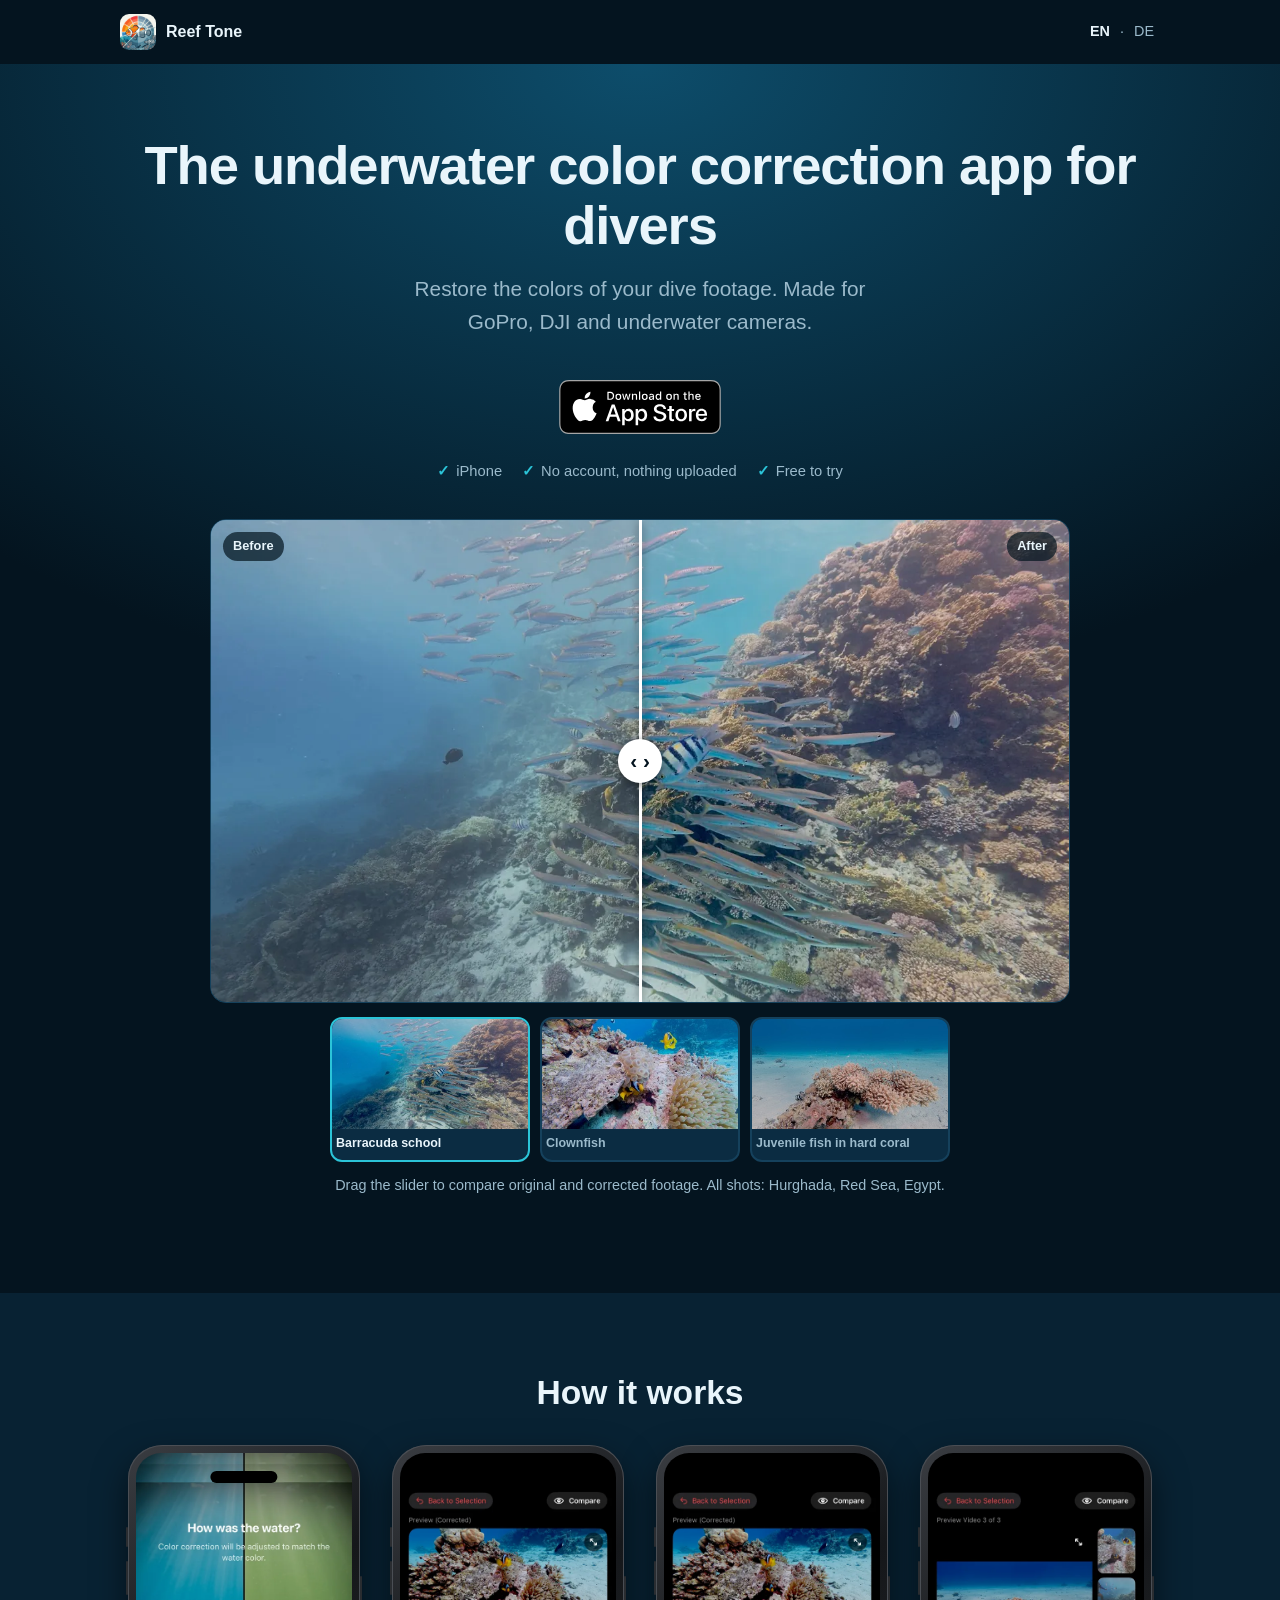
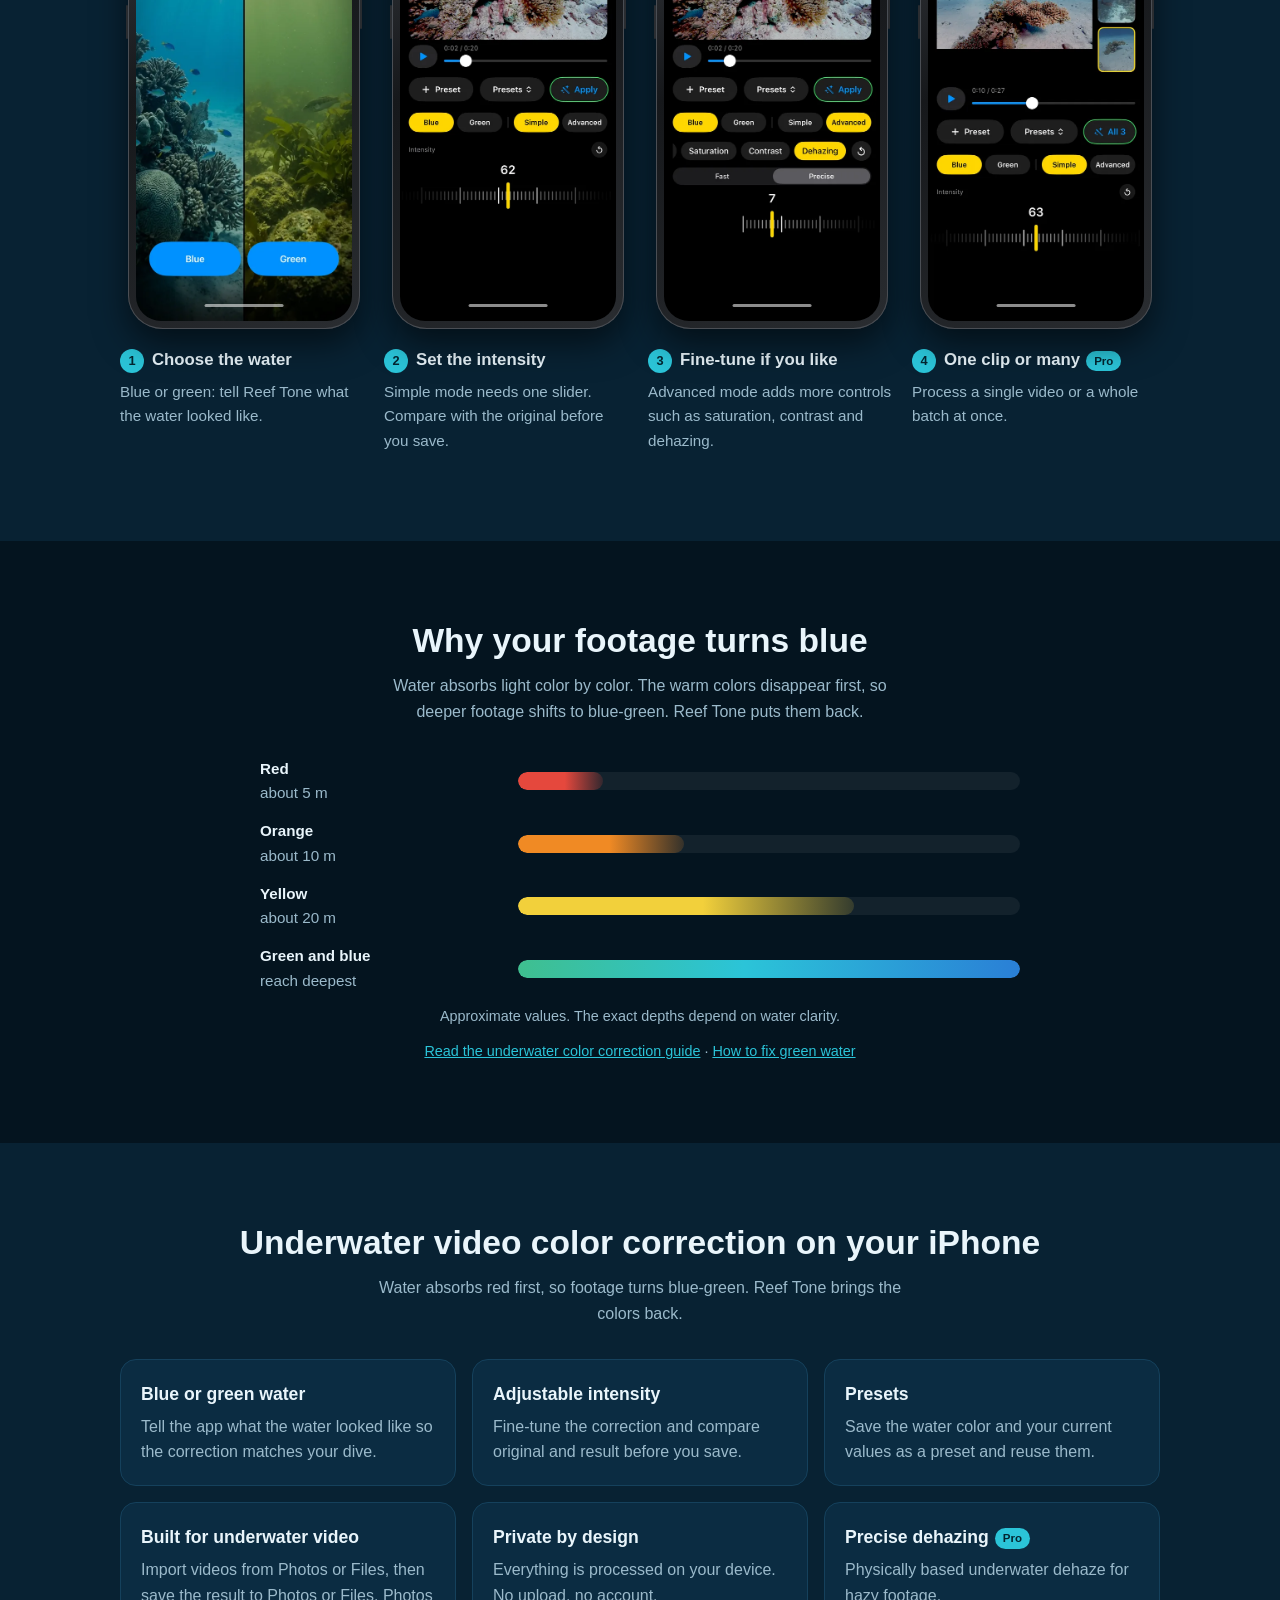
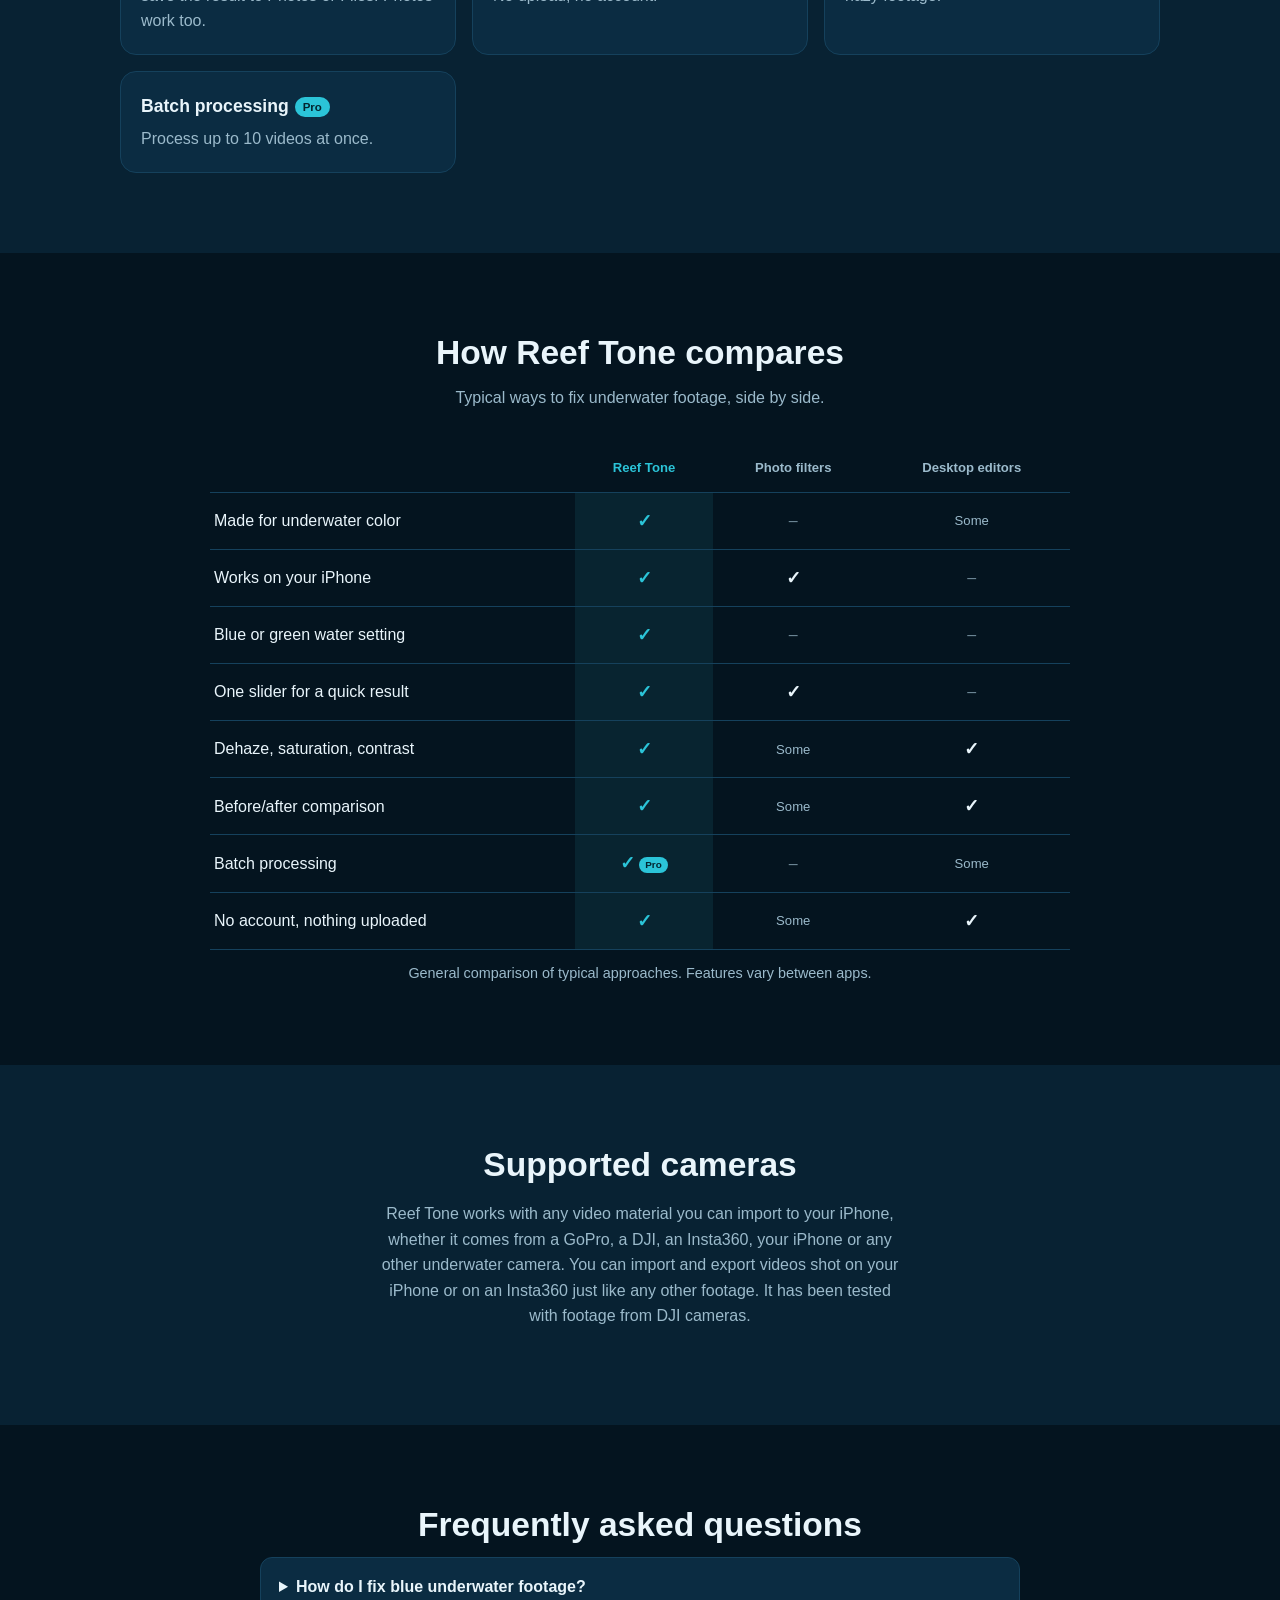
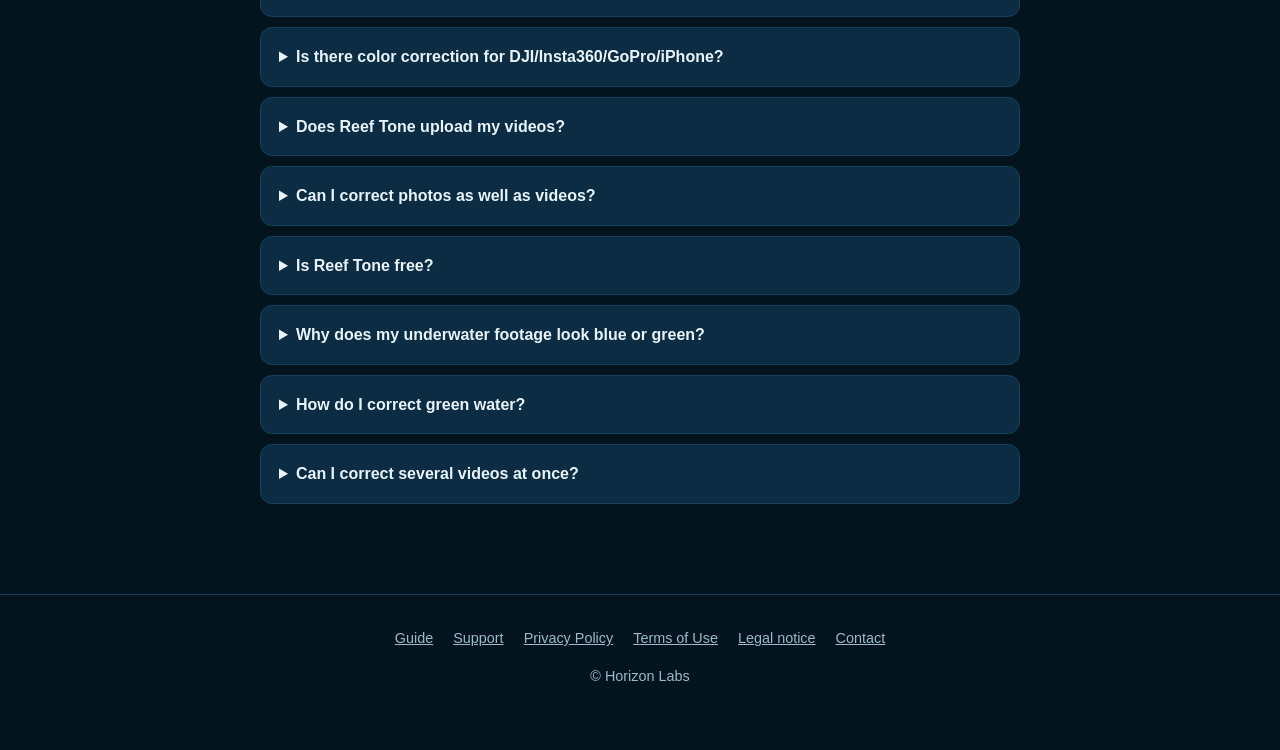
<file: index.html>
<!doctype html>
<html lang="en">
<head>
<meta charset="utf-8">
<meta name="viewport" content="width=device-width, initial-scale=1">
<title>Reef Tone – Underwater Color Correction App for Divers</title>
<meta name="description" content="Restore the colors of your dive footage with Reef Tone. Underwater video color correction for GoPro, DJI and underwater cameras, processed on your iPhone.">
<meta name="apple-itunes-app" content="app-id=6819774243, affiliate-data=pt=128971192&amp;ct=ReefTone_Landingpage">
<meta name="theme-color" content="#04141f">
<link rel="canonical" href="https://reeftone.app/">
<link rel="alternate" hreflang="en" href="https://reeftone.app/">
<link rel="alternate" hreflang="de" href="https://reeftone.app/de/">
<link rel="alternate" hreflang="x-default" href="https://reeftone.app/">
<meta property="og:type" content="website">
<meta property="og:site_name" content="Reef Tone">
<meta property="og:title" content="Reef Tone – Underwater Color Correction App for Divers">
<meta property="og:description" content="Restore the colors of your dive footage with Reef Tone. Underwater video color correction for GoPro, DJI and underwater cameras, processed on your iPhone.">
<meta property="og:url" content="https://reeftone.app/">
<meta property="og:image" content="https://reeftone.app/assets/og-en.jpg">
<meta property="og:image:width" content="1200">
<meta property="og:image:height" content="630">
<meta property="og:image:alt" content="Reef Tone: underwater footage before and after color correction">
<meta property="og:locale" content="en_US">
<meta property="og:locale:alternate" content="de_DE">
<meta name="twitter:card" content="summary_large_image">
<meta name="twitter:title" content="Reef Tone – Underwater Color Correction App for Divers">
<meta name="twitter:description" content="Restore the colors of your dive footage with Reef Tone. Underwater video color correction for GoPro, DJI and underwater cameras, processed on your iPhone.">
<meta name="twitter:image" content="https://reeftone.app/assets/og-en.jpg">
<script type="application/ld+json">
{
  "@context": "https://schema.org",
  "@graph": [
    {
      "@type": "SoftwareApplication",
      "name": "Reef Tone",
      "applicationCategory": "MultimediaApplication",
      "operatingSystem": "iOS",
      "description": "Underwater video color correction for divers. Choose blue or green water, adjust the intensity and save the result. Processed on your device.",
      "inLanguage": "en",
      "url": "https://reeftone.app/",
      "image": "https://reeftone.app/assets/app-icon-512.jpg",
      "installUrl": "https://apps.apple.com/app/id6819774243",
      "author": {
        "@type": "Organization",
        "name": "Horizon Labs"
      },
      "offers": {
        "@type": "Offer",
        "price": "0",
        "priceCurrency": "USD"
      },
      "screenshot": [
        "https://reeftone.app/assets/app-en-1.webp",
        "https://reeftone.app/assets/app-en-2.webp",
        "https://reeftone.app/assets/app-en-3.webp",
        "https://reeftone.app/assets/app-en-4.webp"
      ]
    },
    {
      "@type": "FAQPage",
      "inLanguage": "en",
      "mainEntity": [
        {
          "@type": "Question",
          "name": "How do I fix blue underwater footage?",
          "acceptedAnswer": {
            "@type": "Answer",
            "text": "Import your video, choose blue or green water, adjust the intensity and check the result with the before/after comparison. Water absorbs red light first, which is why untreated footage looks blue-green; Reef Tone compensates for that."
          }
        },
        {
          "@type": "Question",
          "name": "Is there color correction for DJI/Insta360/GoPro/iPhone?",
          "acceptedAnswer": {
            "@type": "Answer",
            "text": "Yes. Reef Tone works with any video material you import from Photos or Files, so it is not tied to one camera. It has been tested with footage from DJI cameras."
          }
        },
        {
          "@type": "Question",
          "name": "Does Reef Tone upload my videos?",
          "acceptedAnswer": {
            "@type": "Answer",
            "text": "No. Photos and videos are processed on your device. There is no upload and no account."
          }
        },
        {
          "@type": "Question",
          "name": "Can I correct photos as well as videos?",
          "acceptedAnswer": {
            "@type": "Answer",
            "text": "Reef Tone is designed primarily for underwater video, but you can import photos too. The result is saved to your photo library or Files only when you choose to save it."
          }
        },
        {
          "@type": "Question",
          "name": "Is Reef Tone free?",
          "acceptedAnswer": {
            "@type": "Answer",
            "text": "The free version is limited in the number of videos you can export. Reef Tone Pro unlocks unlimited videos, precise dehazing and batch processing, as a subscription or a one-time purchase. Current prices are shown in the App Store."
          }
        },
        {
          "@type": "Question",
          "name": "Why does my underwater footage look blue or green?",
          "acceptedAnswer": {
            "@type": "Answer",
            "text": "Water absorbs light color by color. Red disappears first (after about 5 m), then orange and yellow, so deeper footage shifts toward blue and green. Reef Tone compensates for the colors that were lost."
          }
        },
        {
          "@type": "Question",
          "name": "How do I correct green water?",
          "acceptedAnswer": {
            "@type": "Answer",
            "text": "Choose Green when the water looked green. Reef Tone then adapts the correction to green water. You can fine-tune the intensity and check the result with the before/after comparison before you save."
          }
        },
        {
          "@type": "Question",
          "name": "Can I correct several videos at once?",
          "acceptedAnswer": {
            "@type": "Answer",
            "text": "Yes. Reef Tone Pro lets you process up to 10 videos at once with batch processing."
          }
        }
      ]
    }
  ]
}
</script>
<link rel="icon" href="favicon.ico" sizes="any">
<link rel="icon" href="favicon-32.png" type="image/png" sizes="32x32">
<link rel="apple-touch-icon" href="apple-touch-icon.png">
<link rel="stylesheet" href="style.css?v=8">
</head>
<body>
<a class="skip" href="#main">Skip to content</a>

<header class="site-header">
  <div class="wrap">
    <a class="brand" href="./"><img src="assets/app-icon.jpg" width="36" height="36" alt="">Reef Tone</a>
    <p class="lang" style="margin:0"><a href="./" hreflang="en" lang="en" aria-current="true">EN</a> · <a href="de/" hreflang="de" lang="de">DE</a></p>
  </div>
</header>

<main id="main">
  <section class="hero" aria-labelledby="hero-title">
    <div class="wrap">
      <h1 id="hero-title">The underwater color correction app for divers</h1>
      <p class="subline">Restore the colors of your dive footage. Made for GoPro, DJI and underwater cameras.</p>
      <a class="store-badge" href="https://apps.apple.com/app/apple-store/id6819774243?pt=128971192&amp;ct=ReefTone_Landingpage&amp;mt=8"><img src="assets/app-store-badge-en.svg" width="162" height="54" alt="Download on the App Store"></a>
      <ul class="checks"><li>iPhone</li><li>No account, nothing uploaded</li><li>Free to try</li></ul>
      <div class="ba">
        <img class="ba-after" src="assets/after-1280.webp" srcset="assets/after-1280.webp 1280w, assets/after-1920.webp 1920w" sizes="(min-width: 900px) 860px, calc(100vw - 40px)" width="1920" height="1080" fetchpriority="high" alt="Reef with a school of barracuda, corrected with Reef Tone: clearer colors and contrast">
        <img class="ba-before" src="assets/before-1280.webp" srcset="assets/before-1280.webp 1280w, assets/before-1920.webp 1920w" sizes="(min-width: 900px) 860px, calc(100vw - 40px)" width="1920" height="1080" alt="Reef with a school of barracuda, original footage with a blue-gray cast and haze">
        <span class="tag l">Before</span><span class="tag r">After</span>
        <input type="range" min="0" max="100" value="50" aria-label="Before and after comparison">
      </div>

      <div class="thumbs" role="group" aria-label="Choose an example"><button type="button" class="thumb" data-before="assets/before" data-after="assets/after" data-alt-before="Reef with a school of barracuda, original footage with a blue-gray cast and haze" data-alt-after="Reef with a school of barracuda, corrected with Reef Tone: clearer colors and contrast" aria-pressed="true"><img src="assets/thumb-barracuda.jpg" width="160" height="90" alt=""><span>Barracuda school</span></button><button type="button" class="thumb" data-before="assets/ex-clown-before" data-after="assets/ex-clown-after" data-alt-before="Clownfish at an anemone, original footage with a blue-green cast" data-alt-after="Clownfish at an anemone, corrected with Reef Tone: natural colors restored" aria-pressed="false"><img src="assets/thumb-clown.jpg" width="160" height="90" alt=""><span>Clownfish</span></button><button type="button" class="thumb" data-before="assets/ex-juv-before" data-after="assets/ex-juv-after" data-alt-before="Juvenile fish above hard coral, original footage with a blue cast" data-alt-after="Juvenile fish above hard coral, corrected with Reef Tone: warm colors restored" aria-pressed="false"><img src="assets/thumb-juv.jpg" width="160" height="90" alt=""><span>Juvenile fish in hard coral</span></button></div>
      <p class="caption">Drag the slider to compare original and corrected footage. All shots: Hurghada, Red Sea, Egypt.</p>
    </div>
  </section>

  <section id="how" aria-labelledby="how-title">
    <div class="wrap">
      <h2 id="how-title">How it works</h2>
      <ol class="steps">
        <li class="step"><div class="phone"><i class="b1"></i><i class="b2"></i><i class="b3"></i><i class="pw"></i><img src="assets/app-en-1.webp?v=3" width="520" height="1127" loading="lazy" alt="Reef Tone asks "How was the water?" with the choices Blue and Green"></div><h3><span class="num">1</span>Choose the water</h3><p>Blue or green: tell Reef Tone what the water looked like.</p></li>
        <li class="step"><div class="phone"><i class="b1"></i><i class="b2"></i><i class="b3"></i><i class="pw"></i><img src="assets/app-en-2.webp?v=3" width="520" height="1127" loading="lazy" alt="Reef Tone preview of a clownfish scene with an intensity slider in simple mode"></div><h3><span class="num">2</span>Set the intensity</h3><p>Simple mode needs one slider. Compare with the original before you save.</p></li>
        <li class="step"><div class="phone"><i class="b1"></i><i class="b2"></i><i class="b3"></i><i class="pw"></i><img src="assets/app-en-3.webp?v=3" width="520" height="1127" loading="lazy" alt="Reef Tone advanced mode with dehazing controls"></div><h3><span class="num">3</span>Fine-tune if you like</h3><p>Advanced mode adds more controls such as saturation, contrast and dehazing.</p></li>
        <li class="step"><div class="phone"><i class="b1"></i><i class="b2"></i><i class="b3"></i><i class="pw"></i><img src="assets/app-en-4.webp?v=3" width="520" height="1127" loading="lazy" alt="Reef Tone batch preview, video 3 of 3, with an All 3 button"></div><h3><span class="num">4</span>One clip or many<span class="badge">Pro</span></h3><p>Process a single video or a whole batch at once.</p></li>
      </ol>
    </div>
  </section>

  <section id="why" aria-labelledby="why-title">
    <div class="wrap">
      <h2 id="why-title">Why your footage turns blue</h2>
      <p class="lead">Water absorbs light color by color. The warm colors disappear first, so deeper footage shifts to blue-green. Reef Tone puts them back.</p>
      <ul class="depth" aria-label="Depth">
        <li class="depth-row"><span class="depth-label"><strong>Red</strong> <span>about 5 m</span></span><span class="depth-track"><span class="depth-bar red" style="width:17%"></span></span></li>
        <li class="depth-row"><span class="depth-label"><strong>Orange</strong> <span>about 10 m</span></span><span class="depth-track"><span class="depth-bar orange" style="width:33%"></span></span></li>
        <li class="depth-row"><span class="depth-label"><strong>Yellow</strong> <span>about 20 m</span></span><span class="depth-track"><span class="depth-bar yellow" style="width:67%"></span></span></li>
        <li class="depth-row"><span class="depth-label"><strong>Green and blue</strong> <span>reach deepest</span></span><span class="depth-track"><span class="depth-bar blue" style="width:100%"></span></span></li>
      </ul>
      <p class="caption">Approximate values. The exact depths depend on water clarity.</p>
      <p class="caption"><a href="guide.html">Read the underwater color correction guide</a> · <a href="green-water.html">How to fix green water</a></p>
    </div>
  </section>

  <section id="features" aria-labelledby="features-title">
    <div class="wrap">
      <h2 id="features-title">Underwater video color correction on your iPhone</h2>
      <p class="lead">Water absorbs red first, so footage turns blue-green. Reef Tone brings the colors back.</p>
      <ul class="grid">
        <li class="card"><h3>Blue or green water</h3><p>Tell the app what the water looked like so the correction matches your dive.</p></li>
        <li class="card"><h3>Adjustable intensity</h3><p>Fine-tune the correction and compare original and result before you save.</p></li>
        <li class="card"><h3>Presets</h3><p>Save the water color and your current values as a preset and reuse them.</p></li>
        <li class="card"><h3>Built for underwater video</h3><p>Import videos from Photos or Files, then save the result to Photos or Files. Photos work too.</p></li>
        <li class="card"><h3>Private by design</h3><p>Everything is processed on your device. No upload, no account.</p></li>
        <li class="card"><h3>Precise dehazing<span class="badge">Pro</span></h3><p>Physically based underwater dehaze for hazy footage.</p></li>
        <li class="card"><h3>Batch processing<span class="badge">Pro</span></h3><p>Process up to 10 videos at once.</p></li>
      </ul>
    </div>
  </section>

  <section id="compare-table" aria-labelledby="cmp-title">
    <div class="wrap">
      <h2 id="cmp-title">How Reef Tone compares</h2>
      <p class="lead">Typical ways to fix underwater footage, side by side.</p>
      <div class="table-wrap">
        <table class="cmp">
          <caption class="sr">Comparison</caption>
          <thead><tr><td></td><th scope="col" class="us">Reef Tone</th><th scope="col">Photo filters</th><th scope="col">Desktop editors</th></tr></thead>
          <tbody>
          <tr><th scope="row">Made for underwater color</th><td class="y" aria-label="Yes">&#10003;</td><td class="n" aria-label="No">&ndash;</td><td class="s">Some</td></tr>
          <tr><th scope="row">Works on your iPhone</th><td class="y" aria-label="Yes">&#10003;</td><td class="y" aria-label="Yes">&#10003;</td><td class="n" aria-label="No">&ndash;</td></tr>
          <tr><th scope="row">Blue or green water setting</th><td class="y" aria-label="Yes">&#10003;</td><td class="n" aria-label="No">&ndash;</td><td class="n" aria-label="No">&ndash;</td></tr>
          <tr><th scope="row">One slider for a quick result</th><td class="y" aria-label="Yes">&#10003;</td><td class="y" aria-label="Yes">&#10003;</td><td class="n" aria-label="No">&ndash;</td></tr>
          <tr><th scope="row">Dehaze, saturation, contrast</th><td class="y" aria-label="Yes">&#10003;</td><td class="s">Some</td><td class="y" aria-label="Yes">&#10003;</td></tr>
          <tr><th scope="row">Before/after comparison</th><td class="y" aria-label="Yes">&#10003;</td><td class="s">Some</td><td class="y" aria-label="Yes">&#10003;</td></tr>
          <tr><th scope="row">Batch processing</th><td class="y" aria-label="Yes">&#10003;<span class="badge">Pro</span></td><td class="n" aria-label="No">&ndash;</td><td class="s">Some</td></tr>
          <tr><th scope="row">No account, nothing uploaded</th><td class="y" aria-label="Yes">&#10003;</td><td class="s">Some</td><td class="y" aria-label="Yes">&#10003;</td></tr>
          </tbody>
        </table>
      </div>
      <p class="caption">General comparison of typical approaches. Features vary between apps.</p>
    </div>
  </section>

  <section id="cameras" aria-labelledby="cameras-title">
    <div class="wrap">
      <h2 id="cameras-title">Supported cameras</h2>
      <div class="cameras">
        <p>Reef Tone works with any video material you can import to your iPhone, whether it comes from a GoPro, a DJI, an Insta360, your iPhone or any other underwater camera. You can import and export videos shot on your iPhone or on an Insta360 just like any other footage. It has been tested with footage from DJI cameras.</p>
      </div>
    </div>
  </section>

  <section id="faq" aria-labelledby="faq-title">
    <div class="wrap">
      <h2 id="faq-title">Frequently asked questions</h2>
      <div class="faq">
        <details><summary>How do I fix blue underwater footage?</summary><p>Import your video, choose blue or green water, adjust the intensity and check the result with the before/after comparison. Water absorbs red light first, which is why untreated footage looks blue-green; Reef Tone compensates for that.</p></details>
        <details><summary>Is there color correction for DJI/Insta360/GoPro/iPhone?</summary><p>Yes. Reef Tone works with any video material you import from Photos or Files, so it is not tied to one camera. It has been tested with footage from DJI cameras. <a href="dji-osmo-action.html">DJI Osmo Action guide</a>. <a href="gopro.html">GoPro guide</a>.</p></details>
        <details><summary>Does Reef Tone upload my videos?</summary><p>No. Photos and videos are processed on your device. There is no upload and no account.</p></details>
        <details><summary>Can I correct photos as well as videos?</summary><p>Reef Tone is designed primarily for underwater video, but you can import photos too. The result is saved to your photo library or Files only when you choose to save it.</p></details>
        <details><summary>Is Reef Tone free?</summary><p>The free version is limited in the number of videos you can export. Reef Tone Pro unlocks unlimited videos, precise dehazing and batch processing, as a subscription or a one-time purchase. Current prices are shown in the App Store.</p></details>
        <details><summary>Why does my underwater footage look blue or green?</summary><p>Water absorbs light color by color. Red disappears first (after about 5 m), then orange and yellow, so deeper footage shifts toward blue and green. Reef Tone compensates for the colors that were lost.</p></details>
        <details><summary>How do I correct green water?</summary><p>Choose Green when the water looked green. Reef Tone then adapts the correction to green water. You can fine-tune the intensity and check the result with the before/after comparison before you save. <a href="green-water.html">Read the guide</a>.</p></details>
        <details><summary>Can I correct several videos at once?</summary><p>Yes. Reef Tone Pro lets you process up to 10 videos at once with batch processing.</p></details>
      </div>
    </div>
  </section>
</main>

<footer class="site-footer">
  <div class="wrap">
    <nav aria-label="Legal">
      <a href="guide.html">Guide</a>
      <a href="support.html">Support</a>
      <a href="https://horizonlabsdev.github.io/ReefTone/privacy.html">Privacy Policy</a>
      <a href="https://horizonlabsdev.github.io/ReefTone/terms.html">Terms of Use</a>
      <a href="impressum.html">Legal notice</a>
      <a href="mailto:horizonlabs.dev@gmail.com">Contact</a>
    </nav>
    <p>&copy; Horizon Labs</p>
  </div>
</footer>
<script>
document.querySelectorAll('.ba').forEach(function (el) {
  var r = el.querySelector('input');
  r.addEventListener('input', function () { el.style.setProperty('--pos', r.value + '%'); });
});
document.querySelectorAll('.thumb').forEach(function (btn) {
  btn.addEventListener('click', function () {
    var ba = document.querySelector('.ba'), a = ba.querySelector('.ba-after'), b = ba.querySelector('.ba-before');
    var d = btn.dataset;
    a.src = d.after + '-1280.webp'; a.srcset = d.after + '-1280.webp 1280w, ' + d.after + '-1920.webp 1920w'; a.alt = d.altAfter;
    b.src = d.before + '-1280.webp'; b.srcset = d.before + '-1280.webp 1280w, ' + d.before + '-1920.webp 1920w'; b.alt = d.altBefore;
    document.querySelectorAll('.thumb').forEach(function (t) { t.setAttribute('aria-pressed', t === btn ? 'true' : 'false'); });
  });
});
</script>
</body>
</html>
</file>
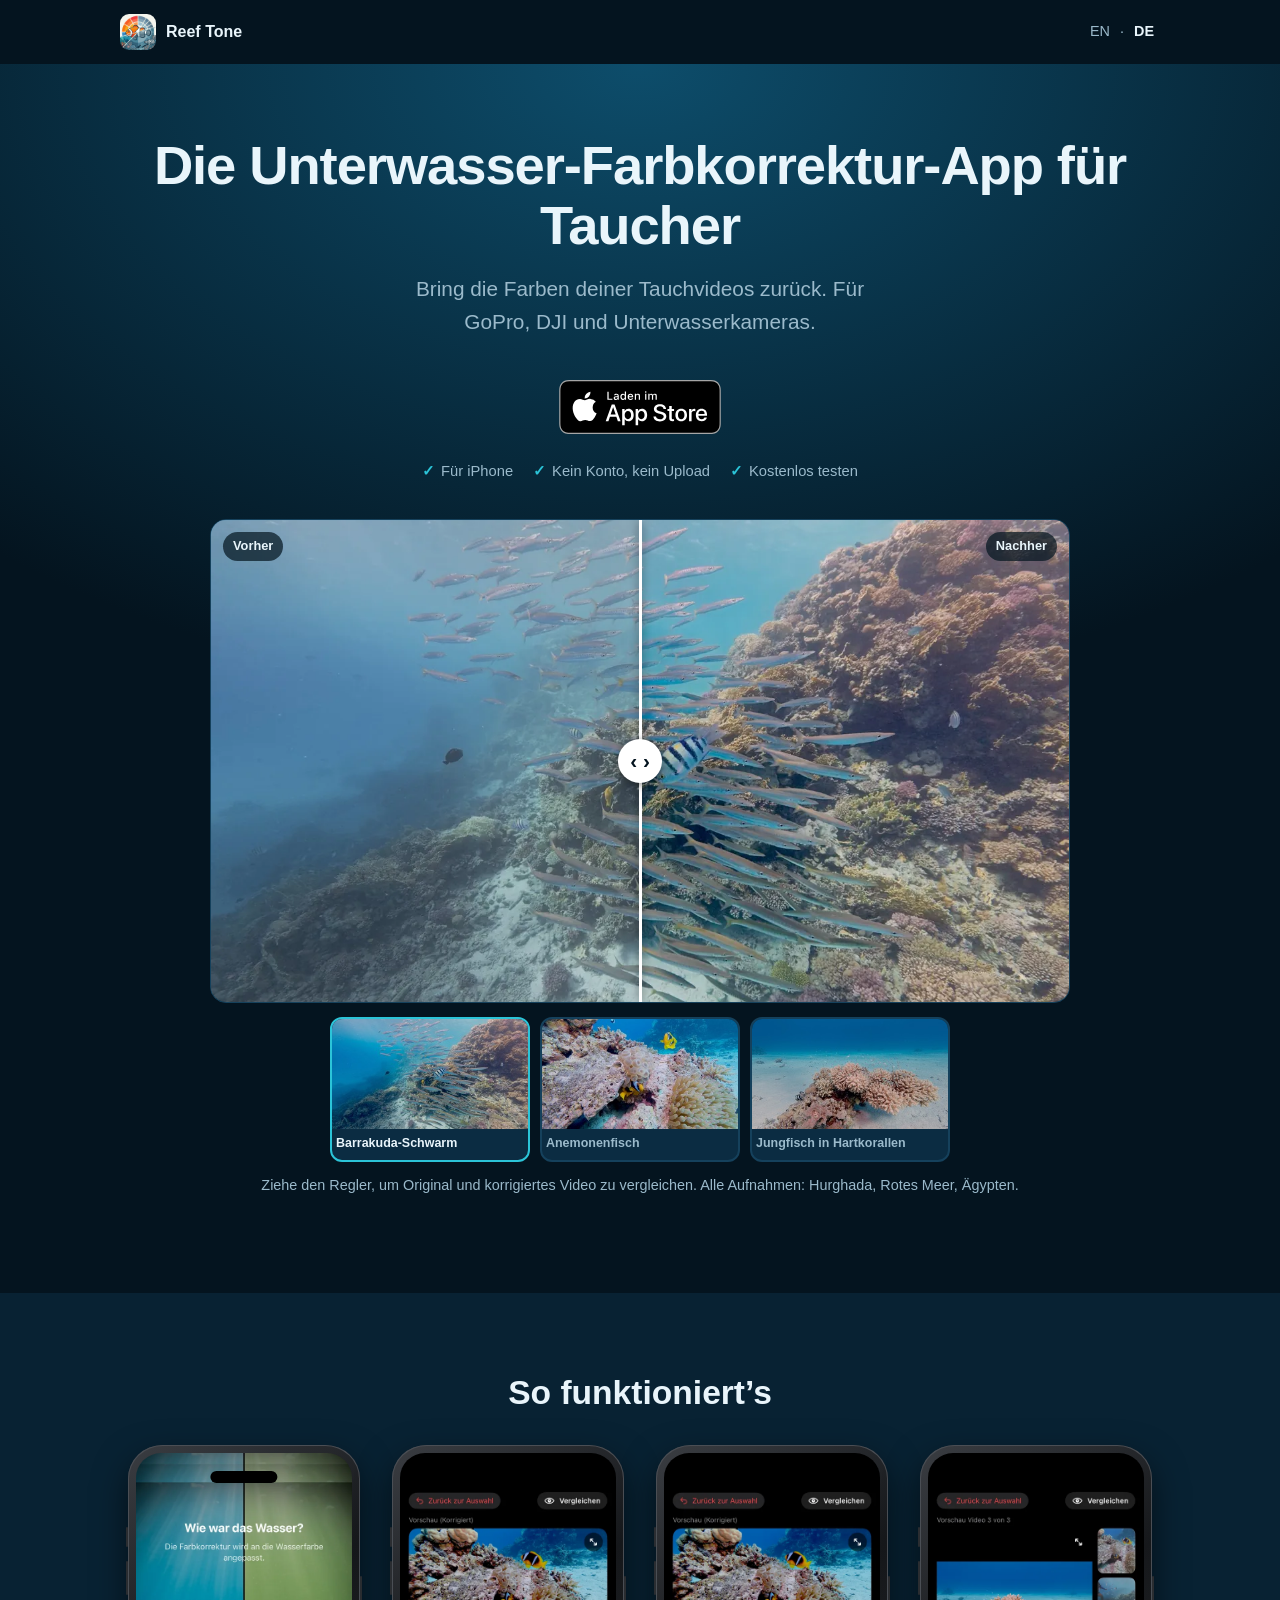
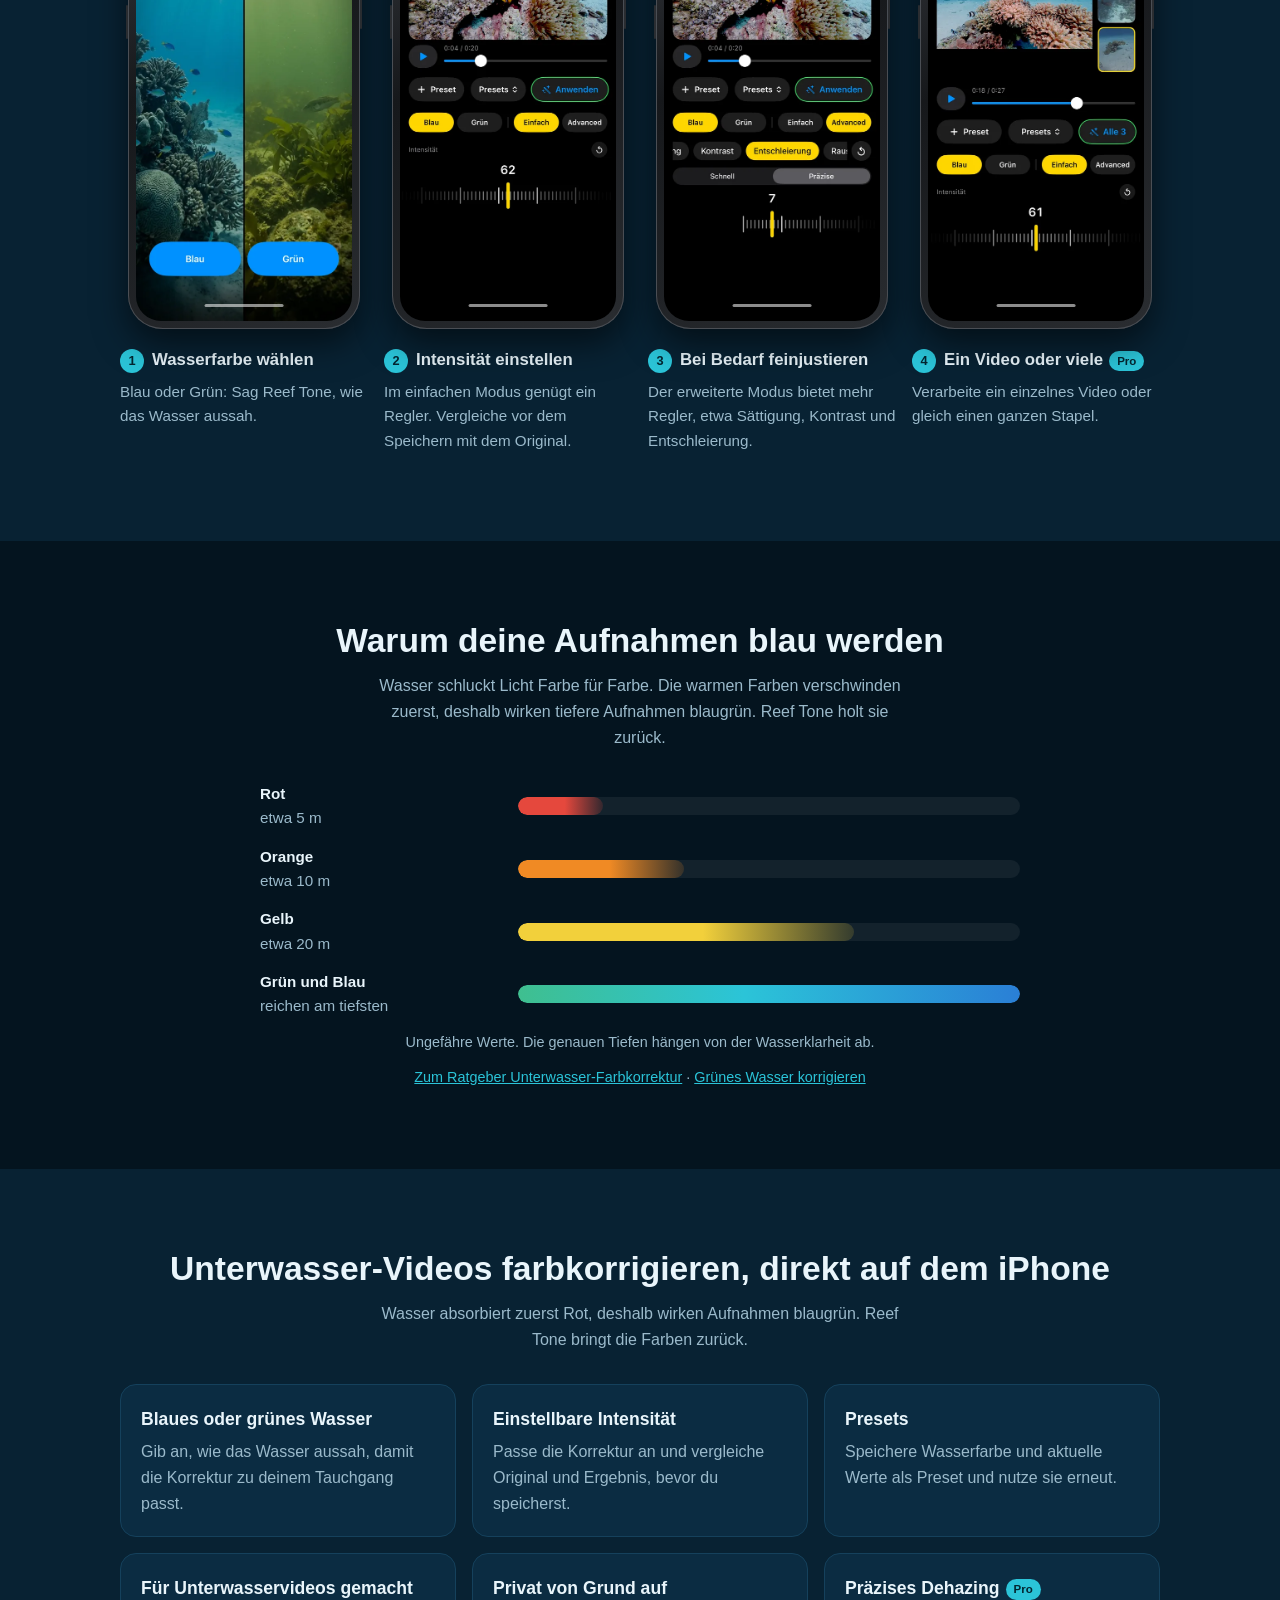
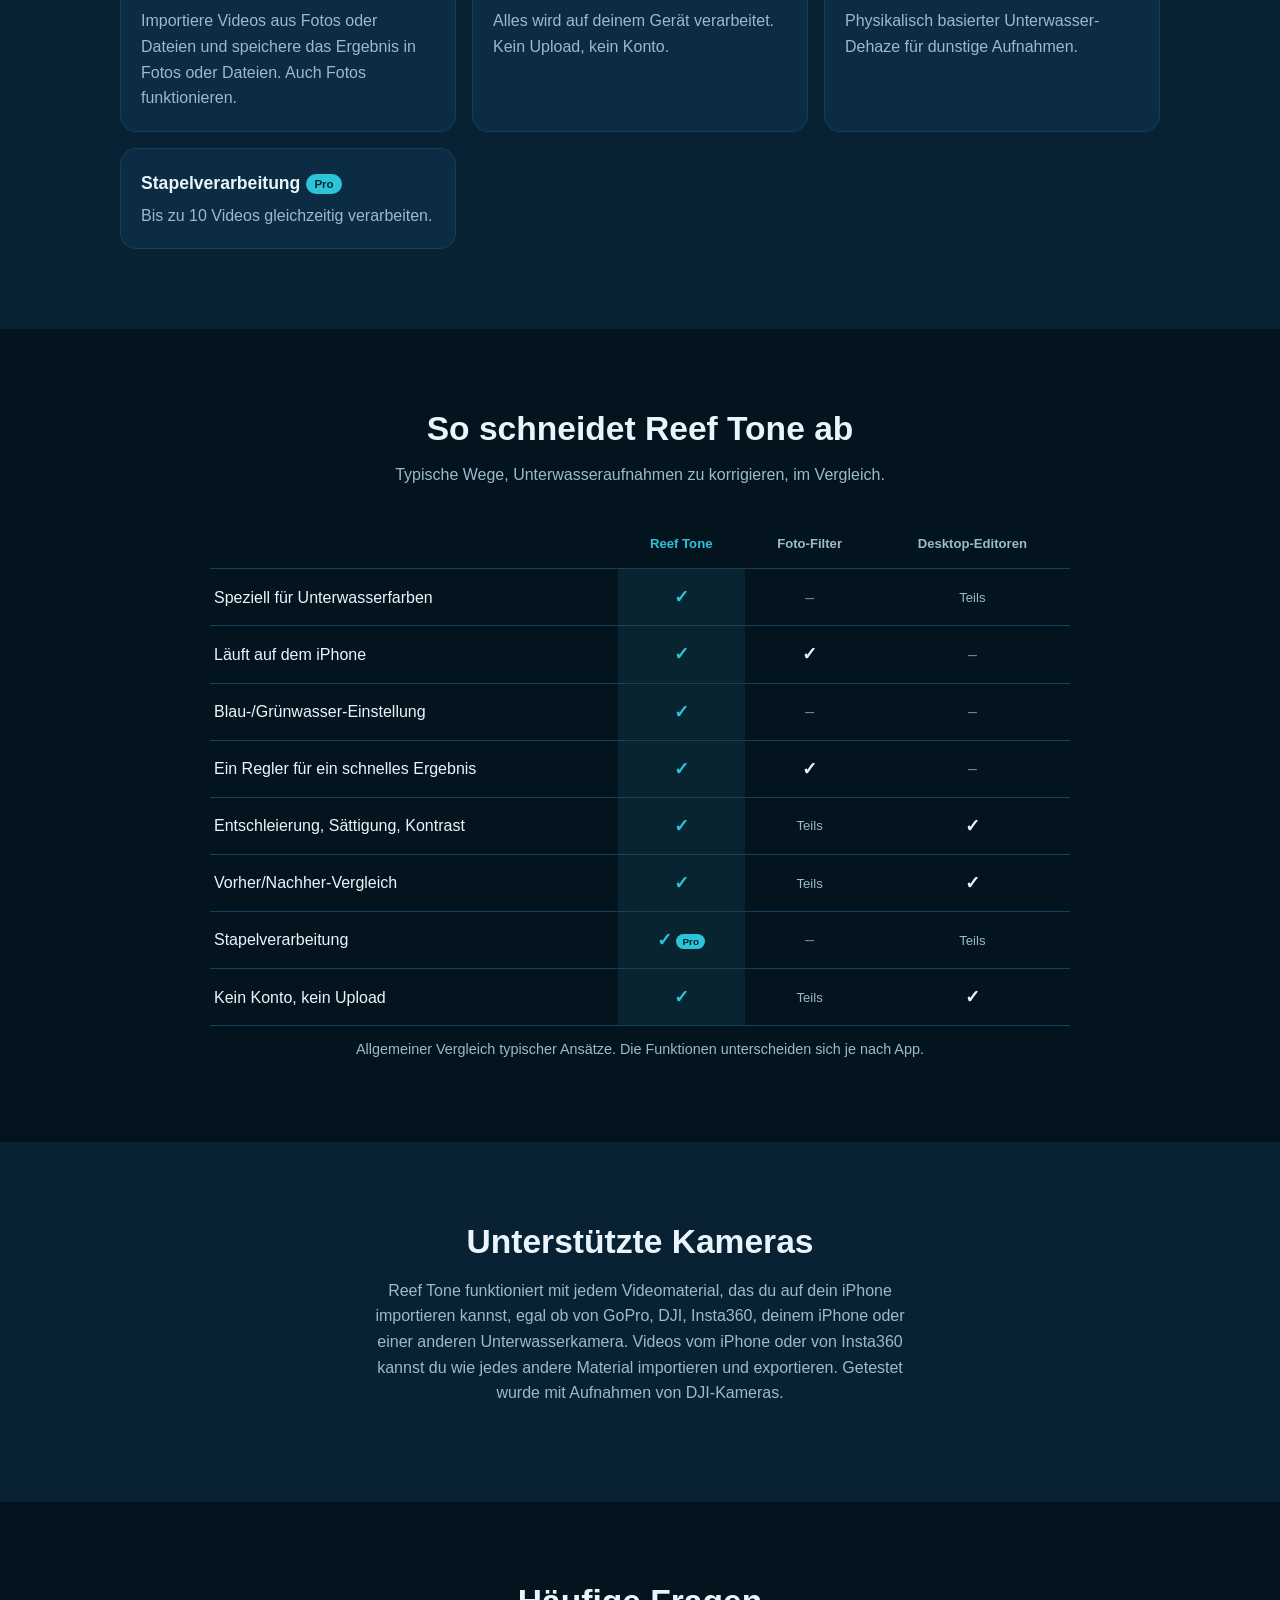
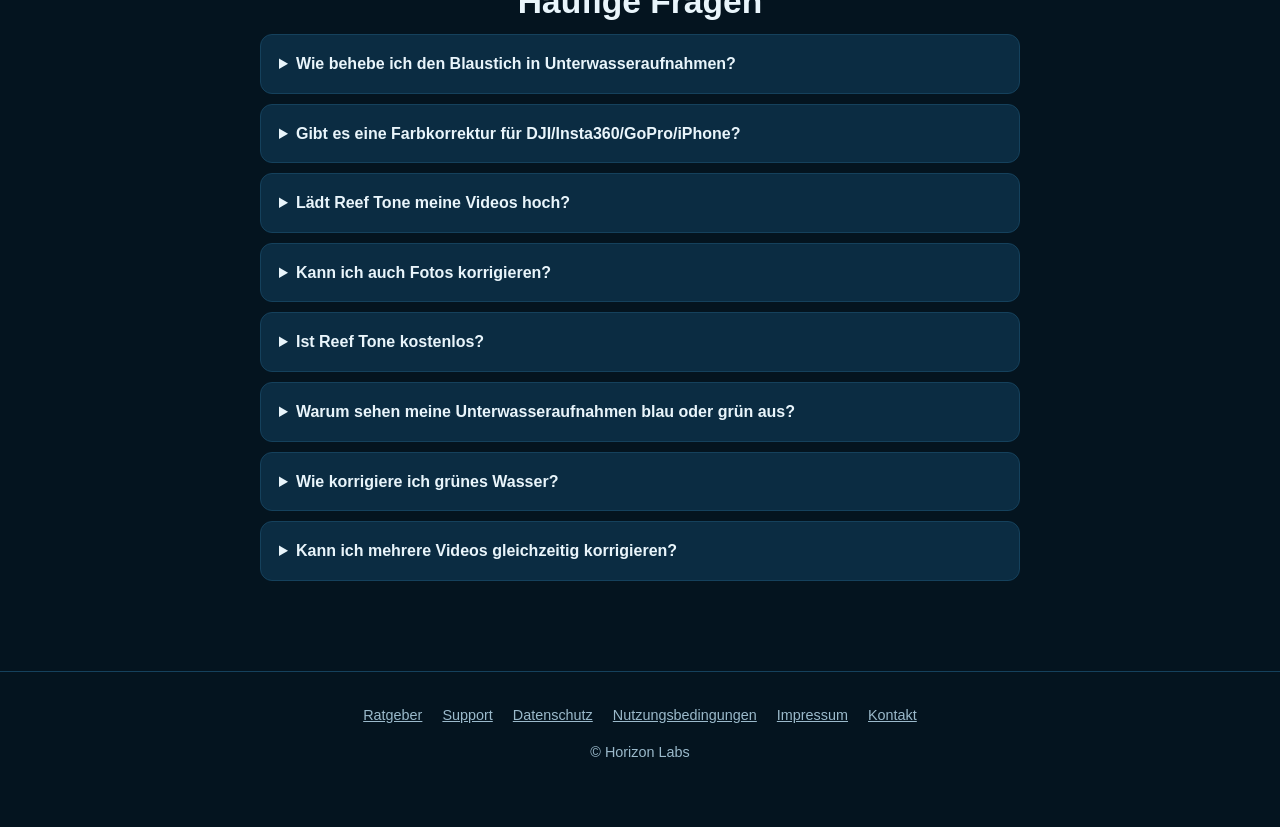
<file: de/index.html>
<!doctype html>
<html lang="de">
<head>
<meta charset="utf-8">
<meta name="viewport" content="width=device-width, initial-scale=1">
<title>Reef Tone – Unterwasser-Farbkorrektur-App für Taucher</title>
<meta name="description" content="Bring die Farben deiner Tauchvideos zurück. Reef Tone korrigiert Unterwasser-Videos von GoPro, DJI und Unterwasserkameras direkt auf dem iPhone.">
<meta name="apple-itunes-app" content="app-id=6819774243, affiliate-data=pt=128971192&amp;ct=ReefTone_Landingpage">
<meta name="theme-color" content="#04141f">
<link rel="canonical" href="https://reeftone.app/de/">
<link rel="alternate" hreflang="en" href="https://reeftone.app/">
<link rel="alternate" hreflang="de" href="https://reeftone.app/de/">
<link rel="alternate" hreflang="x-default" href="https://reeftone.app/">
<meta property="og:type" content="website">
<meta property="og:site_name" content="Reef Tone">
<meta property="og:title" content="Reef Tone – Unterwasser-Farbkorrektur-App für Taucher">
<meta property="og:description" content="Bring die Farben deiner Tauchvideos zurück. Reef Tone korrigiert Unterwasser-Videos von GoPro, DJI und Unterwasserkameras direkt auf dem iPhone.">
<meta property="og:url" content="https://reeftone.app/de/">
<meta property="og:image" content="https://reeftone.app/assets/og-de.jpg">
<meta property="og:image:width" content="1200">
<meta property="og:image:height" content="630">
<meta property="og:image:alt" content="Reef Tone: Unterwasseraufnahme vor und nach der Farbkorrektur">
<meta property="og:locale" content="de_DE">
<meta property="og:locale:alternate" content="en_US">
<meta name="twitter:card" content="summary_large_image">
<meta name="twitter:title" content="Reef Tone – Unterwasser-Farbkorrektur-App für Taucher">
<meta name="twitter:description" content="Bring die Farben deiner Tauchvideos zurück. Reef Tone korrigiert Unterwasser-Videos von GoPro, DJI und Unterwasserkameras direkt auf dem iPhone.">
<meta name="twitter:image" content="https://reeftone.app/assets/og-de.jpg">
<script type="application/ld+json">
{
  "@context": "https://schema.org",
  "@graph": [
    {
      "@type": "SoftwareApplication",
      "name": "Reef Tone",
      "applicationCategory": "MultimediaApplication",
      "operatingSystem": "iOS",
      "description": "Farbkorrektur für Unterwasservideos von Tauchern. Wähle blaues oder grünes Wasser, stelle die Intensität ein und speichere das Ergebnis. Verarbeitung auf deinem Gerät.",
      "inLanguage": "de",
      "url": "https://reeftone.app/de/",
      "image": "https://reeftone.app/assets/app-icon-512.jpg",
      "installUrl": "https://apps.apple.com/app/id6819774243",
      "author": {
        "@type": "Organization",
        "name": "Horizon Labs"
      },
      "offers": {
        "@type": "Offer",
        "price": "0",
        "priceCurrency": "USD"
      },
      "screenshot": [
        "https://reeftone.app/assets/app-de-1.webp",
        "https://reeftone.app/assets/app-de-2.webp",
        "https://reeftone.app/assets/app-de-3.webp",
        "https://reeftone.app/assets/app-de-4.webp"
      ]
    },
    {
      "@type": "FAQPage",
      "inLanguage": "de",
      "mainEntity": [
        {
          "@type": "Question",
          "name": "Wie behebe ich den Blaustich in Unterwasseraufnahmen?",
          "acceptedAnswer": {
            "@type": "Answer",
            "text": "Importiere dein Video, wähle blaues oder grünes Wasser, stelle die Intensität ein und prüfe das Ergebnis im Vorher-Nachher-Vergleich. Wasser absorbiert zuerst rotes Licht, deshalb wirken unbearbeitete Aufnahmen blaugrün; Reef Tone gleicht das aus."
          }
        },
        {
          "@type": "Question",
          "name": "Gibt es eine Farbkorrektur für DJI/Insta360/GoPro/iPhone?",
          "acceptedAnswer": {
            "@type": "Answer",
            "text": "Ja. Reef Tone funktioniert mit jedem Videomaterial, das du aus Fotos oder Dateien importierst, und ist daher nicht an eine Kamera gebunden. Getestet wurde mit Aufnahmen von DJI-Kameras."
          }
        },
        {
          "@type": "Question",
          "name": "Lädt Reef Tone meine Videos hoch?",
          "acceptedAnswer": {
            "@type": "Answer",
            "text": "Nein. Fotos und Videos werden auf deinem Gerät verarbeitet. Es gibt keinen Upload und kein Konto."
          }
        },
        {
          "@type": "Question",
          "name": "Kann ich auch Fotos korrigieren?",
          "acceptedAnswer": {
            "@type": "Answer",
            "text": "Reef Tone ist primär auf Unterwasservideos ausgelegt, du kannst aber auch Fotos importieren. Das Ergebnis wird nur gespeichert, wenn du es selbst in deiner Fotomediathek oder in Dateien sicherst."
          }
        },
        {
          "@type": "Question",
          "name": "Ist Reef Tone kostenlos?",
          "acceptedAnswer": {
            "@type": "Answer",
            "text": "Die kostenlose Version ist in der Anzahl exportierbarer Videos begrenzt. Reef Tone Pro schaltet unbegrenzte Videos, präzises Dehazing und Stapelverarbeitung frei, als Abo oder Einmalkauf. Aktuelle Preise findest du im App Store."
          }
        },
        {
          "@type": "Question",
          "name": "Warum sehen meine Unterwasseraufnahmen blau oder grün aus?",
          "acceptedAnswer": {
            "@type": "Answer",
            "text": "Wasser schluckt Licht Farbe für Farbe. Rot verschwindet zuerst (nach etwa 5 m), danach Orange und Gelb, deshalb wirken tiefere Aufnahmen blaugrün. Reef Tone gleicht die verlorenen Farben aus."
          }
        },
        {
          "@type": "Question",
          "name": "Wie korrigiere ich grünes Wasser?",
          "acceptedAnswer": {
            "@type": "Answer",
            "text": "Wähle Grün, wenn das Wasser grün aussah. Reef Tone passt die Korrektur dann an grünes Wasser an. Du kannst die Intensität feinjustieren und das Ergebnis vor dem Speichern mit dem Vorher/Nachher-Vergleich prüfen."
          }
        },
        {
          "@type": "Question",
          "name": "Kann ich mehrere Videos gleichzeitig korrigieren?",
          "acceptedAnswer": {
            "@type": "Answer",
            "text": "Ja. Mit Reef Tone Pro verarbeitest du bis zu 10 Videos auf einmal im Stapel."
          }
        }
      ]
    }
  ]
}
</script>
<link rel="icon" href="../favicon.ico" sizes="any">
<link rel="icon" href="../favicon-32.png" type="image/png" sizes="32x32">
<link rel="apple-touch-icon" href="../apple-touch-icon.png">
<link rel="stylesheet" href="../style.css?v=8">
</head>
<body>
<a class="skip" href="#main">Zum Inhalt springen</a>

<header class="site-header">
  <div class="wrap">
    <a class="brand" href="./"><img src="../assets/app-icon.jpg" width="36" height="36" alt="">Reef Tone</a>
    <p class="lang" style="margin:0"><a href="../" hreflang="en" lang="en">EN</a> · <a href="./" hreflang="de" lang="de" aria-current="true">DE</a></p>
  </div>
</header>

<main id="main">
  <section class="hero" aria-labelledby="hero-title">
    <div class="wrap">
      <h1 id="hero-title">Die Unterwasser-Farbkorrektur-App für Taucher</h1>
      <p class="subline">Bring die Farben deiner Tauchvideos zurück. Für GoPro, DJI und Unterwasserkameras.</p>
      <a class="store-badge" href="https://apps.apple.com/de/app/apple-store/id6819774243?pt=128971192&amp;ct=ReefTone_Landingpage&amp;mt=8"><img src="../assets/app-store-badge-de.svg" width="162" height="54" alt="Laden im App Store"></a>
      <ul class="checks"><li>Für iPhone</li><li>Kein Konto, kein Upload</li><li>Kostenlos testen</li></ul>
      <div class="ba">
        <img class="ba-after" src="../assets/after-1280.webp" srcset="../assets/after-1280.webp 1280w, ../assets/after-1920.webp 1920w" sizes="(min-width: 900px) 860px, calc(100vw - 40px)" width="1920" height="1080" fetchpriority="high" alt="Riff mit einem Barrakuda-Schwarm, mit Reef Tone korrigiert: klarere Farben und mehr Kontrast">
        <img class="ba-before" src="../assets/before-1280.webp" srcset="../assets/before-1280.webp 1280w, ../assets/before-1920.webp 1920w" sizes="(min-width: 900px) 860px, calc(100vw - 40px)" width="1920" height="1080" alt="Riff mit einem Barrakuda-Schwarm, Originalaufnahme mit Blaugrau-Stich und Dunst">
        <span class="tag l">Vorher</span><span class="tag r">Nachher</span>
        <input type="range" min="0" max="100" value="50" aria-label="Vorher-Nachher-Vergleich">
      </div>

      <div class="thumbs" role="group" aria-label="Beispiel wählen"><button type="button" class="thumb" data-before="../assets/before" data-after="../assets/after" data-alt-before="Riff mit einem Barrakuda-Schwarm, Originalaufnahme mit Blaugrau-Stich und Dunst" data-alt-after="Riff mit einem Barrakuda-Schwarm, mit Reef Tone korrigiert: klarere Farben und mehr Kontrast" aria-pressed="true"><img src="../assets/thumb-barracuda.jpg" width="160" height="90" alt=""><span>Barrakuda-Schwarm</span></button><button type="button" class="thumb" data-before="../assets/ex-clown-before" data-after="../assets/ex-clown-after" data-alt-before="Anemonenfisch an einer Anemone, Originalaufnahme mit Blaugrün-Stich" data-alt-after="Anemonenfisch an einer Anemone, mit Reef Tone korrigiert: natürliche Farben zurück" aria-pressed="false"><img src="../assets/thumb-clown.jpg" width="160" height="90" alt=""><span>Anemonenfisch</span></button><button type="button" class="thumb" data-before="../assets/ex-juv-before" data-after="../assets/ex-juv-after" data-alt-before="Jungfisch über Hartkorallen, Originalaufnahme mit Blaustich" data-alt-after="Jungfisch über Hartkorallen, mit Reef Tone korrigiert: warme Farben zurück" aria-pressed="false"><img src="../assets/thumb-juv.jpg" width="160" height="90" alt=""><span>Jungfisch in Hartkorallen</span></button></div>
      <p class="caption">Ziehe den Regler, um Original und korrigiertes Video zu vergleichen. Alle Aufnahmen: Hurghada, Rotes Meer, Ägypten.</p>
    </div>
  </section>

  <section id="how" aria-labelledby="how-title">
    <div class="wrap">
      <h2 id="how-title">So funktioniert’s</h2>
      <ol class="steps">
        <li class="step"><div class="phone"><i class="b1"></i><i class="b2"></i><i class="b3"></i><i class="pw"></i><img src="../assets/app-de-1.webp?v=3" width="520" height="1127" loading="lazy" alt="Reef Tone fragt „Wie war das Wasser?“ mit den Auswahlfeldern Blau und Grün"></div><h3><span class="num">1</span>Wasserfarbe wählen</h3><p>Blau oder Grün: Sag Reef Tone, wie das Wasser aussah.</p></li>
        <li class="step"><div class="phone"><i class="b1"></i><i class="b2"></i><i class="b3"></i><i class="pw"></i><img src="../assets/app-de-2.webp?v=3" width="520" height="1127" loading="lazy" alt="Reef-Tone-Vorschau einer Anemonenfisch-Szene mit Intensitätsregler im einfachen Modus"></div><h3><span class="num">2</span>Intensität einstellen</h3><p>Im einfachen Modus genügt ein Regler. Vergleiche vor dem Speichern mit dem Original.</p></li>
        <li class="step"><div class="phone"><i class="b1"></i><i class="b2"></i><i class="b3"></i><i class="pw"></i><img src="../assets/app-de-3.webp?v=3" width="520" height="1127" loading="lazy" alt="Reef Tone im erweiterten Modus mit Reglern für Entschleierung"></div><h3><span class="num">3</span>Bei Bedarf feinjustieren</h3><p>Der erweiterte Modus bietet mehr Regler, etwa Sättigung, Kontrast und Entschleierung.</p></li>
        <li class="step"><div class="phone"><i class="b1"></i><i class="b2"></i><i class="b3"></i><i class="pw"></i><img src="../assets/app-de-4.webp?v=3" width="520" height="1127" loading="lazy" alt="Reef-Tone-Stapelvorschau, Video 3 von 3, mit der Schaltfläche Alle 3"></div><h3><span class="num">4</span>Ein Video oder viele<span class="badge">Pro</span></h3><p>Verarbeite ein einzelnes Video oder gleich einen ganzen Stapel.</p></li>
      </ol>
    </div>
  </section>

  <section id="why" aria-labelledby="why-title">
    <div class="wrap">
      <h2 id="why-title">Warum deine Aufnahmen blau werden</h2>
      <p class="lead">Wasser schluckt Licht Farbe für Farbe. Die warmen Farben verschwinden zuerst, deshalb wirken tiefere Aufnahmen blaugrün. Reef Tone holt sie zurück.</p>
      <ul class="depth" aria-label="Tiefe">
        <li class="depth-row"><span class="depth-label"><strong>Rot</strong> <span>etwa 5 m</span></span><span class="depth-track"><span class="depth-bar red" style="width:17%"></span></span></li>
        <li class="depth-row"><span class="depth-label"><strong>Orange</strong> <span>etwa 10 m</span></span><span class="depth-track"><span class="depth-bar orange" style="width:33%"></span></span></li>
        <li class="depth-row"><span class="depth-label"><strong>Gelb</strong> <span>etwa 20 m</span></span><span class="depth-track"><span class="depth-bar yellow" style="width:67%"></span></span></li>
        <li class="depth-row"><span class="depth-label"><strong>Grün und Blau</strong> <span>reichen am tiefsten</span></span><span class="depth-track"><span class="depth-bar blue" style="width:100%"></span></span></li>
      </ul>
      <p class="caption">Ungefähre Werte. Die genauen Tiefen hängen von der Wasserklarheit ab.</p>
      <p class="caption"><a href="unterwasser-farbkorrektur.html">Zum Ratgeber Unterwasser-Farbkorrektur</a> · <a href="gruenes-wasser.html">Grünes Wasser korrigieren</a></p>
    </div>
  </section>

  <section id="features" aria-labelledby="features-title">
    <div class="wrap">
      <h2 id="features-title">Unterwasser-Videos farbkorrigieren, direkt auf dem iPhone</h2>
      <p class="lead">Wasser absorbiert zuerst Rot, deshalb wirken Aufnahmen blaugrün. Reef Tone bringt die Farben zurück.</p>
      <ul class="grid">
        <li class="card"><h3>Blaues oder grünes Wasser</h3><p>Gib an, wie das Wasser aussah, damit die Korrektur zu deinem Tauchgang passt.</p></li>
        <li class="card"><h3>Einstellbare Intensität</h3><p>Passe die Korrektur an und vergleiche Original und Ergebnis, bevor du speicherst.</p></li>
        <li class="card"><h3>Presets</h3><p>Speichere Wasserfarbe und aktuelle Werte als Preset und nutze sie erneut.</p></li>
        <li class="card"><h3>Für Unterwasservideos gemacht</h3><p>Importiere Videos aus Fotos oder Dateien und speichere das Ergebnis in Fotos oder Dateien. Auch Fotos funktionieren.</p></li>
        <li class="card"><h3>Privat von Grund auf</h3><p>Alles wird auf deinem Gerät verarbeitet. Kein Upload, kein Konto.</p></li>
        <li class="card"><h3>Präzises Dehazing<span class="badge">Pro</span></h3><p>Physikalisch basierter Unterwasser-Dehaze für dunstige Aufnahmen.</p></li>
        <li class="card"><h3>Stapelverarbeitung<span class="badge">Pro</span></h3><p>Bis zu 10 Videos gleichzeitig verarbeiten.</p></li>
      </ul>
    </div>
  </section>

  <section id="compare-table" aria-labelledby="cmp-title">
    <div class="wrap">
      <h2 id="cmp-title">So schneidet Reef Tone ab</h2>
      <p class="lead">Typische Wege, Unterwasseraufnahmen zu korrigieren, im Vergleich.</p>
      <div class="table-wrap">
        <table class="cmp">
          <caption class="sr">Vergleich</caption>
          <thead><tr><td></td><th scope="col" class="us">Reef Tone</th><th scope="col">Foto-Filter</th><th scope="col">Desktop-Editoren</th></tr></thead>
          <tbody>
          <tr><th scope="row">Speziell für Unterwasserfarben</th><td class="y" aria-label="Ja">&#10003;</td><td class="n" aria-label="Nein">&ndash;</td><td class="s">Teils</td></tr>
          <tr><th scope="row">Läuft auf dem iPhone</th><td class="y" aria-label="Ja">&#10003;</td><td class="y" aria-label="Ja">&#10003;</td><td class="n" aria-label="Nein">&ndash;</td></tr>
          <tr><th scope="row">Blau-/Grünwasser-Einstellung</th><td class="y" aria-label="Ja">&#10003;</td><td class="n" aria-label="Nein">&ndash;</td><td class="n" aria-label="Nein">&ndash;</td></tr>
          <tr><th scope="row">Ein Regler für ein schnelles Ergebnis</th><td class="y" aria-label="Ja">&#10003;</td><td class="y" aria-label="Ja">&#10003;</td><td class="n" aria-label="Nein">&ndash;</td></tr>
          <tr><th scope="row">Entschleierung, Sättigung, Kontrast</th><td class="y" aria-label="Ja">&#10003;</td><td class="s">Teils</td><td class="y" aria-label="Ja">&#10003;</td></tr>
          <tr><th scope="row">Vorher/Nachher-Vergleich</th><td class="y" aria-label="Ja">&#10003;</td><td class="s">Teils</td><td class="y" aria-label="Ja">&#10003;</td></tr>
          <tr><th scope="row">Stapelverarbeitung</th><td class="y" aria-label="Ja">&#10003;<span class="badge">Pro</span></td><td class="n" aria-label="Nein">&ndash;</td><td class="s">Teils</td></tr>
          <tr><th scope="row">Kein Konto, kein Upload</th><td class="y" aria-label="Ja">&#10003;</td><td class="s">Teils</td><td class="y" aria-label="Ja">&#10003;</td></tr>
          </tbody>
        </table>
      </div>
      <p class="caption">Allgemeiner Vergleich typischer Ansätze. Die Funktionen unterscheiden sich je nach App.</p>
    </div>
  </section>

  <section id="cameras" aria-labelledby="cameras-title">
    <div class="wrap">
      <h2 id="cameras-title">Unterstützte Kameras</h2>
      <div class="cameras">
        <p>Reef Tone funktioniert mit jedem Videomaterial, das du auf dein iPhone importieren kannst, egal ob von GoPro, DJI, Insta360, deinem iPhone oder einer anderen Unterwasserkamera. Videos vom iPhone oder von Insta360 kannst du wie jedes andere Material importieren und exportieren. Getestet wurde mit Aufnahmen von DJI-Kameras.</p>
      </div>
    </div>
  </section>

  <section id="faq" aria-labelledby="faq-title">
    <div class="wrap">
      <h2 id="faq-title">Häufige Fragen</h2>
      <div class="faq">
        <details><summary>Wie behebe ich den Blaustich in Unterwasseraufnahmen?</summary><p>Importiere dein Video, wähle blaues oder grünes Wasser, stelle die Intensität ein und prüfe das Ergebnis im Vorher-Nachher-Vergleich. Wasser absorbiert zuerst rotes Licht, deshalb wirken unbearbeitete Aufnahmen blaugrün; Reef Tone gleicht das aus.</p></details>
        <details><summary>Gibt es eine Farbkorrektur für DJI/Insta360/GoPro/iPhone?</summary><p>Ja. Reef Tone funktioniert mit jedem Videomaterial, das du aus Fotos oder Dateien importierst, und ist daher nicht an eine Kamera gebunden. Getestet wurde mit Aufnahmen von DJI-Kameras. <a href="dji-osmo-action.html">Ratgeber zur DJI Osmo Action</a>. <a href="gopro-unterwasser.html">Ratgeber zur GoPro</a>.</p></details>
        <details><summary>Lädt Reef Tone meine Videos hoch?</summary><p>Nein. Fotos und Videos werden auf deinem Gerät verarbeitet. Es gibt keinen Upload und kein Konto.</p></details>
        <details><summary>Kann ich auch Fotos korrigieren?</summary><p>Reef Tone ist primär auf Unterwasservideos ausgelegt, du kannst aber auch Fotos importieren. Das Ergebnis wird nur gespeichert, wenn du es selbst in deiner Fotomediathek oder in Dateien sicherst.</p></details>
        <details><summary>Ist Reef Tone kostenlos?</summary><p>Die kostenlose Version ist in der Anzahl exportierbarer Videos begrenzt. Reef Tone Pro schaltet unbegrenzte Videos, präzises Dehazing und Stapelverarbeitung frei, als Abo oder Einmalkauf. Aktuelle Preise findest du im App Store.</p></details>
        <details><summary>Warum sehen meine Unterwasseraufnahmen blau oder grün aus?</summary><p>Wasser schluckt Licht Farbe für Farbe. Rot verschwindet zuerst (nach etwa 5 m), danach Orange und Gelb, deshalb wirken tiefere Aufnahmen blaugrün. Reef Tone gleicht die verlorenen Farben aus.</p></details>
        <details><summary>Wie korrigiere ich grünes Wasser?</summary><p>Wähle Grün, wenn das Wasser grün aussah. Reef Tone passt die Korrektur dann an grünes Wasser an. Du kannst die Intensität feinjustieren und das Ergebnis vor dem Speichern mit dem Vorher/Nachher-Vergleich prüfen. <a href="gruenes-wasser.html">Zum Ratgeber</a>.</p></details>
        <details><summary>Kann ich mehrere Videos gleichzeitig korrigieren?</summary><p>Ja. Mit Reef Tone Pro verarbeitest du bis zu 10 Videos auf einmal im Stapel.</p></details>
      </div>
    </div>
  </section>
</main>

<footer class="site-footer">
  <div class="wrap">
    <nav aria-label="Rechtliches">
      <a href="unterwasser-farbkorrektur.html">Ratgeber</a>
      <a href="support.html">Support</a>
      <a href="https://horizonlabsdev.github.io/ReefTone/privacy.html">Datenschutz</a>
      <a href="https://horizonlabsdev.github.io/ReefTone/terms.html">Nutzungsbedingungen</a>
      <a href="impressum.html">Impressum</a>
      <a href="mailto:horizonlabs.dev@gmail.com">Kontakt</a>
    </nav>
    <p>&copy; Horizon Labs</p>
  </div>
</footer>
<script>
document.querySelectorAll('.ba').forEach(function (el) {
  var r = el.querySelector('input');
  r.addEventListener('input', function () { el.style.setProperty('--pos', r.value + '%'); });
});
document.querySelectorAll('.thumb').forEach(function (btn) {
  btn.addEventListener('click', function () {
    var ba = document.querySelector('.ba'), a = ba.querySelector('.ba-after'), b = ba.querySelector('.ba-before');
    var d = btn.dataset;
    a.src = d.after + '-1280.webp'; a.srcset = d.after + '-1280.webp 1280w, ' + d.after + '-1920.webp 1920w'; a.alt = d.altAfter;
    b.src = d.before + '-1280.webp'; b.srcset = d.before + '-1280.webp 1280w, ' + d.before + '-1920.webp 1920w'; b.alt = d.altBefore;
    document.querySelectorAll('.thumb').forEach(function (t) { t.setAttribute('aria-pressed', t === btn ? 'true' : 'false'); });
  });
});
</script>
</body>
</html>
</file>
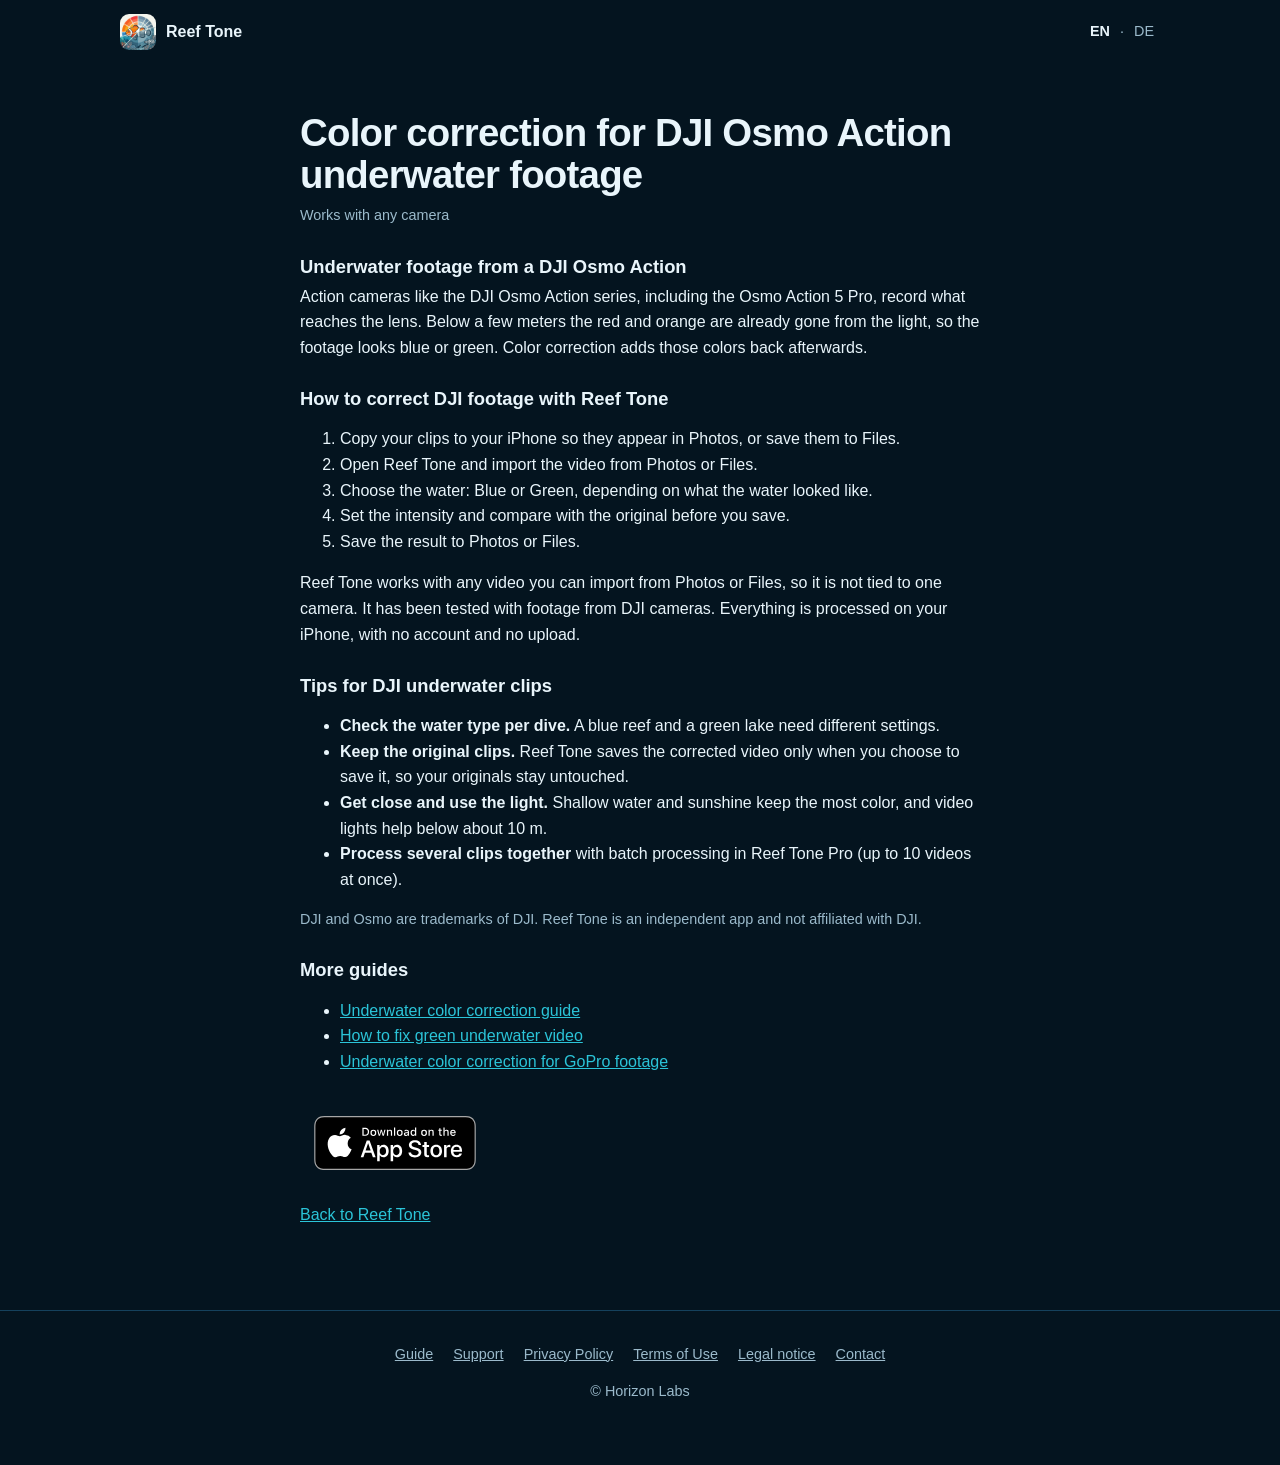
<file: dji-osmo-action.html>
<!doctype html>
<html lang="en">
<head>
<meta charset="utf-8">
<meta name="viewport" content="width=device-width, initial-scale=1">
<title>DJI Osmo Action Underwater Color Correction – Reef Tone</title>
<meta name="description" content="Correct the blue or green cast in DJI Osmo Action underwater footage on your iPhone. Import from Photos or Files, choose the water and save the result.">
<meta name="theme-color" content="#04141f">
<link rel="canonical" href="https://reeftone.app/dji-osmo-action.html">
<link rel="alternate" hreflang="en" href="https://reeftone.app/dji-osmo-action.html">
<link rel="alternate" hreflang="de" href="https://reeftone.app/de/dji-osmo-action.html">
<link rel="alternate" hreflang="x-default" href="https://reeftone.app/dji-osmo-action.html">
<meta property="og:type" content="article">
<meta property="og:site_name" content="Reef Tone">
<meta property="og:title" content="Color correction for DJI Osmo Action underwater footage">
<meta property="og:description" content="Correct the blue or green cast in DJI Osmo Action underwater footage on your iPhone. Import from Photos or Files, choose the water and save the result.">
<meta property="og:url" content="https://reeftone.app/dji-osmo-action.html">
<meta property="og:image" content="https://reeftone.app/assets/og-en.jpg">
<meta name="twitter:card" content="summary_large_image">
<script type="application/ld+json">
{
  "@context": "https://schema.org",
  "@type": "Article",
  "headline": "Color correction for DJI Osmo Action underwater footage",
  "description": "Correct the blue or green cast in DJI Osmo Action underwater footage on your iPhone. Import from Photos or Files, choose the water and save the result.",
  "inLanguage": "en",
  "mainEntityOfPage": "https://reeftone.app/dji-osmo-action.html",
  "image": "https://reeftone.app/assets/og-en.jpg",
  "author": { "@type": "Organization", "name": "Horizon Labs" },
  "publisher": { "@type": "Organization", "name": "Horizon Labs" },
  "datePublished": "2026-11-17"
}
</script>
<link rel="icon" href="favicon.ico" sizes="any">
<link rel="icon" href="favicon-32.png" type="image/png" sizes="32x32">
<link rel="apple-touch-icon" href="apple-touch-icon.png">
<link rel="stylesheet" href="style.css?v=8">
</head>
<body>
<a class="skip" href="#main">Skip to content</a>

<header class="site-header">
  <div class="wrap">
    <a class="brand" href="./"><img src="assets/app-icon.jpg" width="36" height="36" alt="">Reef Tone</a>
    <p class="lang" style="margin:0"><a href="dji-osmo-action.html" hreflang="en" lang="en" aria-current="true">EN</a> · <a href="de/dji-osmo-action.html" hreflang="de" lang="de">DE</a></p>
  </div>
</header>

<main id="main">
  <article class="legal">
    <div class="wrap">
      <h1>Color correction for DJI Osmo Action underwater footage</h1>
      <p class="meta">Works with any camera</p>

      <h2>Underwater footage from a DJI Osmo Action</h2>
      <p>Action cameras like the DJI Osmo Action series, including the Osmo Action 5 Pro, record what reaches the lens. Below a few meters the red and orange are already gone from the light, so the footage looks blue or green. Color correction adds those colors back afterwards.</p>

      <h2>How to correct DJI footage with Reef Tone</h2>
      <ol>
        <li>Copy your clips to your iPhone so they appear in Photos, or save them to Files.</li>
        <li>Open Reef Tone and import the video from Photos or Files.</li>
        <li>Choose the water: Blue or Green, depending on what the water looked like.</li>
        <li>Set the intensity and compare with the original before you save.</li>
        <li>Save the result to Photos or Files.</li>
      </ol>
      <p>Reef Tone works with any video you can import from Photos or Files, so it is not tied to one camera. It has been tested with footage from DJI cameras. Everything is processed on your iPhone, with no account and no upload.</p>

      <h2>Tips for DJI underwater clips</h2>
      <ul>
        <li><strong>Check the water type per dive.</strong> A blue reef and a green lake need different settings.</li>
        <li><strong>Keep the original clips.</strong> Reef Tone saves the corrected video only when you choose to save it, so your originals stay untouched.</li>
        <li><strong>Get close and use the light.</strong> Shallow water and sunshine keep the most color, and video lights help below about 10 m.</li>
        <li><strong>Process several clips together</strong> with batch processing in Reef Tone Pro (up to 10 videos at once).</li>
      </ul>
      <p class="meta">DJI and Osmo are trademarks of DJI. Reef Tone is an independent app and not affiliated with DJI.</p>

      <h2>More guides</h2>
      <ul><li><a href="guide.html">Underwater color correction guide</a></li><li><a href="green-water.html">How to fix green underwater video</a></li><li><a href="gopro.html">Underwater color correction for GoPro footage</a></li></ul>
      <p style="margin-top:28px"><a class="store-badge" href="https://apps.apple.com/app/apple-store/id6819774243?pt=128971192&amp;ct=ReefTone_Guide&amp;mt=8"><img src="assets/app-store-badge-en.svg" width="162" height="54" alt="Download on the App Store"></a></p>
      <p><a href="./">Back to Reef Tone</a></p>
    </div>
  </article>
</main>

<footer class="site-footer">
  <div class="wrap">
    <nav aria-label="Legal">
      <a href="guide.html">Guide</a>
      <a href="support.html">Support</a>
      <a href="https://horizonlabsdev.github.io/ReefTone/privacy.html">Privacy Policy</a>
      <a href="https://horizonlabsdev.github.io/ReefTone/terms.html">Terms of Use</a>
      <a href="impressum.html">Legal notice</a>
      <a href="mailto:horizonlabs.dev@gmail.com">Contact</a>
    </nav>
    <p>&copy; Horizon Labs</p>
  </div>
</footer>
</body>
</html>
</file>
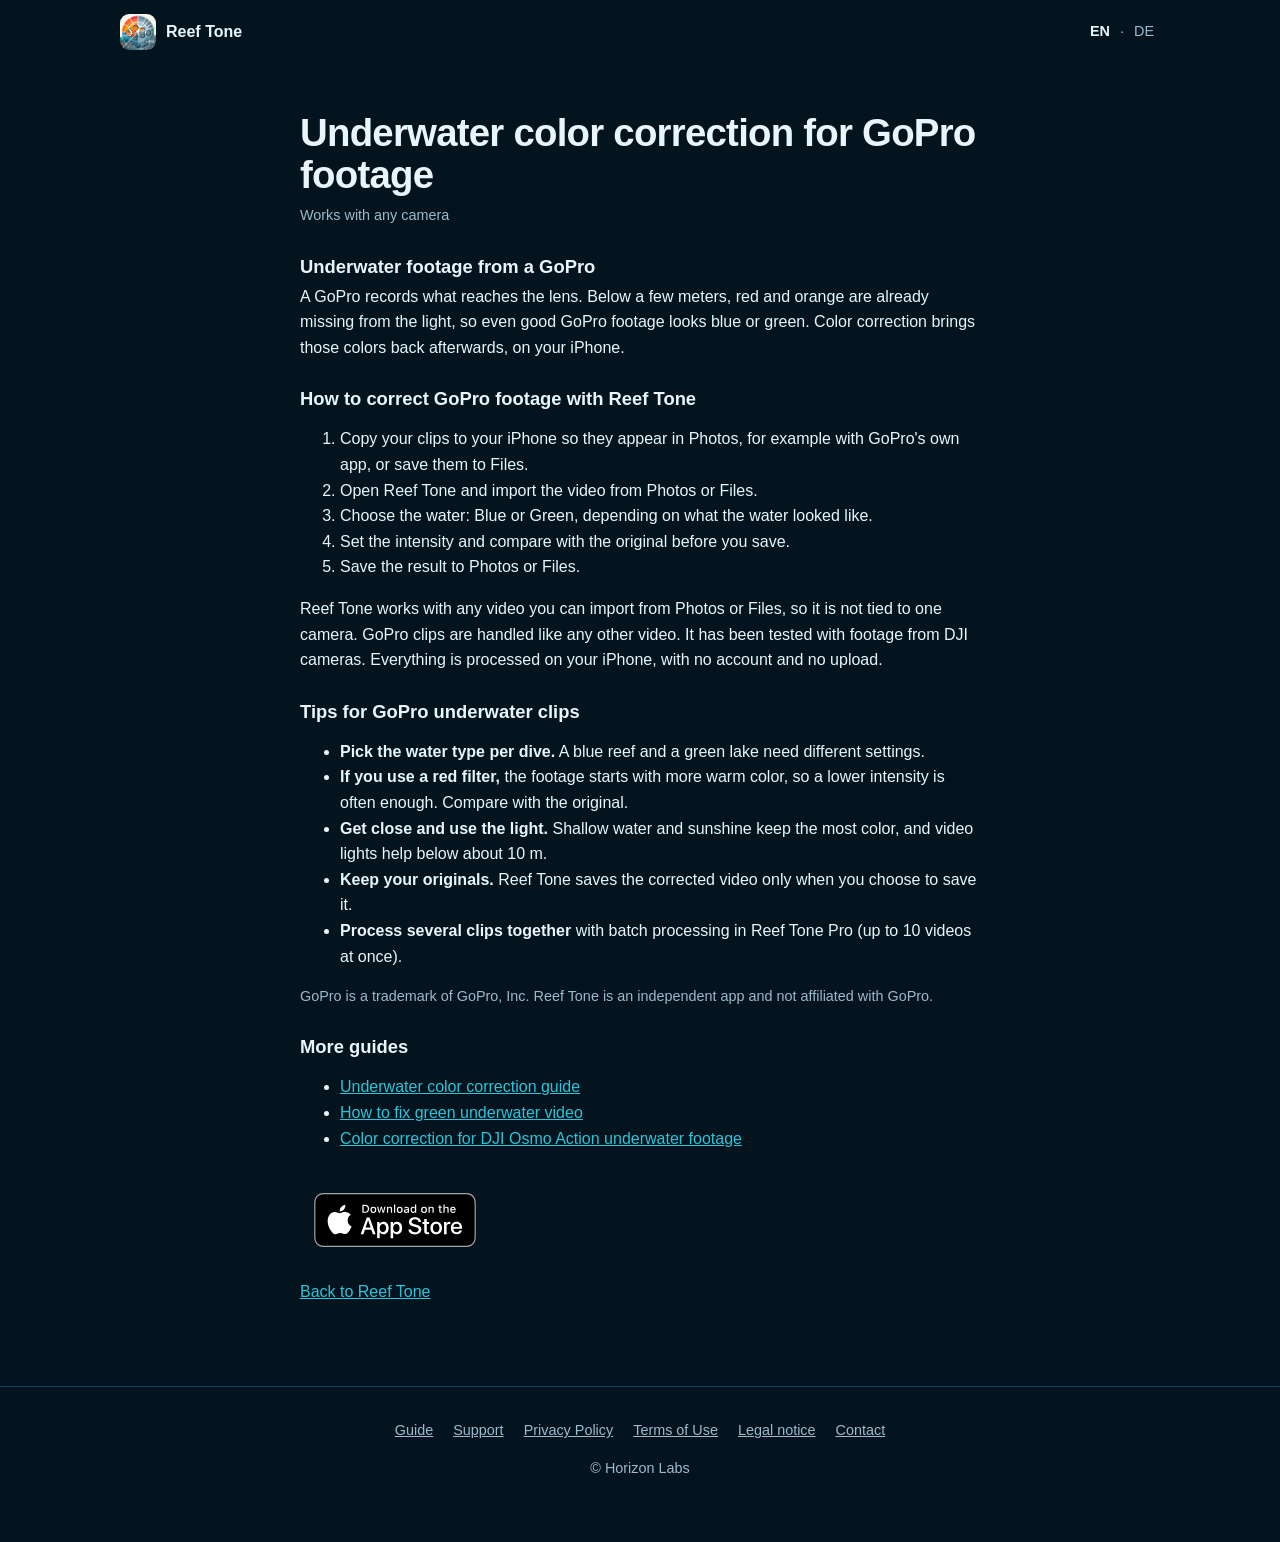
<file: gopro.html>
<!doctype html>
<html lang="en">
<head>
<meta charset="utf-8">
<meta name="viewport" content="width=device-width, initial-scale=1">
<title>GoPro Underwater Color Correction – Reef Tone</title>
<meta name="description" content="Correct the blue or green cast in GoPro underwater footage on your iPhone. Import from Photos or Files, choose the water and save the result.">
<meta name="theme-color" content="#04141f">
<link rel="canonical" href="https://reeftone.app/gopro.html">
<link rel="alternate" hreflang="en" href="https://reeftone.app/gopro.html">
<link rel="alternate" hreflang="de" href="https://reeftone.app/de/gopro-unterwasser.html">
<link rel="alternate" hreflang="x-default" href="https://reeftone.app/gopro.html">
<meta property="og:type" content="article">
<meta property="og:site_name" content="Reef Tone">
<meta property="og:title" content="Underwater color correction for GoPro footage">
<meta property="og:description" content="Correct the blue or green cast in GoPro underwater footage on your iPhone. Import from Photos or Files, choose the water and save the result.">
<meta property="og:url" content="https://reeftone.app/gopro.html">
<meta property="og:image" content="https://reeftone.app/assets/og-en.jpg">
<meta name="twitter:card" content="summary_large_image">
<script type="application/ld+json">
{
  "@context": "https://schema.org",
  "@type": "Article",
  "headline": "Underwater color correction for GoPro footage",
  "description": "Correct the blue or green cast in GoPro underwater footage on your iPhone. Import from Photos or Files, choose the water and save the result.",
  "inLanguage": "en",
  "mainEntityOfPage": "https://reeftone.app/gopro.html",
  "image": "https://reeftone.app/assets/og-en.jpg",
  "author": { "@type": "Organization", "name": "Horizon Labs" },
  "publisher": { "@type": "Organization", "name": "Horizon Labs" },
  "datePublished": "2026-11-17"
}
</script>
<link rel="icon" href="favicon.ico" sizes="any">
<link rel="icon" href="favicon-32.png" type="image/png" sizes="32x32">
<link rel="apple-touch-icon" href="apple-touch-icon.png">
<link rel="stylesheet" href="style.css?v=8">
</head>
<body>
<a class="skip" href="#main">Skip to content</a>

<header class="site-header">
  <div class="wrap">
    <a class="brand" href="./"><img src="assets/app-icon.jpg" width="36" height="36" alt="">Reef Tone</a>
    <p class="lang" style="margin:0"><a href="gopro.html" hreflang="en" lang="en" aria-current="true">EN</a> · <a href="de/gopro-unterwasser.html" hreflang="de" lang="de">DE</a></p>
  </div>
</header>

<main id="main">
  <article class="legal">
    <div class="wrap">
      <h1>Underwater color correction for GoPro footage</h1>
      <p class="meta">Works with any camera</p>

      <h2>Underwater footage from a GoPro</h2>
      <p>A GoPro records what reaches the lens. Below a few meters, red and orange are already missing from the light, so even good GoPro footage looks blue or green. Color correction brings those colors back afterwards, on your iPhone.</p>

      <h2>How to correct GoPro footage with Reef Tone</h2>
      <ol>
        <li>Copy your clips to your iPhone so they appear in Photos, for example with GoPro's own app, or save them to Files.</li>
        <li>Open Reef Tone and import the video from Photos or Files.</li>
        <li>Choose the water: Blue or Green, depending on what the water looked like.</li>
        <li>Set the intensity and compare with the original before you save.</li>
        <li>Save the result to Photos or Files.</li>
      </ol>
      <p>Reef Tone works with any video you can import from Photos or Files, so it is not tied to one camera. GoPro clips are handled like any other video. It has been tested with footage from DJI cameras. Everything is processed on your iPhone, with no account and no upload.</p>

      <h2>Tips for GoPro underwater clips</h2>
      <ul>
        <li><strong>Pick the water type per dive.</strong> A blue reef and a green lake need different settings.</li>
        <li><strong>If you use a red filter,</strong> the footage starts with more warm color, so a lower intensity is often enough. Compare with the original.</li>
        <li><strong>Get close and use the light.</strong> Shallow water and sunshine keep the most color, and video lights help below about 10 m.</li>
        <li><strong>Keep your originals.</strong> Reef Tone saves the corrected video only when you choose to save it.</li>
        <li><strong>Process several clips together</strong> with batch processing in Reef Tone Pro (up to 10 videos at once).</li>
      </ul>
      <p class="meta">GoPro is a trademark of GoPro, Inc. Reef Tone is an independent app and not affiliated with GoPro.</p>

      <h2>More guides</h2>
      <ul><li><a href="guide.html">Underwater color correction guide</a></li><li><a href="green-water.html">How to fix green underwater video</a></li><li><a href="dji-osmo-action.html">Color correction for DJI Osmo Action underwater footage</a></li></ul>
      <p style="margin-top:28px"><a class="store-badge" href="https://apps.apple.com/app/apple-store/id6819774243?pt=128971192&amp;ct=ReefTone_Guide&amp;mt=8"><img src="assets/app-store-badge-en.svg" width="162" height="54" alt="Download on the App Store"></a></p>
      <p><a href="./">Back to Reef Tone</a></p>
    </div>
  </article>
</main>

<footer class="site-footer">
  <div class="wrap">
    <nav aria-label="Legal">
      <a href="guide.html">Guide</a>
      <a href="support.html">Support</a>
      <a href="https://horizonlabsdev.github.io/ReefTone/privacy.html">Privacy Policy</a>
      <a href="https://horizonlabsdev.github.io/ReefTone/terms.html">Terms of Use</a>
      <a href="impressum.html">Legal notice</a>
      <a href="mailto:horizonlabs.dev@gmail.com">Contact</a>
    </nav>
    <p>&copy; Horizon Labs</p>
  </div>
</footer>
</body>
</html>
</file>
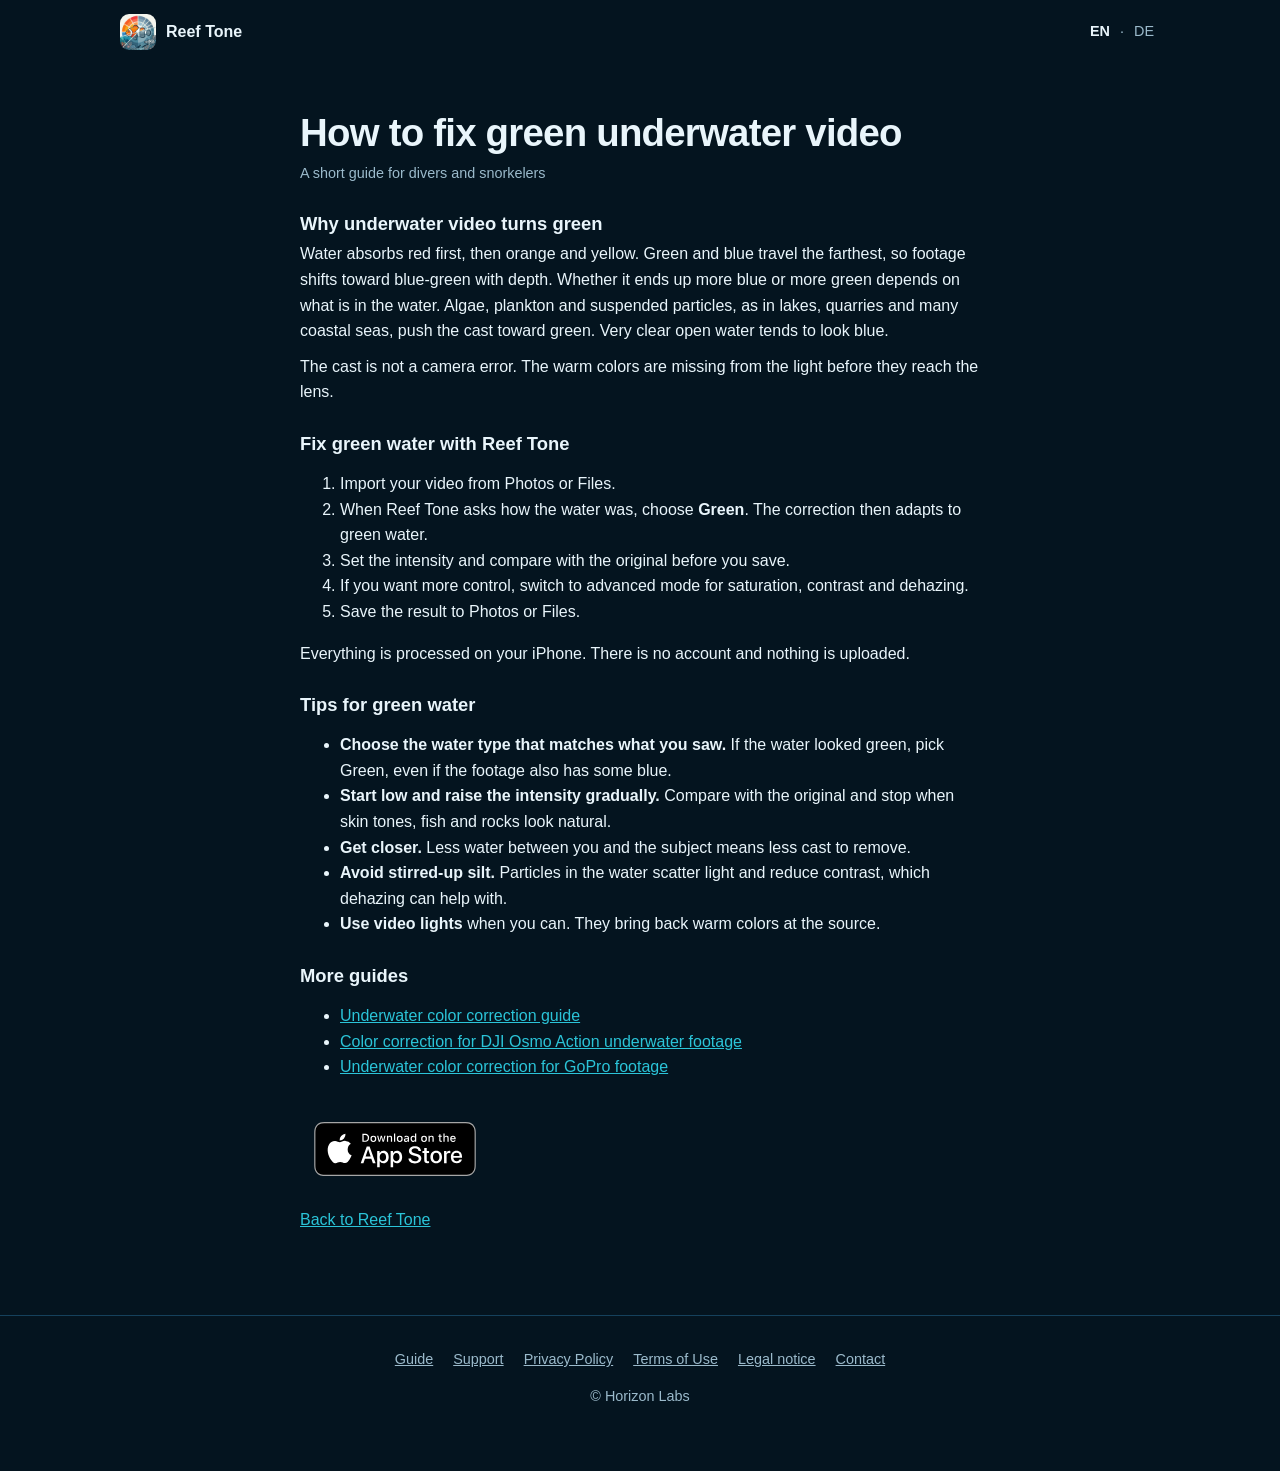
<file: green-water.html>
<!doctype html>
<html lang="en">
<head>
<meta charset="utf-8">
<meta name="viewport" content="width=device-width, initial-scale=1">
<title>How to Fix Green Underwater Video – Reef Tone</title>
<meta name="description" content="Why underwater video turns green and how to correct it on your iPhone with Reef Tone: choose Green, set the intensity and compare before you save.">
<meta name="theme-color" content="#04141f">
<link rel="canonical" href="https://reeftone.app/green-water.html">
<link rel="alternate" hreflang="en" href="https://reeftone.app/green-water.html">
<link rel="alternate" hreflang="de" href="https://reeftone.app/de/gruenes-wasser.html">
<link rel="alternate" hreflang="x-default" href="https://reeftone.app/green-water.html">
<meta property="og:type" content="article">
<meta property="og:site_name" content="Reef Tone">
<meta property="og:title" content="How to fix green underwater video">
<meta property="og:description" content="Why underwater video turns green and how to correct it on your iPhone with Reef Tone: choose Green, set the intensity and compare before you save.">
<meta property="og:url" content="https://reeftone.app/green-water.html">
<meta property="og:image" content="https://reeftone.app/assets/og-en.jpg">
<meta name="twitter:card" content="summary_large_image">
<script type="application/ld+json">
{
  "@context": "https://schema.org",
  "@type": "Article",
  "headline": "How to fix green underwater video",
  "description": "Why underwater video turns green and how to correct it on your iPhone with Reef Tone: choose Green, set the intensity and compare before you save.",
  "inLanguage": "en",
  "mainEntityOfPage": "https://reeftone.app/green-water.html",
  "image": "https://reeftone.app/assets/og-en.jpg",
  "author": { "@type": "Organization", "name": "Horizon Labs" },
  "publisher": { "@type": "Organization", "name": "Horizon Labs" },
  "datePublished": "2026-11-17"
}
</script>
<link rel="icon" href="favicon.ico" sizes="any">
<link rel="icon" href="favicon-32.png" type="image/png" sizes="32x32">
<link rel="apple-touch-icon" href="apple-touch-icon.png">
<link rel="stylesheet" href="style.css?v=8">
</head>
<body>
<a class="skip" href="#main">Skip to content</a>

<header class="site-header">
  <div class="wrap">
    <a class="brand" href="./"><img src="assets/app-icon.jpg" width="36" height="36" alt="">Reef Tone</a>
    <p class="lang" style="margin:0"><a href="green-water.html" hreflang="en" lang="en" aria-current="true">EN</a> · <a href="de/gruenes-wasser.html" hreflang="de" lang="de">DE</a></p>
  </div>
</header>

<main id="main">
  <article class="legal">
    <div class="wrap">
      <h1>How to fix green underwater video</h1>
      <p class="meta">A short guide for divers and snorkelers</p>

      <h2>Why underwater video turns green</h2>
      <p>Water absorbs red first, then orange and yellow. Green and blue travel the farthest, so footage shifts toward blue-green with depth. Whether it ends up more blue or more green depends on what is in the water. Algae, plankton and suspended particles, as in lakes, quarries and many coastal seas, push the cast toward green. Very clear open water tends to look blue.</p>
      <p>The cast is not a camera error. The warm colors are missing from the light before they reach the lens.</p>

      <h2>Fix green water with Reef Tone</h2>
      <ol>
        <li>Import your video from Photos or Files.</li>
        <li>When Reef Tone asks how the water was, choose <strong>Green</strong>. The correction then adapts to green water.</li>
        <li>Set the intensity and compare with the original before you save.</li>
        <li>If you want more control, switch to advanced mode for saturation, contrast and dehazing.</li>
        <li>Save the result to Photos or Files.</li>
      </ol>
      <p>Everything is processed on your iPhone. There is no account and nothing is uploaded.</p>

      <h2>Tips for green water</h2>
      <ul>
        <li><strong>Choose the water type that matches what you saw.</strong> If the water looked green, pick Green, even if the footage also has some blue.</li>
        <li><strong>Start low and raise the intensity gradually.</strong> Compare with the original and stop when skin tones, fish and rocks look natural.</li>
        <li><strong>Get closer.</strong> Less water between you and the subject means less cast to remove.</li>
        <li><strong>Avoid stirred-up silt.</strong> Particles in the water scatter light and reduce contrast, which dehazing can help with.</li>
        <li><strong>Use video lights</strong> when you can. They bring back warm colors at the source.</li>
      </ul>

      <h2>More guides</h2>
      <ul><li><a href="guide.html">Underwater color correction guide</a></li><li><a href="dji-osmo-action.html">Color correction for DJI Osmo Action underwater footage</a></li><li><a href="gopro.html">Underwater color correction for GoPro footage</a></li></ul>
      <p style="margin-top:28px"><a class="store-badge" href="https://apps.apple.com/app/apple-store/id6819774243?pt=128971192&amp;ct=ReefTone_Guide&amp;mt=8"><img src="assets/app-store-badge-en.svg" width="162" height="54" alt="Download on the App Store"></a></p>
      <p><a href="./">Back to Reef Tone</a></p>
    </div>
  </article>
</main>

<footer class="site-footer">
  <div class="wrap">
    <nav aria-label="Legal">
      <a href="guide.html">Guide</a>
      <a href="support.html">Support</a>
      <a href="https://horizonlabsdev.github.io/ReefTone/privacy.html">Privacy Policy</a>
      <a href="https://horizonlabsdev.github.io/ReefTone/terms.html">Terms of Use</a>
      <a href="impressum.html">Legal notice</a>
      <a href="mailto:horizonlabs.dev@gmail.com">Contact</a>
    </nav>
    <p>&copy; Horizon Labs</p>
  </div>
</footer>
</body>
</html>
</file>
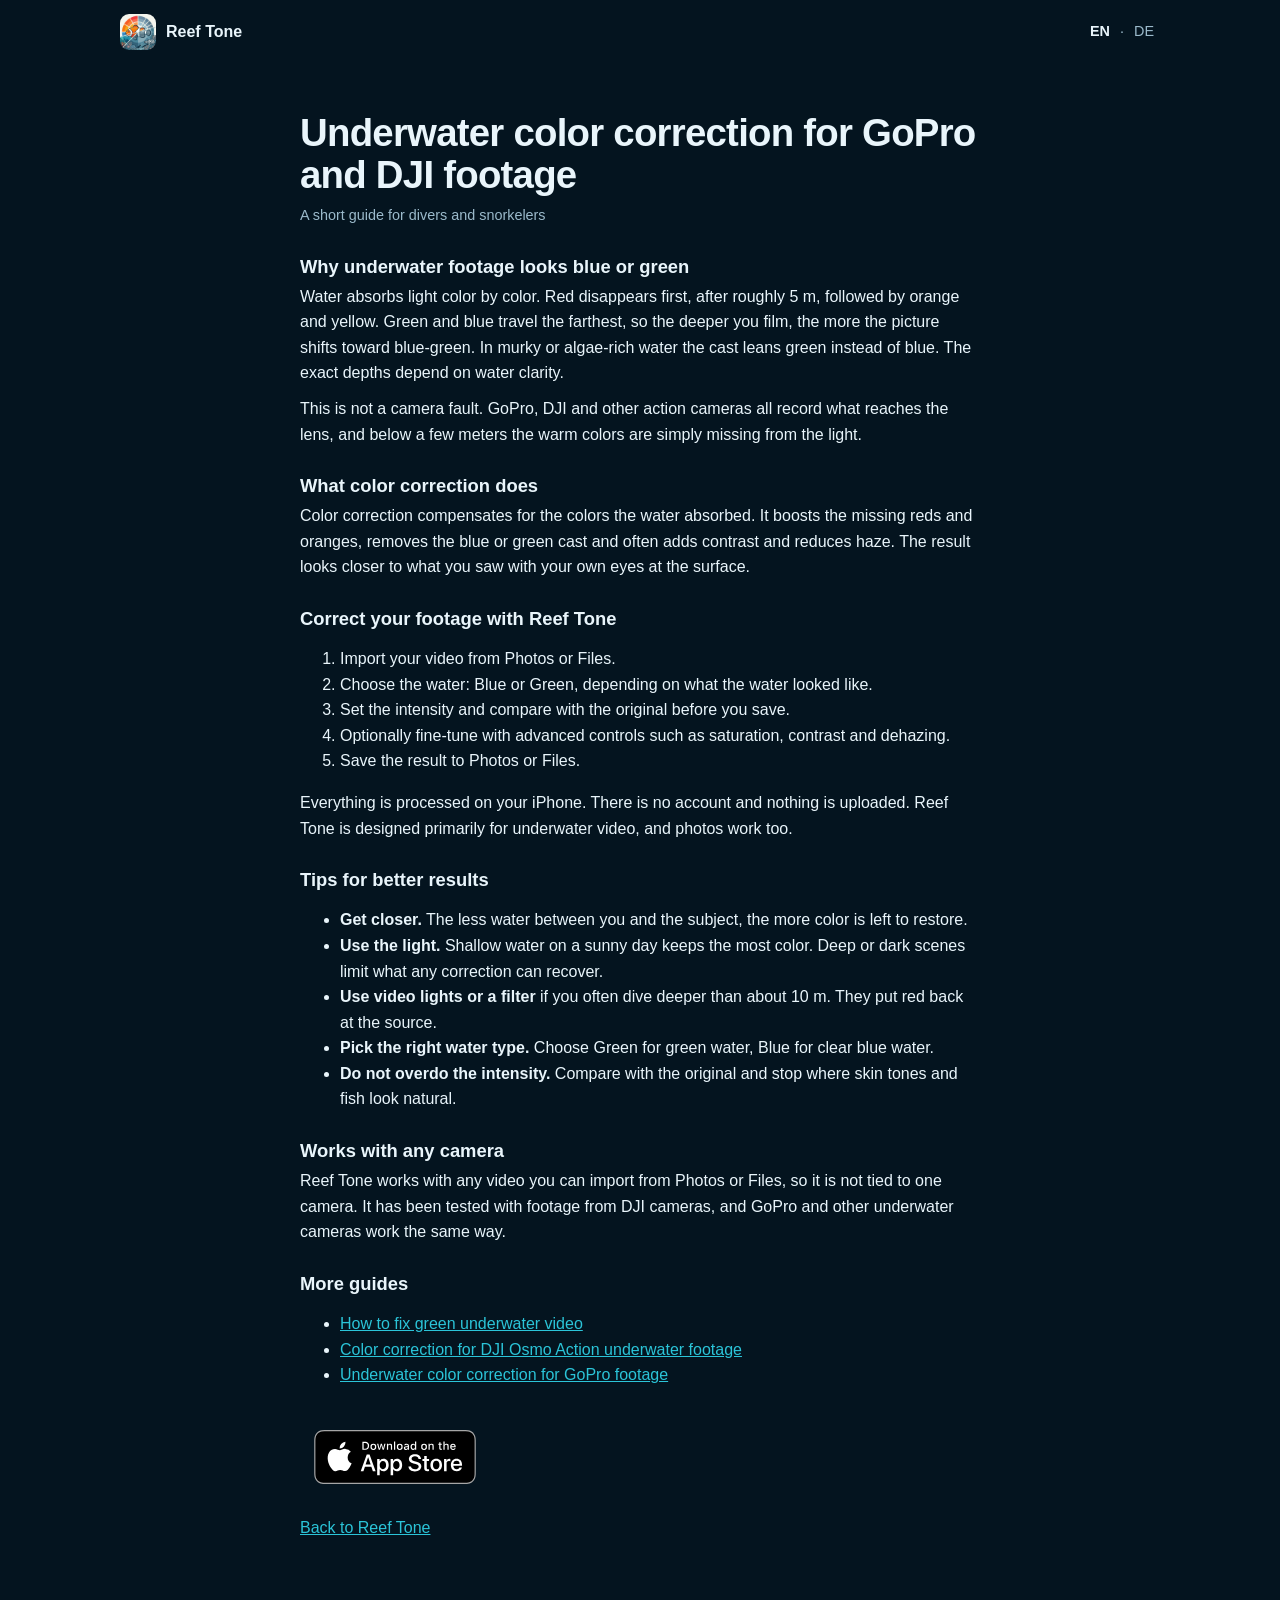
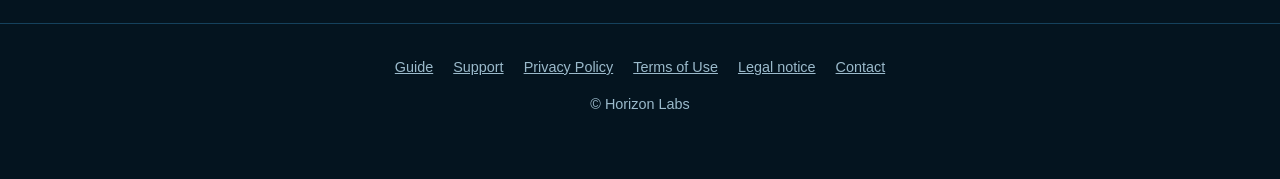
<file: guide.html>
<!doctype html>
<html lang="en">
<head>
<meta charset="utf-8">
<meta name="viewport" content="width=device-width, initial-scale=1">
<title>Underwater Color Correction for GoPro and DJI Footage – Reef Tone</title>
<meta name="description" content="Why underwater video turns blue or green and how to restore the colors of GoPro, DJI and other dive footage, with tips for shooting and editing on your iPhone.">
<meta name="theme-color" content="#04141f">
<link rel="canonical" href="https://reeftone.app/guide.html">
<link rel="alternate" hreflang="en" href="https://reeftone.app/guide.html">
<link rel="alternate" hreflang="de" href="https://reeftone.app/de/unterwasser-farbkorrektur.html">
<link rel="alternate" hreflang="x-default" href="https://reeftone.app/guide.html">
<meta property="og:type" content="article">
<meta property="og:site_name" content="Reef Tone">
<meta property="og:title" content="Underwater Color Correction for GoPro and DJI Footage">
<meta property="og:description" content="Why underwater video turns blue or green and how to restore the colors of your dive footage.">
<meta property="og:url" content="https://reeftone.app/guide.html">
<meta property="og:image" content="https://reeftone.app/assets/og-en.jpg">
<meta name="twitter:card" content="summary_large_image">
<script type="application/ld+json">
{
  "@context": "https://schema.org",
  "@type": "Article",
  "headline": "Underwater Color Correction for GoPro and DJI Footage",
  "description": "Why underwater video turns blue or green and how to restore the colors of GoPro, DJI and other dive footage.",
  "inLanguage": "en",
  "mainEntityOfPage": "https://reeftone.app/guide.html",
  "image": "https://reeftone.app/assets/og-en.jpg",
  "author": { "@type": "Organization", "name": "Horizon Labs" },
  "publisher": { "@type": "Organization", "name": "Horizon Labs" },
  "datePublished": "2026-11-17"
}
</script>
<link rel="icon" href="favicon.ico" sizes="any">
<link rel="icon" href="favicon-32.png" type="image/png" sizes="32x32">
<link rel="apple-touch-icon" href="apple-touch-icon.png">
<link rel="stylesheet" href="style.css?v=8">
</head>
<body>
<a class="skip" href="#main">Skip to content</a>

<header class="site-header">
  <div class="wrap">
    <a class="brand" href="./"><img src="assets/app-icon.jpg" width="36" height="36" alt="">Reef Tone</a>
    <p class="lang" style="margin:0"><a href="guide.html" hreflang="en" lang="en" aria-current="true">EN</a> · <a href="de/unterwasser-farbkorrektur.html" hreflang="de" lang="de">DE</a></p>
  </div>
</header>

<main id="main">
  <article class="legal">
    <div class="wrap">
      <h1>Underwater color correction for GoPro and DJI footage</h1>
      <p class="meta">A short guide for divers and snorkelers</p>

      <h2>Why underwater footage looks blue or green</h2>
      <p>Water absorbs light color by color. Red disappears first, after roughly 5 m, followed by orange and yellow. Green and blue travel the farthest, so the deeper you film, the more the picture shifts toward blue-green. In murky or algae-rich water the cast leans green instead of blue. The exact depths depend on water clarity.</p>
      <p>This is not a camera fault. GoPro, DJI and other action cameras all record what reaches the lens, and below a few meters the warm colors are simply missing from the light.</p>

      <h2>What color correction does</h2>
      <p>Color correction compensates for the colors the water absorbed. It boosts the missing reds and oranges, removes the blue or green cast and often adds contrast and reduces haze. The result looks closer to what you saw with your own eyes at the surface.</p>

      <h2>Correct your footage with Reef Tone</h2>
      <ol>
        <li>Import your video from Photos or Files.</li>
        <li>Choose the water: Blue or Green, depending on what the water looked like.</li>
        <li>Set the intensity and compare with the original before you save.</li>
        <li>Optionally fine-tune with advanced controls such as saturation, contrast and dehazing.</li>
        <li>Save the result to Photos or Files.</li>
      </ol>
      <p>Everything is processed on your iPhone. There is no account and nothing is uploaded. Reef Tone is designed primarily for underwater video, and photos work too.</p>

      <h2>Tips for better results</h2>
      <ul>
        <li><strong>Get closer.</strong> The less water between you and the subject, the more color is left to restore.</li>
        <li><strong>Use the light.</strong> Shallow water on a sunny day keeps the most color. Deep or dark scenes limit what any correction can recover.</li>
        <li><strong>Use video lights or a filter</strong> if you often dive deeper than about 10 m. They put red back at the source.</li>
        <li><strong>Pick the right water type.</strong> Choose Green for green water, Blue for clear blue water.</li>
        <li><strong>Do not overdo the intensity.</strong> Compare with the original and stop where skin tones and fish look natural.</li>
      </ul>

      <h2>Works with any camera</h2>
      <p>Reef Tone works with any video you can import from Photos or Files, so it is not tied to one camera. It has been tested with footage from DJI cameras, and GoPro and other underwater cameras work the same way.</p>

      <h2>More guides</h2>
      <ul><li><a href="green-water.html">How to fix green underwater video</a></li><li><a href="dji-osmo-action.html">Color correction for DJI Osmo Action underwater footage</a></li><li><a href="gopro.html">Underwater color correction for GoPro footage</a></li></ul>
      <p style="margin-top:28px"><a class="store-badge" href="https://apps.apple.com/app/apple-store/id6819774243?pt=128971192&amp;ct=ReefTone_Guide&amp;mt=8"><img src="assets/app-store-badge-en.svg" width="162" height="54" alt="Download on the App Store"></a></p>
      <p><a href="./">Back to Reef Tone</a></p>
    </div>
  </article>
</main>

<footer class="site-footer">
  <div class="wrap">
    <nav aria-label="Legal">
      <a href="guide.html">Guide</a>
      <a href="support.html">Support</a>
      <a href="https://horizonlabsdev.github.io/ReefTone/privacy.html">Privacy Policy</a>
      <a href="https://horizonlabsdev.github.io/ReefTone/terms.html">Terms of Use</a>
      <a href="impressum.html">Legal notice</a>
      <a href="mailto:horizonlabs.dev@gmail.com">Contact</a>
    </nav>
    <p>&copy; Horizon Labs</p>
  </div>
</footer>
</body>
</html>
</file>
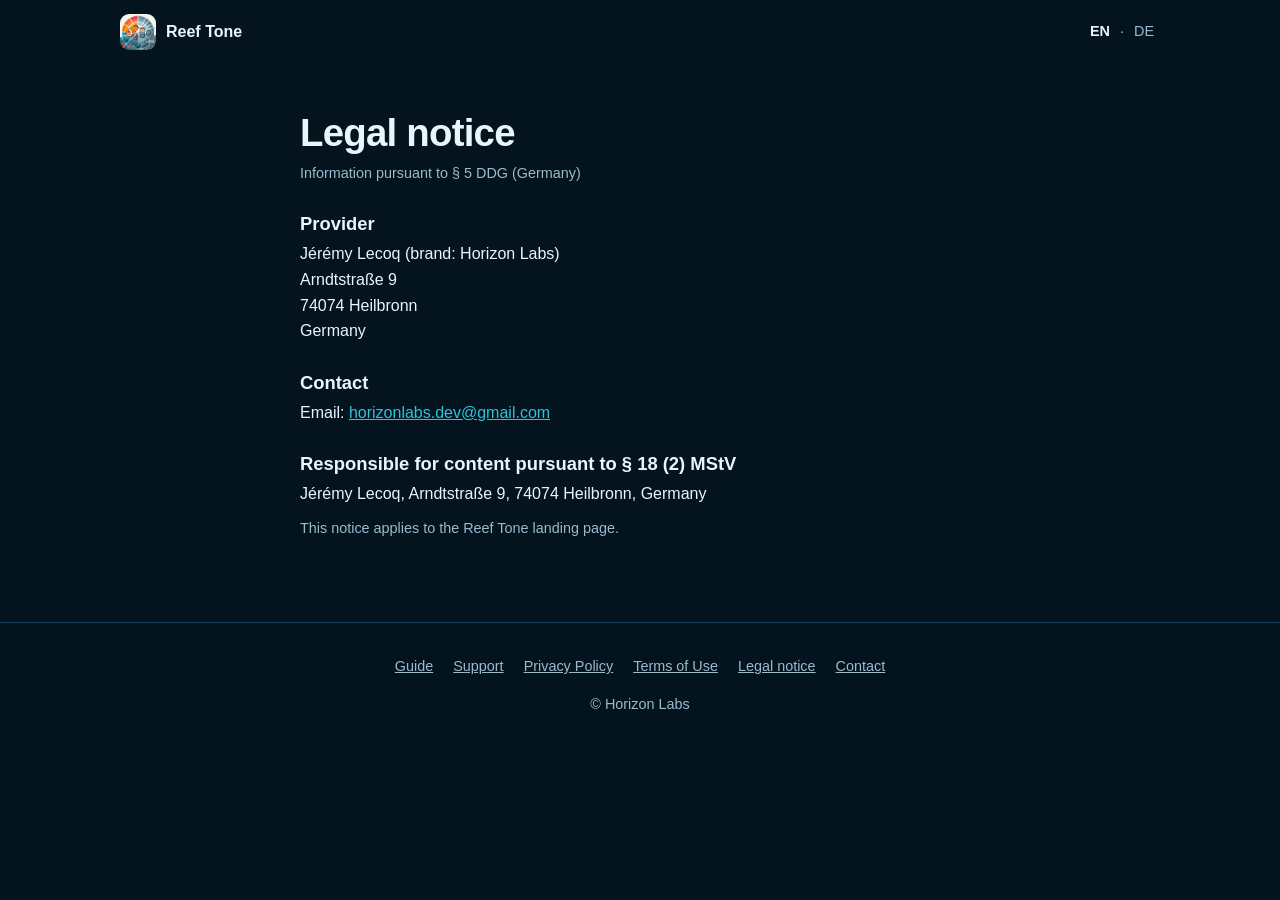
<file: impressum.html>
<!doctype html>
<html lang="en">
<head>
<meta charset="utf-8">
<meta name="viewport" content="width=device-width, initial-scale=1">
<title>Legal notice – Reef Tone</title>
<meta name="description" content="Legal notice – Reef Tone">
<meta name="theme-color" content="#04141f">
<link rel="canonical" href="https://reeftone.app/impressum.html">
<link rel="alternate" hreflang="en" href="https://reeftone.app/impressum.html">
<link rel="alternate" hreflang="de" href="https://reeftone.app/de/impressum.html">
<link rel="icon" href="favicon.ico" sizes="any">
<link rel="icon" href="favicon-32.png" type="image/png" sizes="32x32">
<link rel="apple-touch-icon" href="apple-touch-icon.png">
<link rel="stylesheet" href="style.css?v=8">
</head>
<body>
<a class="skip" href="#main">Skip to content</a>

<header class="site-header">
  <div class="wrap">
    <a class="brand" href="./"><img src="assets/app-icon.jpg" width="36" height="36" alt="">Reef Tone</a>
    <p class="lang" style="margin:0"><a href="impressum.html" hreflang="en" lang="en" aria-current="true">EN</a> · <a href="de/impressum.html" hreflang="de" lang="de">DE</a></p>
  </div>
</header>

<main id="main">
  <section class="legal">
    <div class="wrap">
      <h1>Legal notice</h1>
      <p class="meta">Information pursuant to § 5 DDG (Germany)</p>
      <h2>Provider</h2>
      <p>Jérémy Lecoq (brand: Horizon Labs)<br>Arndtstraße 9<br>74074 Heilbronn<br>Germany</p>
      <h2>Contact</h2>
      <p>Email: <a href="mailto:horizonlabs.dev@gmail.com">horizonlabs.dev@gmail.com</a></p>
      <h2>Responsible for content pursuant to § 18 (2) MStV</h2>
      <p>Jérémy Lecoq, Arndtstraße 9, 74074 Heilbronn, Germany</p>
      <p class="meta">This notice applies to the Reef Tone landing page.</p>
    </div>
  </section>
</main>

<footer class="site-footer">
  <div class="wrap">
    <nav aria-label="Legal">
      <a href="guide.html">Guide</a>
      <a href="support.html">Support</a>
      <a href="https://horizonlabsdev.github.io/ReefTone/privacy.html">Privacy Policy</a>
      <a href="https://horizonlabsdev.github.io/ReefTone/terms.html">Terms of Use</a>
      <a href="impressum.html">Legal notice</a>
      <a href="mailto:horizonlabs.dev@gmail.com">Contact</a>
    </nav>
    <p>&copy; Horizon Labs</p>
  </div>
</footer>
</body>
</html>
</file>
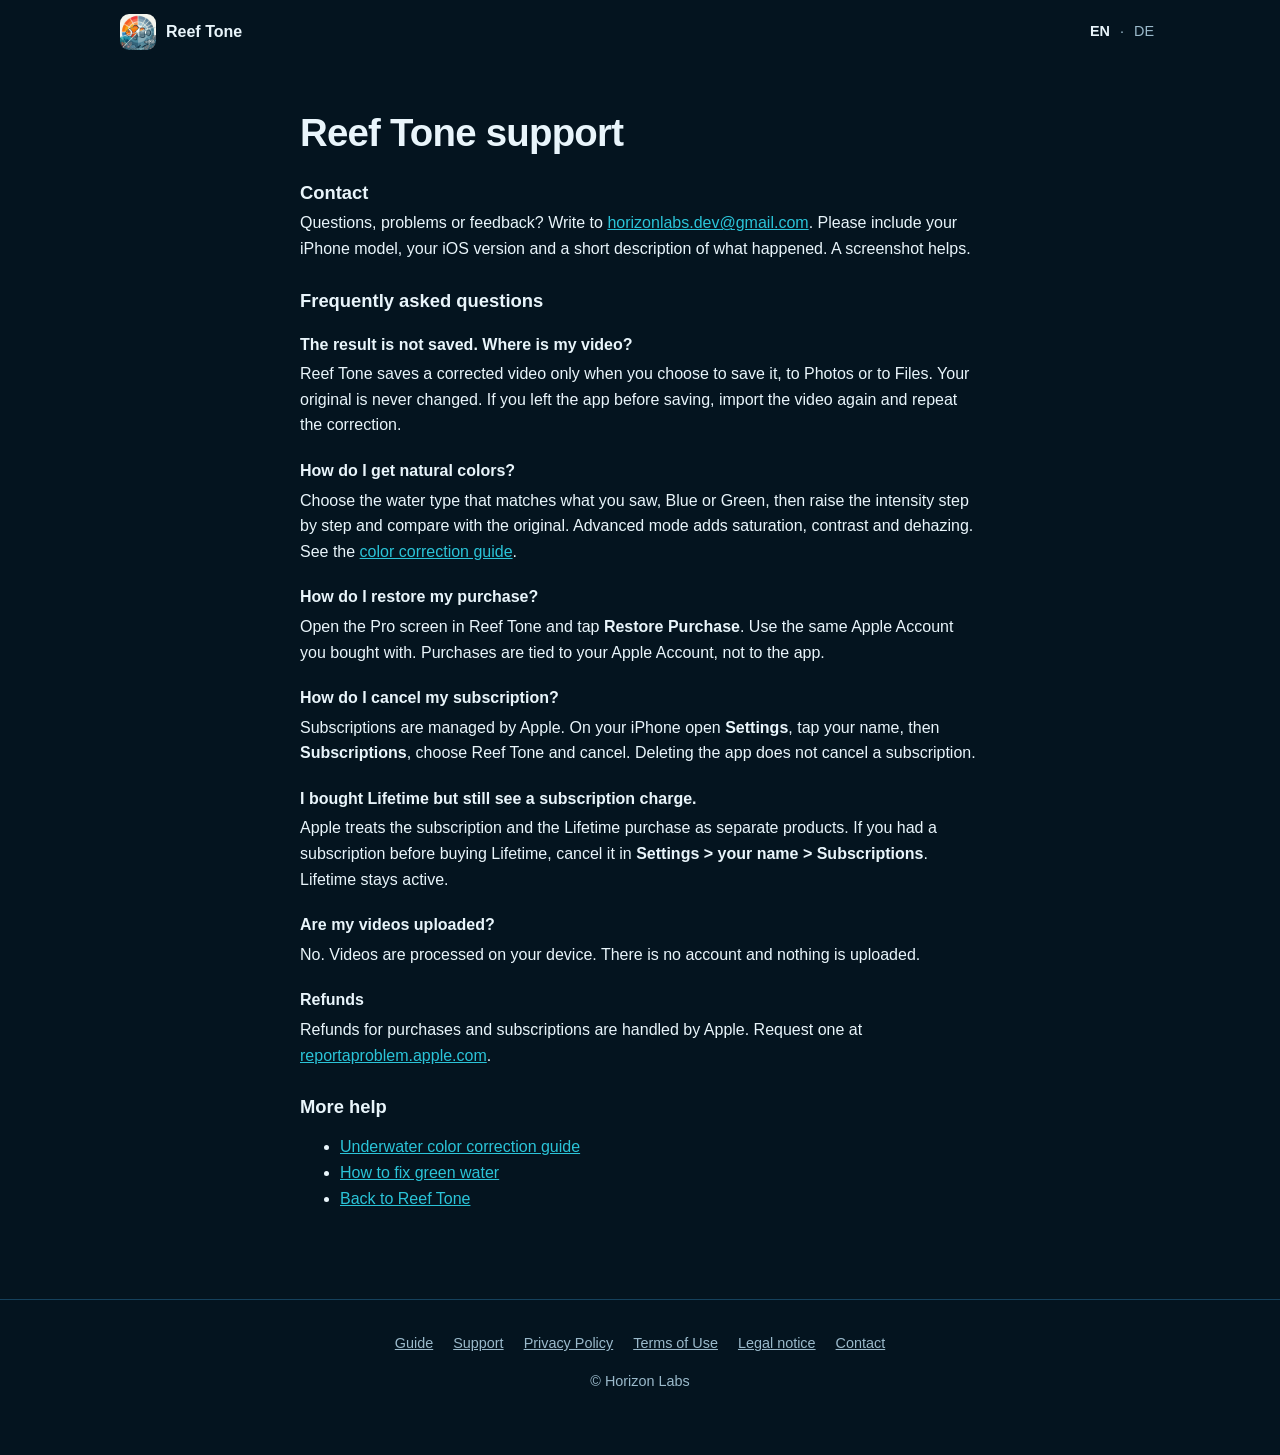
<file: support.html>
<!doctype html>
<html lang="en">
<head>
<meta charset="utf-8">
<meta name="viewport" content="width=device-width, initial-scale=1">
<title>Support – Reef Tone</title>
<meta name="description" content="Get help with Reef Tone: contact the developer and find answers about importing, saving, purchases and subscriptions.">
<meta name="theme-color" content="#04141f">
<link rel="canonical" href="https://reeftone.app/support.html">
<link rel="alternate" hreflang="en" href="https://reeftone.app/support.html">
<link rel="alternate" hreflang="de" href="https://reeftone.app/de/support.html">
<link rel="alternate" hreflang="x-default" href="https://reeftone.app/support.html">
<link rel="icon" href="favicon.ico" sizes="any">
<link rel="icon" href="favicon-32.png" type="image/png" sizes="32x32">
<link rel="apple-touch-icon" href="apple-touch-icon.png">
<link rel="stylesheet" href="style.css?v=8">
</head>
<body>
<a class="skip" href="#main">Skip to content</a>

<header class="site-header">
  <div class="wrap">
    <a class="brand" href="./"><img src="assets/app-icon.jpg" width="36" height="36" alt="">Reef Tone</a>
    <p class="lang" style="margin:0"><a href="support.html" hreflang="en" lang="en" aria-current="true">EN</a> · <a href="de/support.html" hreflang="de" lang="de">DE</a></p>
  </div>
</header>

<main id="main">
  <article class="legal">
    <div class="wrap">
      <h1>Reef Tone support</h1>
      <h2>Contact</h2>
      <p>Questions, problems or feedback? Write to <a href="mailto:horizonlabs.dev@gmail.com">horizonlabs.dev@gmail.com</a>. Please include your iPhone model, your iOS version and a short description of what happened. A screenshot helps.</p>

      <h2>Frequently asked questions</h2>
      <h3>The result is not saved. Where is my video?</h3>
      <p>Reef Tone saves a corrected video only when you choose to save it, to Photos or to Files. Your original is never changed. If you left the app before saving, import the video again and repeat the correction.</p>
      <h3>How do I get natural colors?</h3>
      <p>Choose the water type that matches what you saw, Blue or Green, then raise the intensity step by step and compare with the original. Advanced mode adds saturation, contrast and dehazing. See the <a href="guide.html">color correction guide</a>.</p>
      <h3>How do I restore my purchase?</h3>
      <p>Open the Pro screen in Reef Tone and tap <strong>Restore Purchase</strong>. Use the same Apple Account you bought with. Purchases are tied to your Apple Account, not to the app.</p>
      <h3>How do I cancel my subscription?</h3>
      <p>Subscriptions are managed by Apple. On your iPhone open <strong>Settings</strong>, tap your name, then <strong>Subscriptions</strong>, choose Reef Tone and cancel. Deleting the app does not cancel a subscription.</p>
      <h3>I bought Lifetime but still see a subscription charge.</h3>
      <p>Apple treats the subscription and the Lifetime purchase as separate products. If you had a subscription before buying Lifetime, cancel it in <strong>Settings &gt; your name &gt; Subscriptions</strong>. Lifetime stays active.</p>
      <h3>Are my videos uploaded?</h3>
      <p>No. Videos are processed on your device. There is no account and nothing is uploaded.</p>
      <h3>Refunds</h3>
      <p>Refunds for purchases and subscriptions are handled by Apple. Request one at <a href="https://reportaproblem.apple.com">reportaproblem.apple.com</a>.</p>

      <h2>More help</h2>
      <ul>
        <li><a href="guide.html">Underwater color correction guide</a></li>
        <li><a href="green-water.html">How to fix green water</a></li>
        <li><a href="./">Back to Reef Tone</a></li>
      </ul>
    </div>
  </article>
</main>

<footer class="site-footer">
  <div class="wrap">
    <nav aria-label="Legal">
      <a href="guide.html">Guide</a>
      <a href="support.html">Support</a>
      <a href="https://horizonlabsdev.github.io/ReefTone/privacy.html">Privacy Policy</a>
      <a href="https://horizonlabsdev.github.io/ReefTone/terms.html">Terms of Use</a>
      <a href="impressum.html">Legal notice</a>
      <a href="mailto:horizonlabs.dev@gmail.com">Contact</a>
    </nav>
    <p>&copy; Horizon Labs</p>
  </div>
</footer>
</body>
</html>
</file>
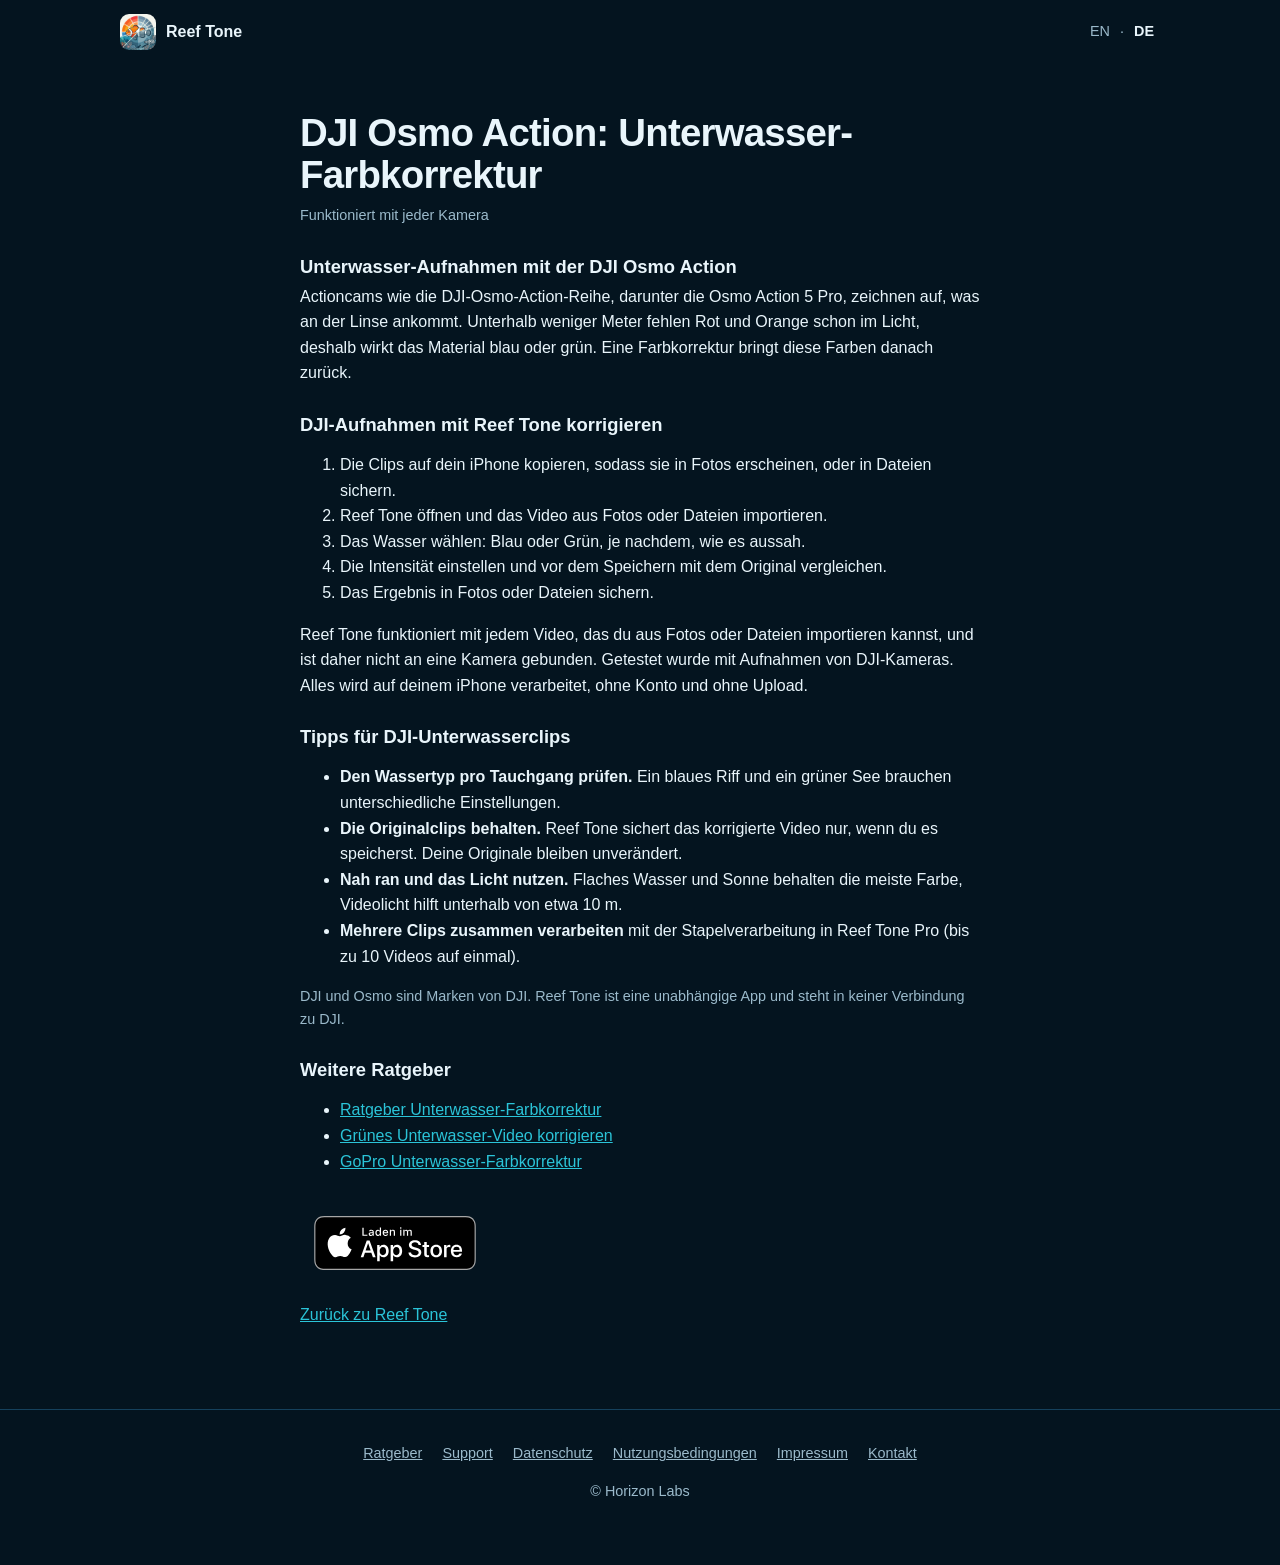
<file: de/dji-osmo-action.html>
<!doctype html>
<html lang="de">
<head>
<meta charset="utf-8">
<meta name="viewport" content="width=device-width, initial-scale=1">
<title>DJI Osmo Action Unterwasser-Farbkorrektur – Reef Tone</title>
<meta name="description" content="Blau- oder Grünstich in DJI-Osmo-Action-Unterwasseraufnahmen auf dem iPhone korrigieren. Aus Fotos oder Dateien importieren, Wasser wählen und speichern.">
<meta name="theme-color" content="#04141f">
<link rel="canonical" href="https://reeftone.app/de/dji-osmo-action.html">
<link rel="alternate" hreflang="en" href="https://reeftone.app/dji-osmo-action.html">
<link rel="alternate" hreflang="de" href="https://reeftone.app/de/dji-osmo-action.html">
<link rel="alternate" hreflang="x-default" href="https://reeftone.app/dji-osmo-action.html">
<meta property="og:type" content="article">
<meta property="og:site_name" content="Reef Tone">
<meta property="og:title" content="DJI Osmo Action: Unterwasser-Farbkorrektur">
<meta property="og:description" content="Blau- oder Grünstich in DJI-Osmo-Action-Unterwasseraufnahmen auf dem iPhone korrigieren. Aus Fotos oder Dateien importieren, Wasser wählen und speichern.">
<meta property="og:url" content="https://reeftone.app/de/dji-osmo-action.html">
<meta property="og:image" content="https://reeftone.app/assets/og-de.jpg">
<meta name="twitter:card" content="summary_large_image">
<script type="application/ld+json">
{
  "@context": "https://schema.org",
  "@type": "Article",
  "headline": "DJI Osmo Action: Unterwasser-Farbkorrektur",
  "description": "Blau- oder Grünstich in DJI-Osmo-Action-Unterwasseraufnahmen auf dem iPhone korrigieren. Aus Fotos oder Dateien importieren, Wasser wählen und speichern.",
  "inLanguage": "de",
  "mainEntityOfPage": "https://reeftone.app/de/dji-osmo-action.html",
  "image": "https://reeftone.app/assets/og-de.jpg",
  "author": { "@type": "Organization", "name": "Horizon Labs" },
  "publisher": { "@type": "Organization", "name": "Horizon Labs" },
  "datePublished": "2026-11-17"
}
</script>
<link rel="icon" href="../favicon.ico" sizes="any">
<link rel="icon" href="../favicon-32.png" type="image/png" sizes="32x32">
<link rel="apple-touch-icon" href="../apple-touch-icon.png">
<link rel="stylesheet" href="../style.css?v=8">
</head>
<body>
<a class="skip" href="#main">Zum Inhalt springen</a>

<header class="site-header">
  <div class="wrap">
    <a class="brand" href="./"><img src="../assets/app-icon.jpg" width="36" height="36" alt="">Reef Tone</a>
    <p class="lang" style="margin:0"><a href="../dji-osmo-action.html" hreflang="en" lang="en">EN</a> · <a href="dji-osmo-action.html" hreflang="de" lang="de" aria-current="true">DE</a></p>
  </div>
</header>

<main id="main">
  <article class="legal">
    <div class="wrap">
      <h1>DJI Osmo Action: Unterwasser-Farbkorrektur</h1>
      <p class="meta">Funktioniert mit jeder Kamera</p>

      <h2>Unterwasser-Aufnahmen mit der DJI Osmo Action</h2>
      <p>Actioncams wie die DJI-Osmo-Action-Reihe, darunter die Osmo Action 5 Pro, zeichnen auf, was an der Linse ankommt. Unterhalb weniger Meter fehlen Rot und Orange schon im Licht, deshalb wirkt das Material blau oder grün. Eine Farbkorrektur bringt diese Farben danach zurück.</p>

      <h2>DJI-Aufnahmen mit Reef Tone korrigieren</h2>
      <ol>
        <li>Die Clips auf dein iPhone kopieren, sodass sie in Fotos erscheinen, oder in Dateien sichern.</li>
        <li>Reef Tone öffnen und das Video aus Fotos oder Dateien importieren.</li>
        <li>Das Wasser wählen: Blau oder Grün, je nachdem, wie es aussah.</li>
        <li>Die Intensität einstellen und vor dem Speichern mit dem Original vergleichen.</li>
        <li>Das Ergebnis in Fotos oder Dateien sichern.</li>
      </ol>
      <p>Reef Tone funktioniert mit jedem Video, das du aus Fotos oder Dateien importieren kannst, und ist daher nicht an eine Kamera gebunden. Getestet wurde mit Aufnahmen von DJI-Kameras. Alles wird auf deinem iPhone verarbeitet, ohne Konto und ohne Upload.</p>

      <h2>Tipps für DJI-Unterwasserclips</h2>
      <ul>
        <li><strong>Den Wassertyp pro Tauchgang prüfen.</strong> Ein blaues Riff und ein grüner See brauchen unterschiedliche Einstellungen.</li>
        <li><strong>Die Originalclips behalten.</strong> Reef Tone sichert das korrigierte Video nur, wenn du es speicherst. Deine Originale bleiben unverändert.</li>
        <li><strong>Nah ran und das Licht nutzen.</strong> Flaches Wasser und Sonne behalten die meiste Farbe, Videolicht hilft unterhalb von etwa 10 m.</li>
        <li><strong>Mehrere Clips zusammen verarbeiten</strong> mit der Stapelverarbeitung in Reef Tone Pro (bis zu 10 Videos auf einmal).</li>
      </ul>
      <p class="meta">DJI und Osmo sind Marken von DJI. Reef Tone ist eine unabhängige App und steht in keiner Verbindung zu DJI.</p>

      <h2>Weitere Ratgeber</h2>
      <ul><li><a href="unterwasser-farbkorrektur.html">Ratgeber Unterwasser-Farbkorrektur</a></li><li><a href="gruenes-wasser.html">Grünes Unterwasser-Video korrigieren</a></li><li><a href="gopro-unterwasser.html">GoPro Unterwasser-Farbkorrektur</a></li></ul>
      <p style="margin-top:28px"><a class="store-badge" href="https://apps.apple.com/de/app/apple-store/id6819774243?pt=128971192&amp;ct=ReefTone_Guide&amp;mt=8"><img src="../assets/app-store-badge-de.svg" width="162" height="54" alt="Laden im App Store"></a></p>
      <p><a href="./">Zurück zu Reef Tone</a></p>
    </div>
  </article>
</main>

<footer class="site-footer">
  <div class="wrap">
    <nav aria-label="Rechtliches">
      <a href="unterwasser-farbkorrektur.html">Ratgeber</a>
      <a href="support.html">Support</a>
      <a href="https://horizonlabsdev.github.io/ReefTone/privacy.html">Datenschutz</a>
      <a href="https://horizonlabsdev.github.io/ReefTone/terms.html">Nutzungsbedingungen</a>
      <a href="impressum.html">Impressum</a>
      <a href="mailto:horizonlabs.dev@gmail.com">Kontakt</a>
    </nav>
    <p>&copy; Horizon Labs</p>
  </div>
</footer>
</body>
</html>
</file>
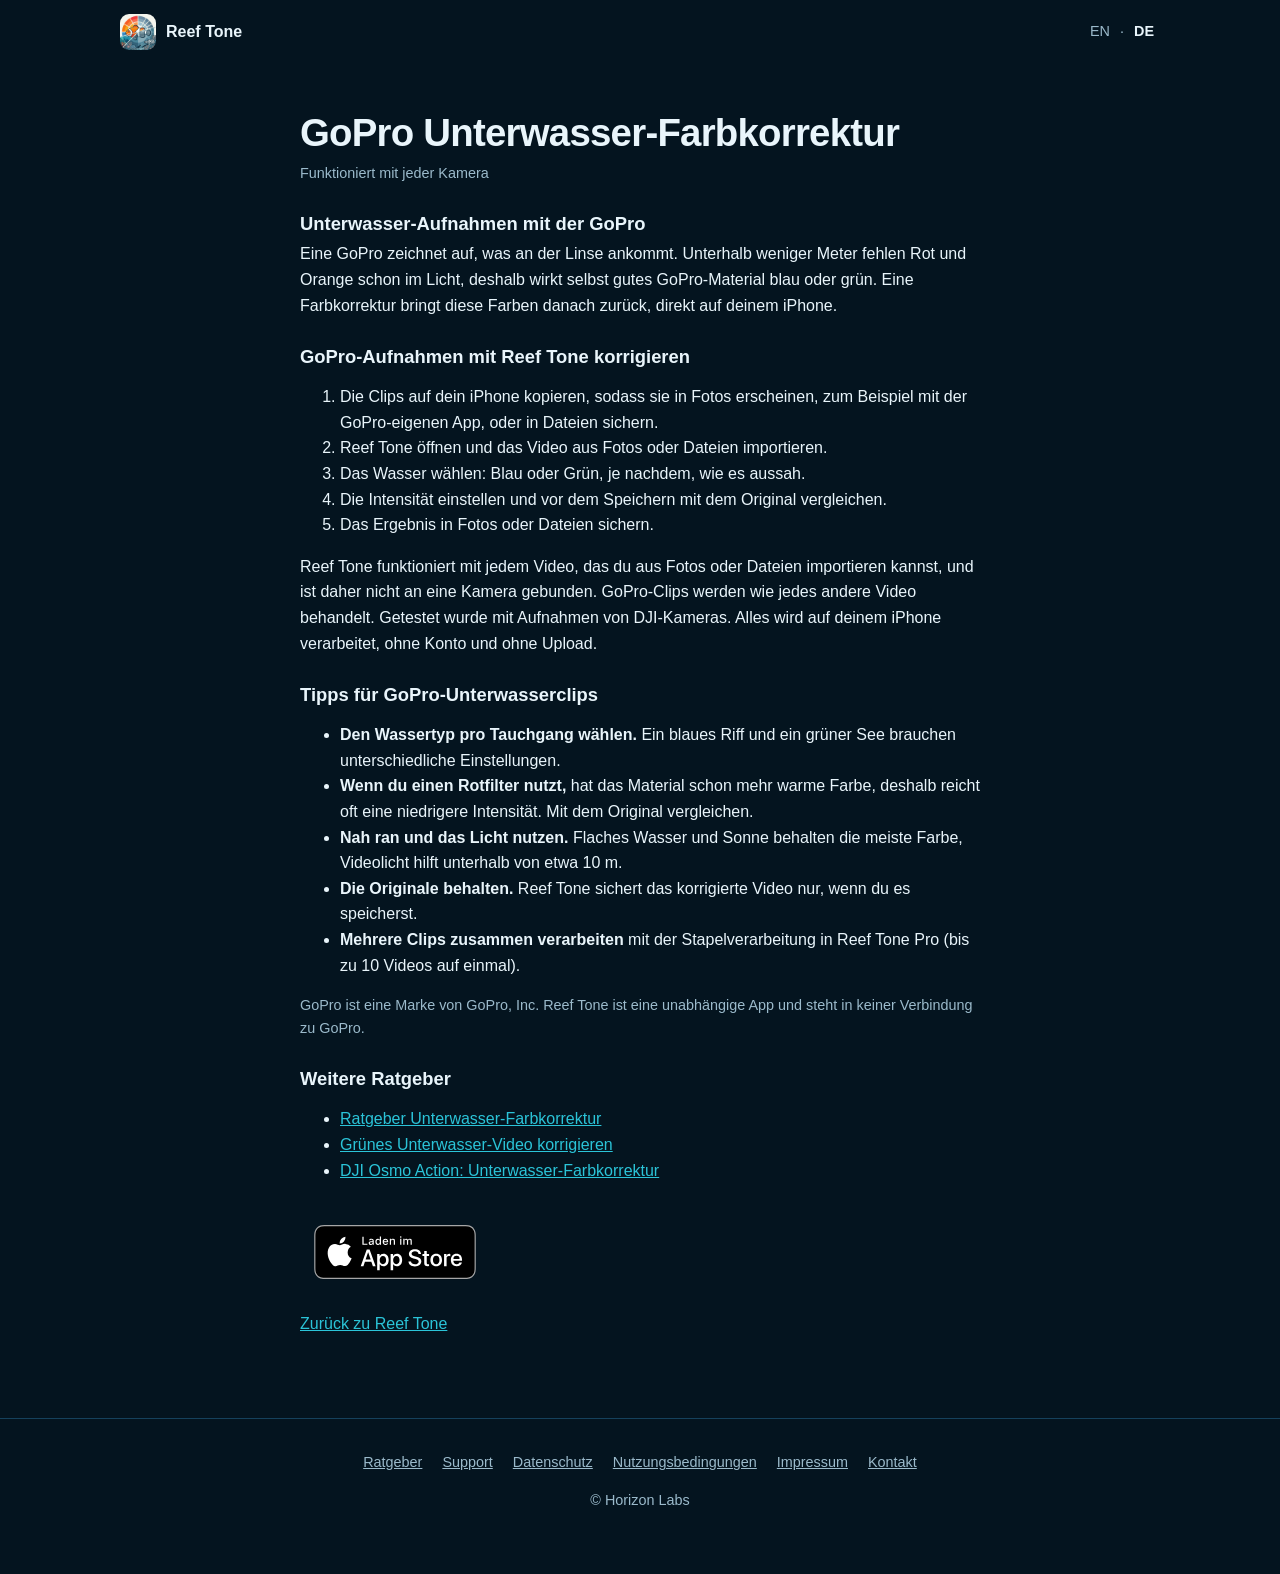
<file: de/gopro-unterwasser.html>
<!doctype html>
<html lang="de">
<head>
<meta charset="utf-8">
<meta name="viewport" content="width=device-width, initial-scale=1">
<title>GoPro Unterwasser-Farbkorrektur – Reef Tone</title>
<meta name="description" content="Blau- oder Grünstich in GoPro-Unterwasseraufnahmen auf dem iPhone korrigieren. Aus Fotos oder Dateien importieren, Wasser wählen und speichern.">
<meta name="theme-color" content="#04141f">
<link rel="canonical" href="https://reeftone.app/de/gopro-unterwasser.html">
<link rel="alternate" hreflang="en" href="https://reeftone.app/gopro.html">
<link rel="alternate" hreflang="de" href="https://reeftone.app/de/gopro-unterwasser.html">
<link rel="alternate" hreflang="x-default" href="https://reeftone.app/gopro.html">
<meta property="og:type" content="article">
<meta property="og:site_name" content="Reef Tone">
<meta property="og:title" content="GoPro Unterwasser-Farbkorrektur">
<meta property="og:description" content="Blau- oder Grünstich in GoPro-Unterwasseraufnahmen auf dem iPhone korrigieren. Aus Fotos oder Dateien importieren, Wasser wählen und speichern.">
<meta property="og:url" content="https://reeftone.app/de/gopro-unterwasser.html">
<meta property="og:image" content="https://reeftone.app/assets/og-de.jpg">
<meta name="twitter:card" content="summary_large_image">
<script type="application/ld+json">
{
  "@context": "https://schema.org",
  "@type": "Article",
  "headline": "GoPro Unterwasser-Farbkorrektur",
  "description": "Blau- oder Grünstich in GoPro-Unterwasseraufnahmen auf dem iPhone korrigieren. Aus Fotos oder Dateien importieren, Wasser wählen und speichern.",
  "inLanguage": "de",
  "mainEntityOfPage": "https://reeftone.app/de/gopro-unterwasser.html",
  "image": "https://reeftone.app/assets/og-de.jpg",
  "author": { "@type": "Organization", "name": "Horizon Labs" },
  "publisher": { "@type": "Organization", "name": "Horizon Labs" },
  "datePublished": "2026-11-17"
}
</script>
<link rel="icon" href="../favicon.ico" sizes="any">
<link rel="icon" href="../favicon-32.png" type="image/png" sizes="32x32">
<link rel="apple-touch-icon" href="../apple-touch-icon.png">
<link rel="stylesheet" href="../style.css?v=8">
</head>
<body>
<a class="skip" href="#main">Zum Inhalt springen</a>

<header class="site-header">
  <div class="wrap">
    <a class="brand" href="./"><img src="../assets/app-icon.jpg" width="36" height="36" alt="">Reef Tone</a>
    <p class="lang" style="margin:0"><a href="../gopro.html" hreflang="en" lang="en">EN</a> · <a href="gopro-unterwasser.html" hreflang="de" lang="de" aria-current="true">DE</a></p>
  </div>
</header>

<main id="main">
  <article class="legal">
    <div class="wrap">
      <h1>GoPro Unterwasser-Farbkorrektur</h1>
      <p class="meta">Funktioniert mit jeder Kamera</p>

      <h2>Unterwasser-Aufnahmen mit der GoPro</h2>
      <p>Eine GoPro zeichnet auf, was an der Linse ankommt. Unterhalb weniger Meter fehlen Rot und Orange schon im Licht, deshalb wirkt selbst gutes GoPro-Material blau oder grün. Eine Farbkorrektur bringt diese Farben danach zurück, direkt auf deinem iPhone.</p>

      <h2>GoPro-Aufnahmen mit Reef Tone korrigieren</h2>
      <ol>
        <li>Die Clips auf dein iPhone kopieren, sodass sie in Fotos erscheinen, zum Beispiel mit der GoPro-eigenen App, oder in Dateien sichern.</li>
        <li>Reef Tone öffnen und das Video aus Fotos oder Dateien importieren.</li>
        <li>Das Wasser wählen: Blau oder Grün, je nachdem, wie es aussah.</li>
        <li>Die Intensität einstellen und vor dem Speichern mit dem Original vergleichen.</li>
        <li>Das Ergebnis in Fotos oder Dateien sichern.</li>
      </ol>
      <p>Reef Tone funktioniert mit jedem Video, das du aus Fotos oder Dateien importieren kannst, und ist daher nicht an eine Kamera gebunden. GoPro-Clips werden wie jedes andere Video behandelt. Getestet wurde mit Aufnahmen von DJI-Kameras. Alles wird auf deinem iPhone verarbeitet, ohne Konto und ohne Upload.</p>

      <h2>Tipps für GoPro-Unterwasserclips</h2>
      <ul>
        <li><strong>Den Wassertyp pro Tauchgang wählen.</strong> Ein blaues Riff und ein grüner See brauchen unterschiedliche Einstellungen.</li>
        <li><strong>Wenn du einen Rotfilter nutzt,</strong> hat das Material schon mehr warme Farbe, deshalb reicht oft eine niedrigere Intensität. Mit dem Original vergleichen.</li>
        <li><strong>Nah ran und das Licht nutzen.</strong> Flaches Wasser und Sonne behalten die meiste Farbe, Videolicht hilft unterhalb von etwa 10 m.</li>
        <li><strong>Die Originale behalten.</strong> Reef Tone sichert das korrigierte Video nur, wenn du es speicherst.</li>
        <li><strong>Mehrere Clips zusammen verarbeiten</strong> mit der Stapelverarbeitung in Reef Tone Pro (bis zu 10 Videos auf einmal).</li>
      </ul>
      <p class="meta">GoPro ist eine Marke von GoPro, Inc. Reef Tone ist eine unabhängige App und steht in keiner Verbindung zu GoPro.</p>

      <h2>Weitere Ratgeber</h2>
      <ul><li><a href="unterwasser-farbkorrektur.html">Ratgeber Unterwasser-Farbkorrektur</a></li><li><a href="gruenes-wasser.html">Grünes Unterwasser-Video korrigieren</a></li><li><a href="dji-osmo-action.html">DJI Osmo Action: Unterwasser-Farbkorrektur</a></li></ul>
      <p style="margin-top:28px"><a class="store-badge" href="https://apps.apple.com/de/app/apple-store/id6819774243?pt=128971192&amp;ct=ReefTone_Guide&amp;mt=8"><img src="../assets/app-store-badge-de.svg" width="162" height="54" alt="Laden im App Store"></a></p>
      <p><a href="./">Zurück zu Reef Tone</a></p>
    </div>
  </article>
</main>

<footer class="site-footer">
  <div class="wrap">
    <nav aria-label="Rechtliches">
      <a href="unterwasser-farbkorrektur.html">Ratgeber</a>
      <a href="support.html">Support</a>
      <a href="https://horizonlabsdev.github.io/ReefTone/privacy.html">Datenschutz</a>
      <a href="https://horizonlabsdev.github.io/ReefTone/terms.html">Nutzungsbedingungen</a>
      <a href="impressum.html">Impressum</a>
      <a href="mailto:horizonlabs.dev@gmail.com">Kontakt</a>
    </nav>
    <p>&copy; Horizon Labs</p>
  </div>
</footer>
</body>
</html>
</file>
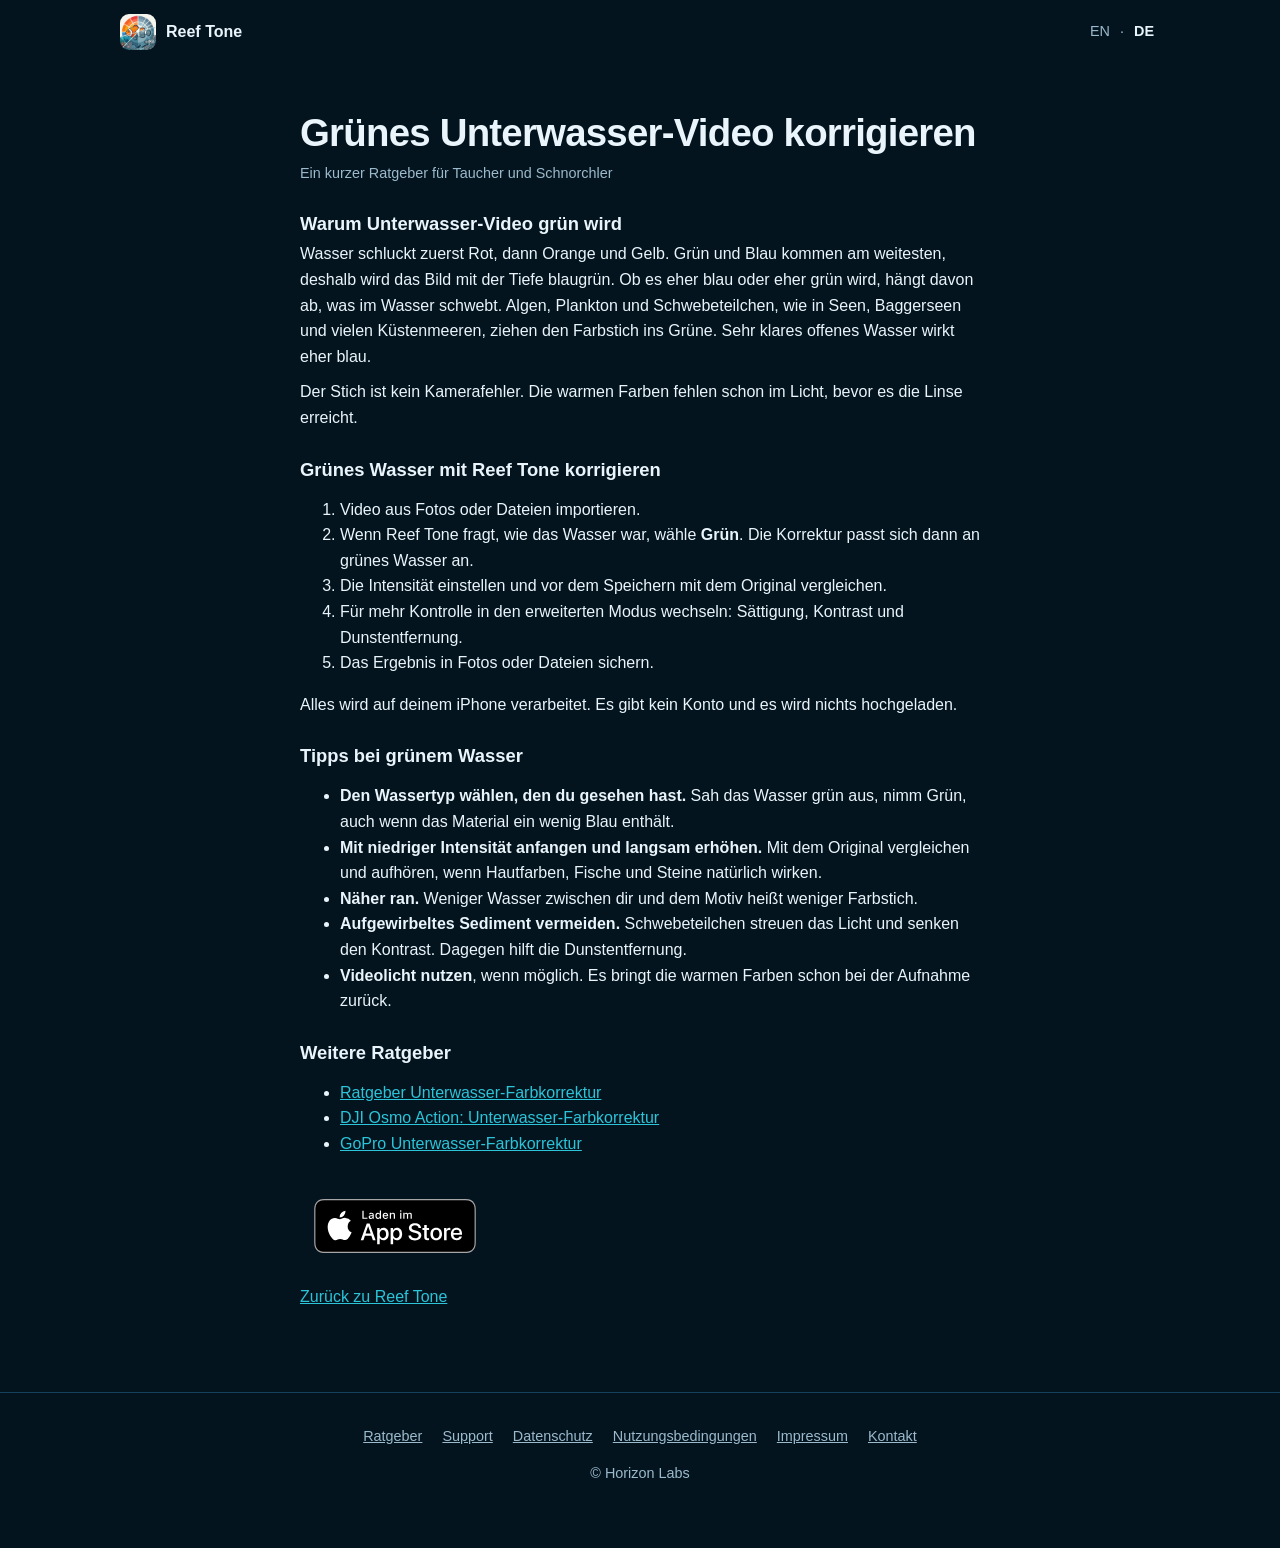
<file: de/gruenes-wasser.html>
<!doctype html>
<html lang="de">
<head>
<meta charset="utf-8">
<meta name="viewport" content="width=device-width, initial-scale=1">
<title>Grünes Unterwasser-Video korrigieren – Reef Tone</title>
<meta name="description" content="Warum Unterwasser-Video grün wird und wie du es mit Reef Tone auf dem iPhone korrigierst: Grün wählen, Intensität einstellen und vor dem Speichern vergleichen.">
<meta name="theme-color" content="#04141f">
<link rel="canonical" href="https://reeftone.app/de/gruenes-wasser.html">
<link rel="alternate" hreflang="en" href="https://reeftone.app/green-water.html">
<link rel="alternate" hreflang="de" href="https://reeftone.app/de/gruenes-wasser.html">
<link rel="alternate" hreflang="x-default" href="https://reeftone.app/green-water.html">
<meta property="og:type" content="article">
<meta property="og:site_name" content="Reef Tone">
<meta property="og:title" content="Grünes Unterwasser-Video korrigieren">
<meta property="og:description" content="Warum Unterwasser-Video grün wird und wie du es mit Reef Tone auf dem iPhone korrigierst: Grün wählen, Intensität einstellen und vor dem Speichern vergleichen.">
<meta property="og:url" content="https://reeftone.app/de/gruenes-wasser.html">
<meta property="og:image" content="https://reeftone.app/assets/og-de.jpg">
<meta name="twitter:card" content="summary_large_image">
<script type="application/ld+json">
{
  "@context": "https://schema.org",
  "@type": "Article",
  "headline": "Grünes Unterwasser-Video korrigieren",
  "description": "Warum Unterwasser-Video grün wird und wie du es mit Reef Tone auf dem iPhone korrigierst: Grün wählen, Intensität einstellen und vor dem Speichern vergleichen.",
  "inLanguage": "de",
  "mainEntityOfPage": "https://reeftone.app/de/gruenes-wasser.html",
  "image": "https://reeftone.app/assets/og-de.jpg",
  "author": { "@type": "Organization", "name": "Horizon Labs" },
  "publisher": { "@type": "Organization", "name": "Horizon Labs" },
  "datePublished": "2026-11-17"
}
</script>
<link rel="icon" href="../favicon.ico" sizes="any">
<link rel="icon" href="../favicon-32.png" type="image/png" sizes="32x32">
<link rel="apple-touch-icon" href="../apple-touch-icon.png">
<link rel="stylesheet" href="../style.css?v=8">
</head>
<body>
<a class="skip" href="#main">Zum Inhalt springen</a>

<header class="site-header">
  <div class="wrap">
    <a class="brand" href="./"><img src="../assets/app-icon.jpg" width="36" height="36" alt="">Reef Tone</a>
    <p class="lang" style="margin:0"><a href="../green-water.html" hreflang="en" lang="en">EN</a> · <a href="gruenes-wasser.html" hreflang="de" lang="de" aria-current="true">DE</a></p>
  </div>
</header>

<main id="main">
  <article class="legal">
    <div class="wrap">
      <h1>Grünes Unterwasser-Video korrigieren</h1>
      <p class="meta">Ein kurzer Ratgeber für Taucher und Schnorchler</p>

      <h2>Warum Unterwasser-Video grün wird</h2>
      <p>Wasser schluckt zuerst Rot, dann Orange und Gelb. Grün und Blau kommen am weitesten, deshalb wird das Bild mit der Tiefe blaugrün. Ob es eher blau oder eher grün wird, hängt davon ab, was im Wasser schwebt. Algen, Plankton und Schwebeteilchen, wie in Seen, Baggerseen und vielen Küstenmeeren, ziehen den Farbstich ins Grüne. Sehr klares offenes Wasser wirkt eher blau.</p>
      <p>Der Stich ist kein Kamerafehler. Die warmen Farben fehlen schon im Licht, bevor es die Linse erreicht.</p>

      <h2>Grünes Wasser mit Reef Tone korrigieren</h2>
      <ol>
        <li>Video aus Fotos oder Dateien importieren.</li>
        <li>Wenn Reef Tone fragt, wie das Wasser war, wähle <strong>Grün</strong>. Die Korrektur passt sich dann an grünes Wasser an.</li>
        <li>Die Intensität einstellen und vor dem Speichern mit dem Original vergleichen.</li>
        <li>Für mehr Kontrolle in den erweiterten Modus wechseln: Sättigung, Kontrast und Dunstentfernung.</li>
        <li>Das Ergebnis in Fotos oder Dateien sichern.</li>
      </ol>
      <p>Alles wird auf deinem iPhone verarbeitet. Es gibt kein Konto und es wird nichts hochgeladen.</p>

      <h2>Tipps bei grünem Wasser</h2>
      <ul>
        <li><strong>Den Wassertyp wählen, den du gesehen hast.</strong> Sah das Wasser grün aus, nimm Grün, auch wenn das Material ein wenig Blau enthält.</li>
        <li><strong>Mit niedriger Intensität anfangen und langsam erhöhen.</strong> Mit dem Original vergleichen und aufhören, wenn Hautfarben, Fische und Steine natürlich wirken.</li>
        <li><strong>Näher ran.</strong> Weniger Wasser zwischen dir und dem Motiv heißt weniger Farbstich.</li>
        <li><strong>Aufgewirbeltes Sediment vermeiden.</strong> Schwebeteilchen streuen das Licht und senken den Kontrast. Dagegen hilft die Dunstentfernung.</li>
        <li><strong>Videolicht nutzen</strong>, wenn möglich. Es bringt die warmen Farben schon bei der Aufnahme zurück.</li>
      </ul>

      <h2>Weitere Ratgeber</h2>
      <ul><li><a href="unterwasser-farbkorrektur.html">Ratgeber Unterwasser-Farbkorrektur</a></li><li><a href="dji-osmo-action.html">DJI Osmo Action: Unterwasser-Farbkorrektur</a></li><li><a href="gopro-unterwasser.html">GoPro Unterwasser-Farbkorrektur</a></li></ul>
      <p style="margin-top:28px"><a class="store-badge" href="https://apps.apple.com/de/app/apple-store/id6819774243?pt=128971192&amp;ct=ReefTone_Guide&amp;mt=8"><img src="../assets/app-store-badge-de.svg" width="162" height="54" alt="Laden im App Store"></a></p>
      <p><a href="./">Zurück zu Reef Tone</a></p>
    </div>
  </article>
</main>

<footer class="site-footer">
  <div class="wrap">
    <nav aria-label="Rechtliches">
      <a href="unterwasser-farbkorrektur.html">Ratgeber</a>
      <a href="support.html">Support</a>
      <a href="https://horizonlabsdev.github.io/ReefTone/privacy.html">Datenschutz</a>
      <a href="https://horizonlabsdev.github.io/ReefTone/terms.html">Nutzungsbedingungen</a>
      <a href="impressum.html">Impressum</a>
      <a href="mailto:horizonlabs.dev@gmail.com">Kontakt</a>
    </nav>
    <p>&copy; Horizon Labs</p>
  </div>
</footer>
</body>
</html>
</file>
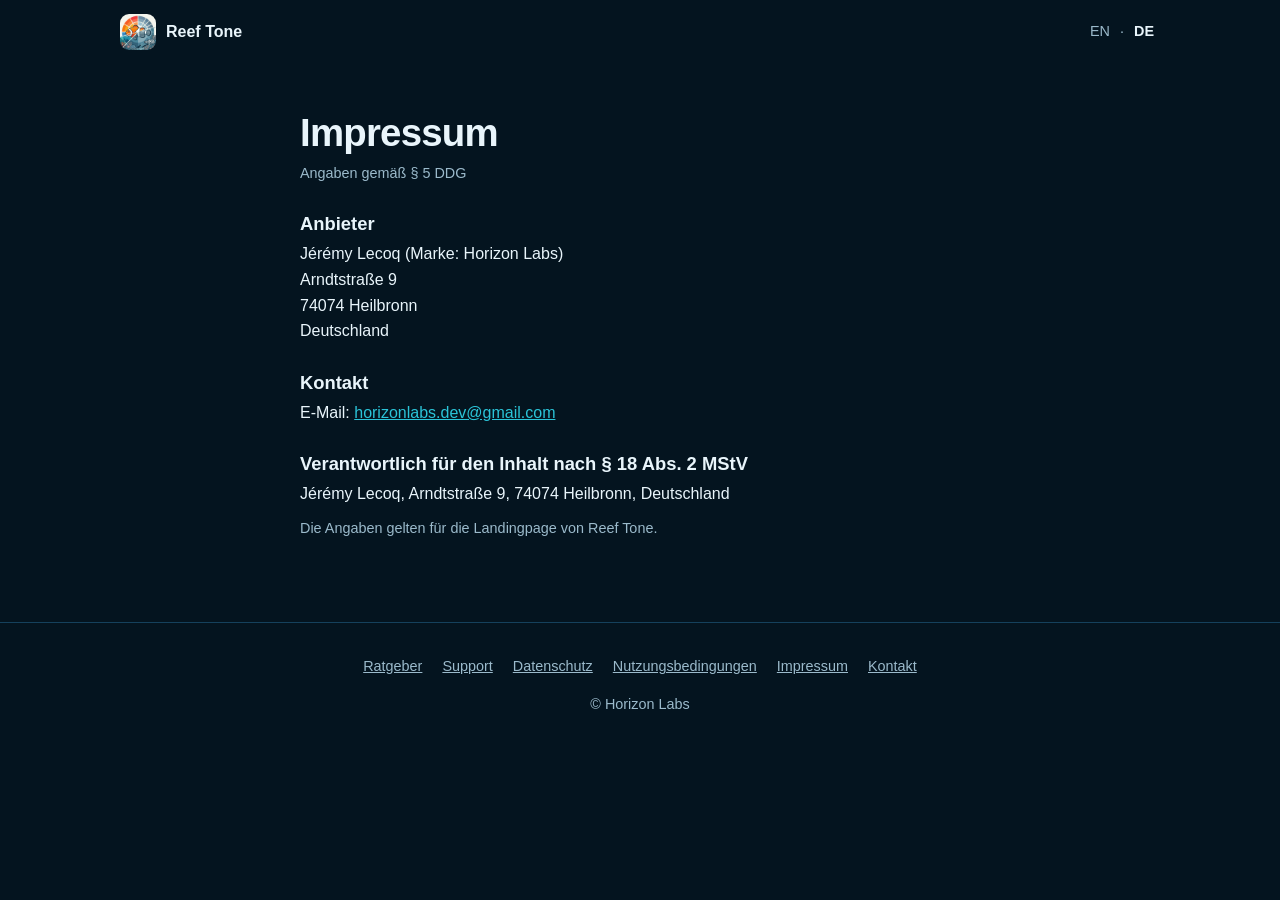
<file: de/impressum.html>
<!doctype html>
<html lang="de">
<head>
<meta charset="utf-8">
<meta name="viewport" content="width=device-width, initial-scale=1">
<title>Impressum – Reef Tone</title>
<meta name="description" content="Impressum – Reef Tone">
<meta name="theme-color" content="#04141f">
<link rel="canonical" href="https://reeftone.app/de/impressum.html">
<link rel="alternate" hreflang="en" href="https://reeftone.app/impressum.html">
<link rel="alternate" hreflang="de" href="https://reeftone.app/de/impressum.html">
<link rel="icon" href="../favicon.ico" sizes="any">
<link rel="icon" href="../favicon-32.png" type="image/png" sizes="32x32">
<link rel="apple-touch-icon" href="../apple-touch-icon.png">
<link rel="stylesheet" href="../style.css?v=8">
</head>
<body>
<a class="skip" href="#main">Zum Inhalt springen</a>

<header class="site-header">
  <div class="wrap">
    <a class="brand" href="./"><img src="../assets/app-icon.jpg" width="36" height="36" alt="">Reef Tone</a>
    <p class="lang" style="margin:0"><a href="../impressum.html" hreflang="en" lang="en">EN</a> · <a href="impressum.html" hreflang="de" lang="de" aria-current="true">DE</a></p>
  </div>
</header>

<main id="main">
  <section class="legal">
    <div class="wrap">
      <h1>Impressum</h1>
      <p class="meta">Angaben gemäß § 5 DDG</p>
      <h2>Anbieter</h2>
      <p>Jérémy Lecoq (Marke: Horizon Labs)<br>Arndtstraße 9<br>74074 Heilbronn<br>Deutschland</p>
      <h2>Kontakt</h2>
      <p>E-Mail: <a href="mailto:horizonlabs.dev@gmail.com">horizonlabs.dev@gmail.com</a></p>
      <h2>Verantwortlich für den Inhalt nach § 18 Abs. 2 MStV</h2>
      <p>Jérémy Lecoq, Arndtstraße 9, 74074 Heilbronn, Deutschland</p>
      <p class="meta">Die Angaben gelten für die Landingpage von Reef Tone.</p>
    </div>
  </section>
</main>

<footer class="site-footer">
  <div class="wrap">
    <nav aria-label="Rechtliches">
      <a href="unterwasser-farbkorrektur.html">Ratgeber</a>
      <a href="support.html">Support</a>
      <a href="https://horizonlabsdev.github.io/ReefTone/privacy.html">Datenschutz</a>
      <a href="https://horizonlabsdev.github.io/ReefTone/terms.html">Nutzungsbedingungen</a>
      <a href="impressum.html">Impressum</a>
      <a href="mailto:horizonlabs.dev@gmail.com">Kontakt</a>
    </nav>
    <p>&copy; Horizon Labs</p>
  </div>
</footer>
</body>
</html>
</file>
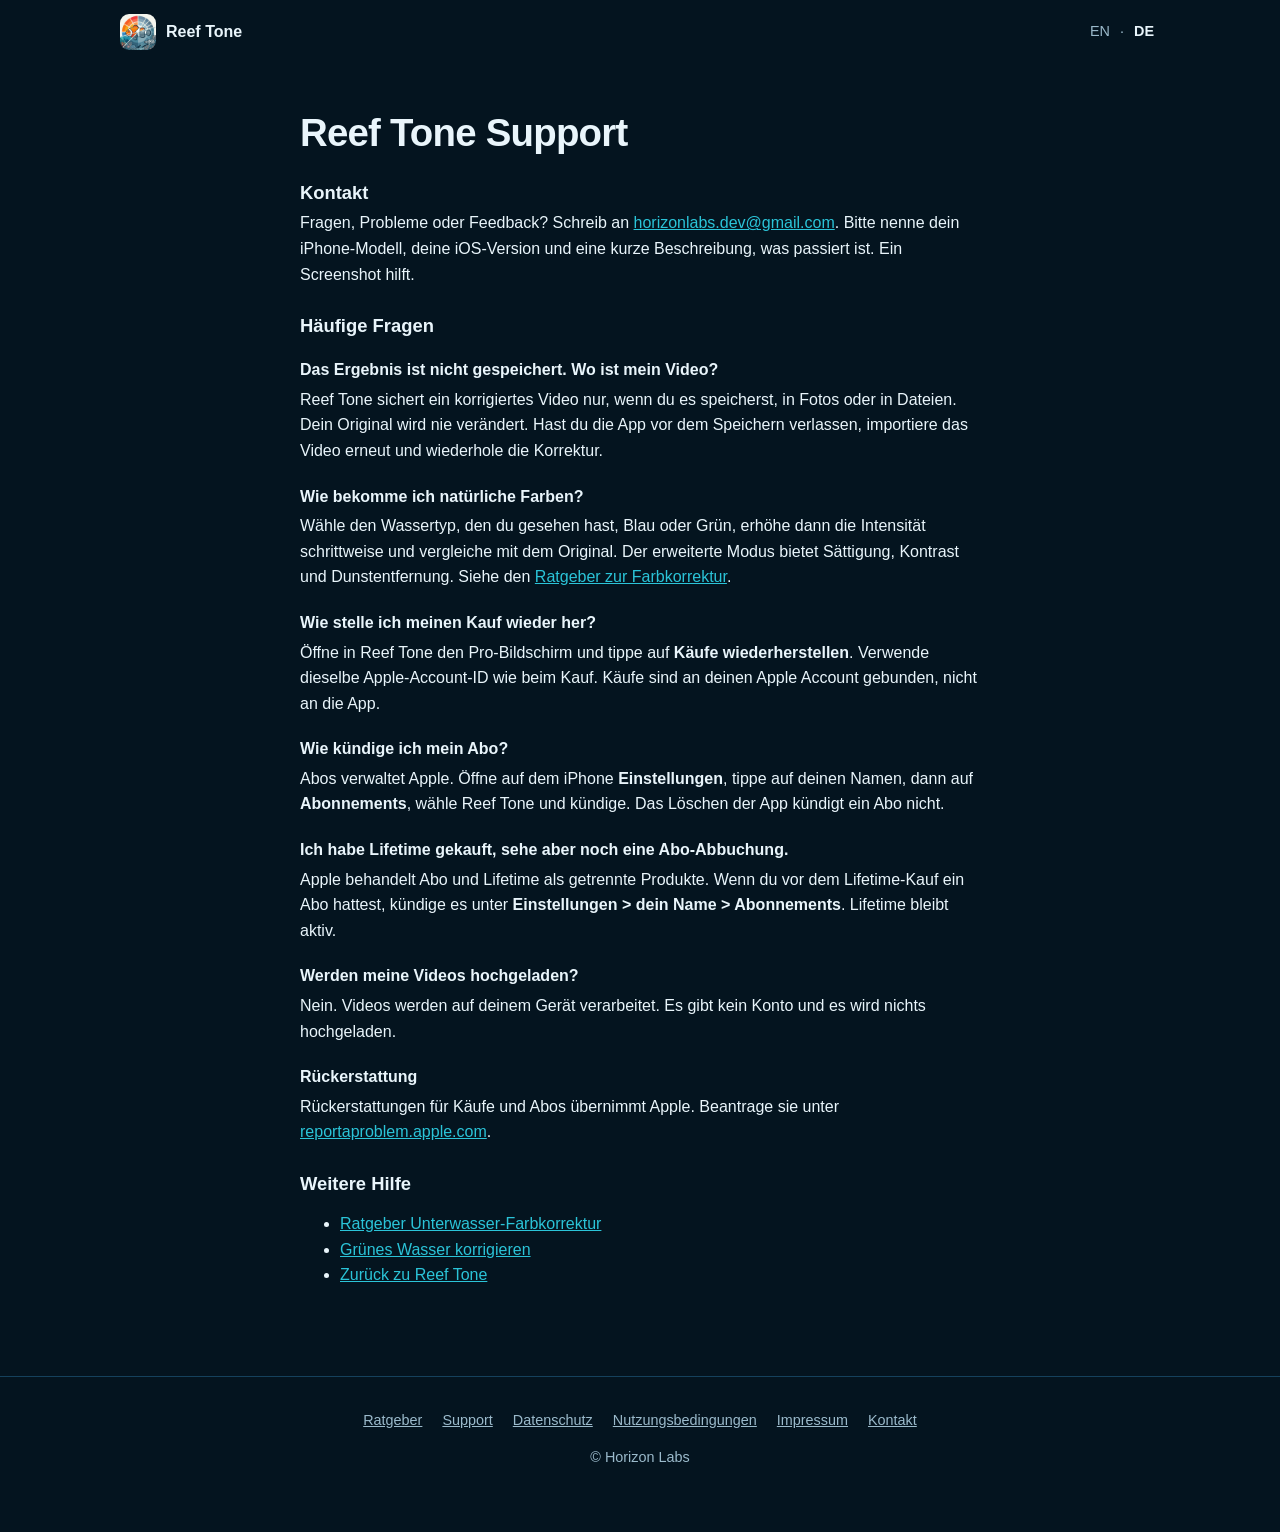
<file: de/support.html>
<!doctype html>
<html lang="de">
<head>
<meta charset="utf-8">
<meta name="viewport" content="width=device-width, initial-scale=1">
<title>Support – Reef Tone</title>
<meta name="description" content="Hilfe zu Reef Tone: Kontakt zum Entwickler und Antworten zu Import, Speichern, Käufen und Abos.">
<meta name="theme-color" content="#04141f">
<link rel="canonical" href="https://reeftone.app/de/support.html">
<link rel="alternate" hreflang="en" href="https://reeftone.app/support.html">
<link rel="alternate" hreflang="de" href="https://reeftone.app/de/support.html">
<link rel="alternate" hreflang="x-default" href="https://reeftone.app/support.html">
<link rel="icon" href="../favicon.ico" sizes="any">
<link rel="icon" href="../favicon-32.png" type="image/png" sizes="32x32">
<link rel="apple-touch-icon" href="../apple-touch-icon.png">
<link rel="stylesheet" href="../style.css?v=8">
</head>
<body>
<a class="skip" href="#main">Zum Inhalt springen</a>

<header class="site-header">
  <div class="wrap">
    <a class="brand" href="./"><img src="../assets/app-icon.jpg" width="36" height="36" alt="">Reef Tone</a>
    <p class="lang" style="margin:0"><a href="../support.html" hreflang="en" lang="en">EN</a> · <a href="support.html" hreflang="de" lang="de" aria-current="true">DE</a></p>
  </div>
</header>

<main id="main">
  <article class="legal">
    <div class="wrap">
      <h1>Reef Tone Support</h1>
      <h2>Kontakt</h2>
      <p>Fragen, Probleme oder Feedback? Schreib an <a href="mailto:horizonlabs.dev@gmail.com">horizonlabs.dev@gmail.com</a>. Bitte nenne dein iPhone-Modell, deine iOS-Version und eine kurze Beschreibung, was passiert ist. Ein Screenshot hilft.</p>

      <h2>Häufige Fragen</h2>
      <h3>Das Ergebnis ist nicht gespeichert. Wo ist mein Video?</h3>
      <p>Reef Tone sichert ein korrigiertes Video nur, wenn du es speicherst, in Fotos oder in Dateien. Dein Original wird nie verändert. Hast du die App vor dem Speichern verlassen, importiere das Video erneut und wiederhole die Korrektur.</p>
      <h3>Wie bekomme ich natürliche Farben?</h3>
      <p>Wähle den Wassertyp, den du gesehen hast, Blau oder Grün, erhöhe dann die Intensität schrittweise und vergleiche mit dem Original. Der erweiterte Modus bietet Sättigung, Kontrast und Dunstentfernung. Siehe den <a href="unterwasser-farbkorrektur.html">Ratgeber zur Farbkorrektur</a>.</p>
      <h3>Wie stelle ich meinen Kauf wieder her?</h3>
      <p>Öffne in Reef Tone den Pro-Bildschirm und tippe auf <strong>Käufe wiederherstellen</strong>. Verwende dieselbe Apple-Account-ID wie beim Kauf. Käufe sind an deinen Apple Account gebunden, nicht an die App.</p>
      <h3>Wie kündige ich mein Abo?</h3>
      <p>Abos verwaltet Apple. Öffne auf dem iPhone <strong>Einstellungen</strong>, tippe auf deinen Namen, dann auf <strong>Abonnements</strong>, wähle Reef Tone und kündige. Das Löschen der App kündigt ein Abo nicht.</p>
      <h3>Ich habe Lifetime gekauft, sehe aber noch eine Abo-Abbuchung.</h3>
      <p>Apple behandelt Abo und Lifetime als getrennte Produkte. Wenn du vor dem Lifetime-Kauf ein Abo hattest, kündige es unter <strong>Einstellungen &gt; dein Name &gt; Abonnements</strong>. Lifetime bleibt aktiv.</p>
      <h3>Werden meine Videos hochgeladen?</h3>
      <p>Nein. Videos werden auf deinem Gerät verarbeitet. Es gibt kein Konto und es wird nichts hochgeladen.</p>
      <h3>Rückerstattung</h3>
      <p>Rückerstattungen für Käufe und Abos übernimmt Apple. Beantrage sie unter <a href="https://reportaproblem.apple.com">reportaproblem.apple.com</a>.</p>

      <h2>Weitere Hilfe</h2>
      <ul>
        <li><a href="unterwasser-farbkorrektur.html">Ratgeber Unterwasser-Farbkorrektur</a></li>
        <li><a href="gruenes-wasser.html">Grünes Wasser korrigieren</a></li>
        <li><a href="./">Zurück zu Reef Tone</a></li>
      </ul>
    </div>
  </article>
</main>

<footer class="site-footer">
  <div class="wrap">
    <nav aria-label="Rechtliches">
      <a href="unterwasser-farbkorrektur.html">Ratgeber</a>
      <a href="support.html">Support</a>
      <a href="https://horizonlabsdev.github.io/ReefTone/privacy.html">Datenschutz</a>
      <a href="https://horizonlabsdev.github.io/ReefTone/terms.html">Nutzungsbedingungen</a>
      <a href="impressum.html">Impressum</a>
      <a href="mailto:horizonlabs.dev@gmail.com">Kontakt</a>
    </nav>
    <p>&copy; Horizon Labs</p>
  </div>
</footer>
</body>
</html>
</file>
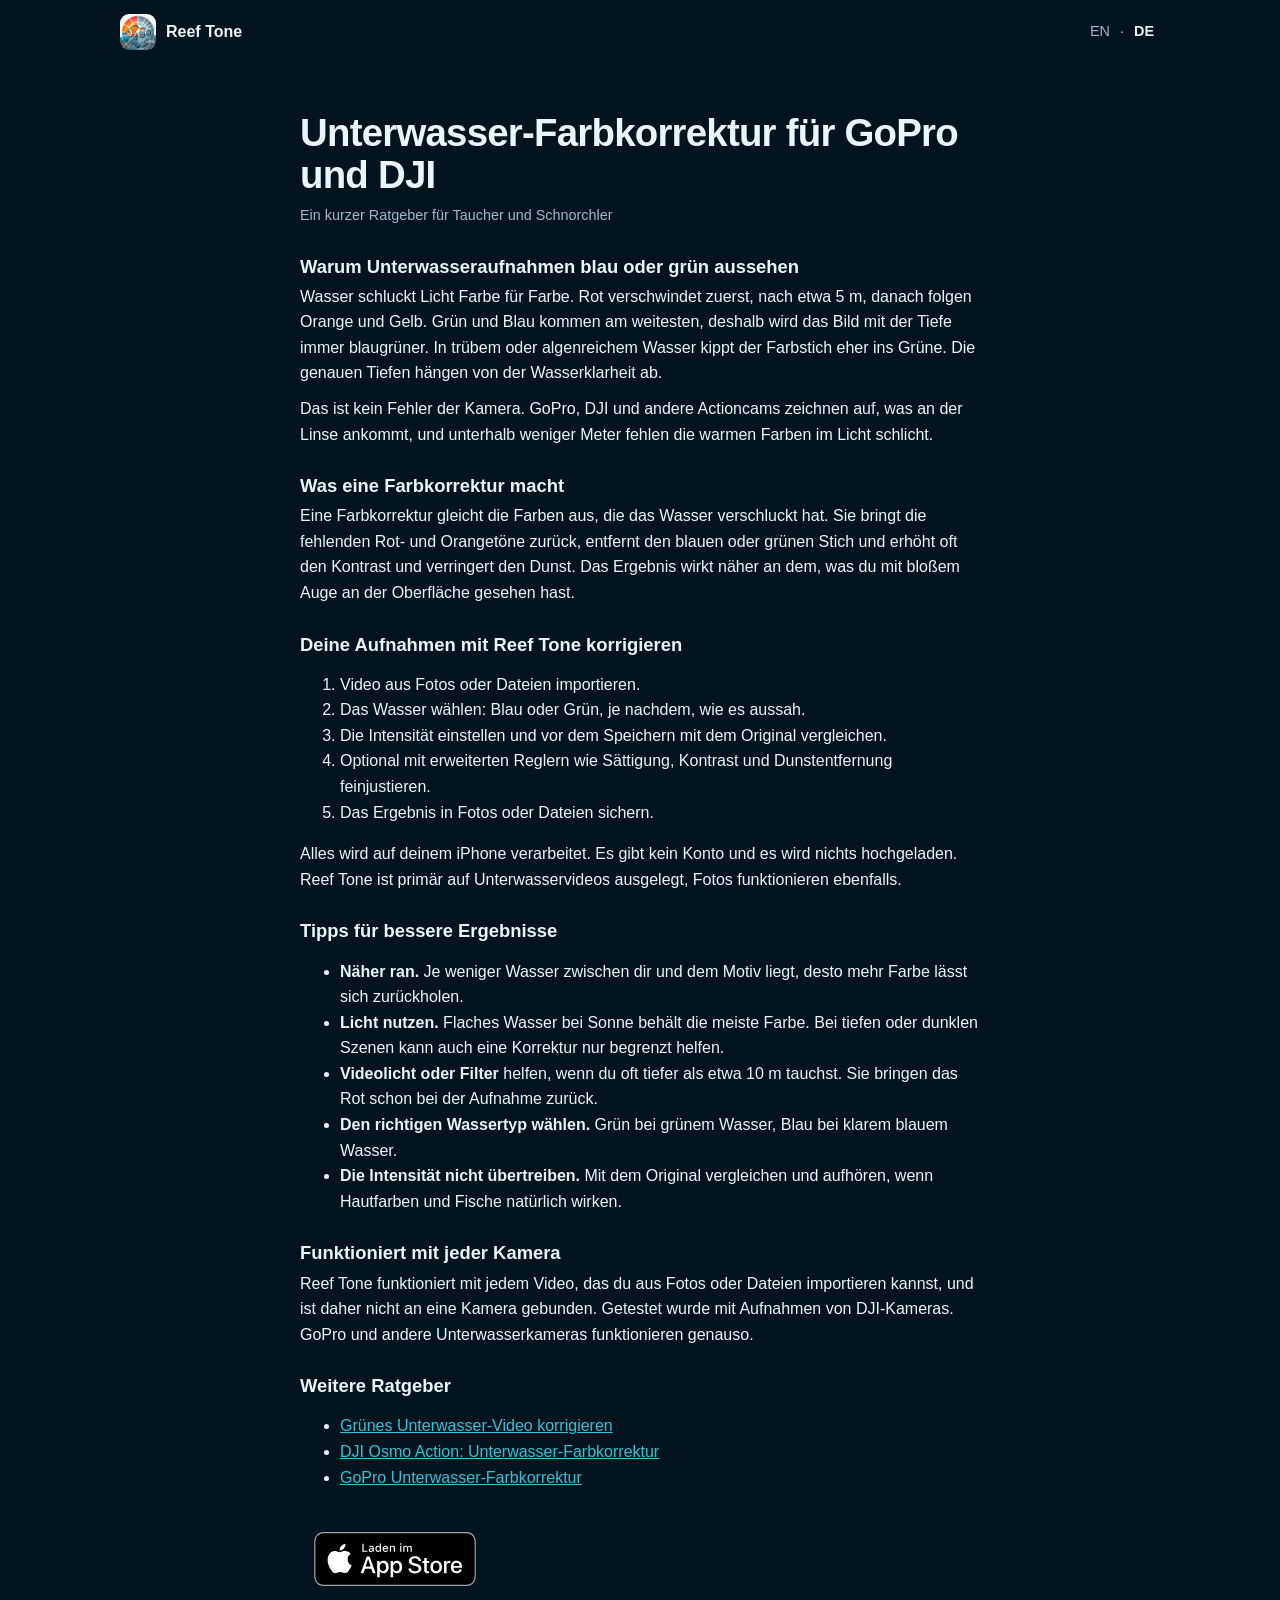
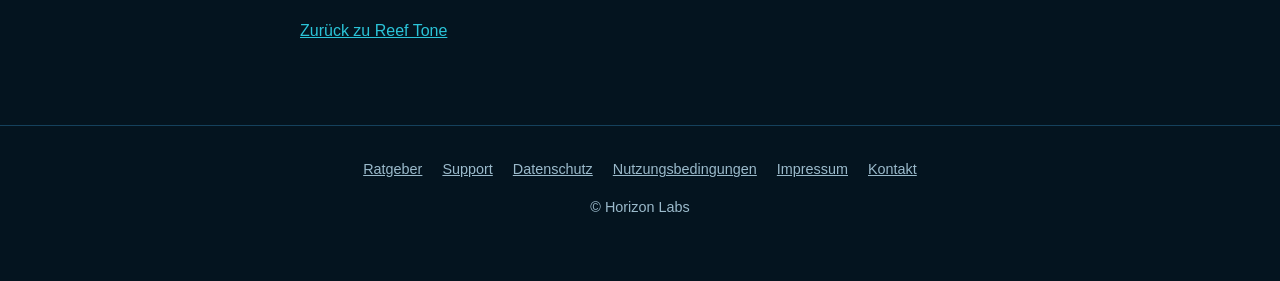
<file: de/unterwasser-farbkorrektur.html>
<!doctype html>
<html lang="de">
<head>
<meta charset="utf-8">
<meta name="viewport" content="width=device-width, initial-scale=1">
<title>Unterwasser-Farbkorrektur für GoPro und DJI – Reef Tone</title>
<meta name="description" content="Warum Unterwasservideos blau oder grün werden und wie du die Farben deiner Tauchaufnahmen von GoPro, DJI und anderen Kameras auf dem iPhone wiederherstellst.">
<meta name="theme-color" content="#04141f">
<link rel="canonical" href="https://reeftone.app/de/unterwasser-farbkorrektur.html">
<link rel="alternate" hreflang="en" href="https://reeftone.app/guide.html">
<link rel="alternate" hreflang="de" href="https://reeftone.app/de/unterwasser-farbkorrektur.html">
<link rel="alternate" hreflang="x-default" href="https://reeftone.app/guide.html">
<meta property="og:type" content="article">
<meta property="og:site_name" content="Reef Tone">
<meta property="og:title" content="Unterwasser-Farbkorrektur für GoPro und DJI">
<meta property="og:description" content="Warum Unterwasservideos blau oder grün werden und wie du die Farben deiner Tauchaufnahmen wiederherstellst.">
<meta property="og:url" content="https://reeftone.app/de/unterwasser-farbkorrektur.html">
<meta property="og:image" content="https://reeftone.app/assets/og-de.jpg">
<meta name="twitter:card" content="summary_large_image">
<script type="application/ld+json">
{
  "@context": "https://schema.org",
  "@type": "Article",
  "headline": "Unterwasser-Farbkorrektur für GoPro und DJI",
  "description": "Warum Unterwasservideos blau oder grün werden und wie du die Farben deiner Tauchaufnahmen wiederherstellst.",
  "inLanguage": "de",
  "mainEntityOfPage": "https://reeftone.app/de/unterwasser-farbkorrektur.html",
  "image": "https://reeftone.app/assets/og-de.jpg",
  "author": { "@type": "Organization", "name": "Horizon Labs" },
  "publisher": { "@type": "Organization", "name": "Horizon Labs" },
  "datePublished": "2026-11-17"
}
</script>
<link rel="icon" href="../favicon.ico" sizes="any">
<link rel="icon" href="../favicon-32.png" type="image/png" sizes="32x32">
<link rel="apple-touch-icon" href="../apple-touch-icon.png">
<link rel="stylesheet" href="../style.css?v=8">
</head>
<body>
<a class="skip" href="#main">Zum Inhalt springen</a>

<header class="site-header">
  <div class="wrap">
    <a class="brand" href="./"><img src="../assets/app-icon.jpg" width="36" height="36" alt="">Reef Tone</a>
    <p class="lang" style="margin:0"><a href="../guide.html" hreflang="en" lang="en">EN</a> · <a href="unterwasser-farbkorrektur.html" hreflang="de" lang="de" aria-current="true">DE</a></p>
  </div>
</header>

<main id="main">
  <article class="legal">
    <div class="wrap">
      <h1>Unterwasser-Farbkorrektur für GoPro und DJI</h1>
      <p class="meta">Ein kurzer Ratgeber für Taucher und Schnorchler</p>

      <h2>Warum Unterwasseraufnahmen blau oder grün aussehen</h2>
      <p>Wasser schluckt Licht Farbe für Farbe. Rot verschwindet zuerst, nach etwa 5 m, danach folgen Orange und Gelb. Grün und Blau kommen am weitesten, deshalb wird das Bild mit der Tiefe immer blaugrüner. In trübem oder algenreichem Wasser kippt der Farbstich eher ins Grüne. Die genauen Tiefen hängen von der Wasserklarheit ab.</p>
      <p>Das ist kein Fehler der Kamera. GoPro, DJI und andere Actioncams zeichnen auf, was an der Linse ankommt, und unterhalb weniger Meter fehlen die warmen Farben im Licht schlicht.</p>

      <h2>Was eine Farbkorrektur macht</h2>
      <p>Eine Farbkorrektur gleicht die Farben aus, die das Wasser verschluckt hat. Sie bringt die fehlenden Rot- und Orangetöne zurück, entfernt den blauen oder grünen Stich und erhöht oft den Kontrast und verringert den Dunst. Das Ergebnis wirkt näher an dem, was du mit bloßem Auge an der Oberfläche gesehen hast.</p>

      <h2>Deine Aufnahmen mit Reef Tone korrigieren</h2>
      <ol>
        <li>Video aus Fotos oder Dateien importieren.</li>
        <li>Das Wasser wählen: Blau oder Grün, je nachdem, wie es aussah.</li>
        <li>Die Intensität einstellen und vor dem Speichern mit dem Original vergleichen.</li>
        <li>Optional mit erweiterten Reglern wie Sättigung, Kontrast und Dunstentfernung feinjustieren.</li>
        <li>Das Ergebnis in Fotos oder Dateien sichern.</li>
      </ol>
      <p>Alles wird auf deinem iPhone verarbeitet. Es gibt kein Konto und es wird nichts hochgeladen. Reef Tone ist primär auf Unterwasservideos ausgelegt, Fotos funktionieren ebenfalls.</p>

      <h2>Tipps für bessere Ergebnisse</h2>
      <ul>
        <li><strong>Näher ran.</strong> Je weniger Wasser zwischen dir und dem Motiv liegt, desto mehr Farbe lässt sich zurückholen.</li>
        <li><strong>Licht nutzen.</strong> Flaches Wasser bei Sonne behält die meiste Farbe. Bei tiefen oder dunklen Szenen kann auch eine Korrektur nur begrenzt helfen.</li>
        <li><strong>Videolicht oder Filter</strong> helfen, wenn du oft tiefer als etwa 10 m tauchst. Sie bringen das Rot schon bei der Aufnahme zurück.</li>
        <li><strong>Den richtigen Wassertyp wählen.</strong> Grün bei grünem Wasser, Blau bei klarem blauem Wasser.</li>
        <li><strong>Die Intensität nicht übertreiben.</strong> Mit dem Original vergleichen und aufhören, wenn Hautfarben und Fische natürlich wirken.</li>
      </ul>

      <h2>Funktioniert mit jeder Kamera</h2>
      <p>Reef Tone funktioniert mit jedem Video, das du aus Fotos oder Dateien importieren kannst, und ist daher nicht an eine Kamera gebunden. Getestet wurde mit Aufnahmen von DJI-Kameras. GoPro und andere Unterwasserkameras funktionieren genauso.</p>

      <h2>Weitere Ratgeber</h2>
      <ul><li><a href="gruenes-wasser.html">Grünes Unterwasser-Video korrigieren</a></li><li><a href="dji-osmo-action.html">DJI Osmo Action: Unterwasser-Farbkorrektur</a></li><li><a href="gopro-unterwasser.html">GoPro Unterwasser-Farbkorrektur</a></li></ul>
      <p style="margin-top:28px"><a class="store-badge" href="https://apps.apple.com/de/app/apple-store/id6819774243?pt=128971192&amp;ct=ReefTone_Guide&amp;mt=8"><img src="../assets/app-store-badge-de.svg" width="162" height="54" alt="Laden im App Store"></a></p>
      <p><a href="./">Zurück zu Reef Tone</a></p>
    </div>
  </article>
</main>

<footer class="site-footer">
  <div class="wrap">
    <nav aria-label="Rechtliches">
      <a href="unterwasser-farbkorrektur.html">Ratgeber</a>
      <a href="support.html">Support</a>
      <a href="https://horizonlabsdev.github.io/ReefTone/privacy.html">Datenschutz</a>
      <a href="https://horizonlabsdev.github.io/ReefTone/terms.html">Nutzungsbedingungen</a>
      <a href="impressum.html">Impressum</a>
      <a href="mailto:horizonlabs.dev@gmail.com">Kontakt</a>
    </nav>
    <p>&copy; Horizon Labs</p>
  </div>
</footer>
</body>
</html>
</file>
<file: style.css>
/* Reef Tone landing page – plain CSS, system fonts, mobile-first */
:root {
  --bg: #04141f;
  --bg-2: #082233;
  --card: #0b2c42;
  --line: #15415c;
  --text: #e9f5fb;
  --muted: #9bbacb;
  --accent: #2bc4d8;
  --accent-ink: #032530;
  --radius: 16px;
  --max: 1080px;
  --font: -apple-system, BlinkMacSystemFont, "Segoe UI", Roboto, "Helvetica Neue", Arial, sans-serif;
}

*, *::before, *::after { box-sizing: border-box; }
html { scroll-behavior: smooth; -webkit-text-size-adjust: 100%; }
body {
  margin: 0;
  background: var(--bg);
  color: var(--text);
  font: 400 1rem/1.6 var(--font);
}
img { max-width: 100%; height: auto; display: block; }
a { color: var(--accent); }
a:focus-visible, button:focus-visible, input:focus-visible {
  outline: 3px solid var(--accent);
  outline-offset: 3px;
}

.wrap { width: 100%; max-width: var(--max); margin: 0 auto; padding: 0 20px; }
.skip {
  position: absolute; left: -999px; top: 8px;
  background: var(--accent); color: var(--accent-ink); padding: 8px 12px; border-radius: 8px;
}
.skip:focus { left: 8px; z-index: 10; }

/* Header */
.site-header { padding: 14px 0; }
.site-header .wrap { display: flex; align-items: center; justify-content: space-between; gap: 12px; }
.brand { display: inline-flex; align-items: center; gap: 10px; color: var(--text); text-decoration: none; font-weight: 700; }
.brand img { width: 36px; height: 36px; border-radius: 9px; }
.lang { font-size: .9rem; color: var(--muted); }
.lang a { color: var(--muted); text-decoration: none; padding: 4px 6px; }
.lang a[aria-current="true"] { color: var(--text); font-weight: 700; }

/* Hero */
.hero {
  padding: 28px 0 56px;
  background: radial-gradient(120% 80% at 50% 0%, #0d4d6b 0%, var(--bg) 65%);
  text-align: center;
}
h1 { font-size: clamp(2rem, 7vw, 3.4rem); line-height: 1.1; margin: 0 0 16px; letter-spacing: -.02em; }
.subline { font-size: clamp(1.05rem, 3.2vw, 1.3rem); color: var(--muted); max-width: 40ch; margin: 0 auto 28px; }

.btn {
  display: inline-flex; align-items: center; justify-content: center; gap: 8px;
  min-height: 52px; padding: 0 28px; border-radius: 14px;
  background: var(--accent); color: var(--accent-ink);
  font-weight: 700; font-size: 1.05rem; text-decoration: none;
}
.btn:hover { filter: brightness(1.08); }
/* Official Apple badge: unmodified, with clear space of 1/4 of its height around it */
.store-badge { display: inline-block; padding: 14px; line-height: 0; }
.store-badge img { width: 162px; height: 54px; }
.store-badge:hover { filter: brightness(1.1); }
.checks { display: flex; flex-wrap: wrap; justify-content: center; gap: 6px 20px; list-style: none; margin: 4px 0 36px; padding: 0; font-size: .92rem; color: var(--muted); }
.checks li::before { content: "\2713"; color: var(--accent); font-weight: 700; margin-right: 6px; }

/* Sections */
section { padding: 56px 0; }
section:nth-of-type(even) { background: var(--bg-2); }
h2 { font-size: clamp(1.5rem, 5vw, 2.1rem); line-height: 1.2; margin: 0 0 12px; text-align: center; }
.lead { color: var(--muted); text-align: center; max-width: 60ch; margin: 0 auto 32px; }

/* Footer */
.site-footer { padding: 32px 0 48px; color: var(--muted); font-size: .9rem; text-align: center; border-top: 1px solid var(--line); }
.site-footer a { color: var(--muted); }
.site-footer nav { display: flex; flex-wrap: wrap; justify-content: center; gap: 8px 20px; margin-bottom: 12px; }

@media (min-width: 720px) {
  .hero { padding: 72px 0 96px; }
  section { padding: 80px 0; }
}

/* Before/After slider */
.ba {
  --pos: 50%;
  position: relative; max-width: 860px; margin: 0 auto;
  aspect-ratio: 16 / 9; overflow: hidden; border-radius: var(--radius);
  border: 1px solid var(--line); background: var(--card); touch-action: pan-y;
}
.ba img { position: absolute; inset: 0; width: 100%; height: 100%; object-fit: cover; }
.ba .ba-before { clip-path: inset(0 calc(100% - var(--pos)) 0 0); }
.ba::after {
  content: ""; position: absolute; top: 0; bottom: 0; left: var(--pos);
  width: 3px; margin-left: -1.5px; background: #fff; box-shadow: 0 0 8px rgba(0,0,0,.5); pointer-events: none;
}
.ba .tag {
  position: absolute; top: 12px; padding: 4px 10px; border-radius: 999px;
  background: rgba(3,20,31,.7); font-size: .8rem; font-weight: 600; z-index: 1;
}
.ba .tag.l { left: 12px; } .ba .tag.r { right: 12px; }
.ba input[type=range] {
  position: absolute; inset: 0; width: 100%; height: 100%; margin: 0;
  opacity: 0; cursor: ew-resize; z-index: 2;
}
/* Visible drag handle */
.ba::before {
  content: "\2039  \203A"; position: absolute; z-index: 1; top: 50%; left: var(--pos);
  width: 44px; height: 44px; margin: -22px 0 0 -22px; border-radius: 50%;
  display: flex; align-items: center; justify-content: center; white-space: pre;
  background: #fff; color: #04141f; font: 700 1.3rem/1 var(--font);
  box-shadow: 0 2px 10px rgba(0,0,0,.45); pointer-events: none;
}
.ba:focus-within { outline: 3px solid var(--accent); outline-offset: 3px; }
.caption { text-align: center; color: var(--muted); font-size: .9rem; margin: 12px 0 0; }

/* Features */
.grid { display: grid; gap: 16px; grid-template-columns: 1fr; list-style: none; margin: 0; padding: 0; }
.card { background: var(--card); border: 1px solid var(--line); border-radius: var(--radius); padding: 20px; }
.card h3 { margin: 0 0 6px; font-size: 1.1rem; }
.card p { margin: 0; color: var(--muted); }
.badge { display: inline-block; margin-left: 6px; padding: 1px 8px; border-radius: 999px; background: var(--accent); color: var(--accent-ink); font-size: .72rem; font-weight: 700; vertical-align: middle; }

/* Cameras */
.cameras { max-width: 60ch; margin: 0 auto; text-align: center; color: var(--muted); }
.placeholder { border: 2px dashed var(--line); border-radius: var(--radius); padding: 24px; }

/* FAQ */
.faq { max-width: 760px; margin: 0 auto; }
.faq details { background: var(--card); border: 1px solid var(--line); border-radius: 12px; margin-bottom: 10px; }
.faq summary { cursor: pointer; padding: 16px 18px; font-weight: 600; list-style-position: inside; }
.faq details p { margin: 0; padding: 0 18px 16px; color: var(--muted); }

@media (min-width: 720px) {
  .grid { grid-template-columns: repeat(2, 1fr); }
}
@media (min-width: 980px) {
  .grid { grid-template-columns: repeat(3, 1fr); }
}

/* Example picker under the before/after slider */
.thumbs { display: flex; justify-content: center; gap: 10px; max-width: 860px; margin: 14px auto 0; }
.thumb { display: flex; flex-direction: column; justify-content: flex-start; flex: 1 1 0; max-width: 200px; padding: 0; background: var(--card); color: var(--muted); border: 2px solid var(--line); border-radius: 12px; overflow: hidden; cursor: pointer; font: 600 .78rem/1.3 var(--font); text-align: center; }
.thumb img { width: 100%; height: auto; aspect-ratio: 16 / 9; object-fit: cover; }
.thumb span { display: block; flex: 1; padding: 6px 4px 8px; }
.thumb[aria-pressed="true"] { border-color: var(--accent); color: var(--text); }

/* How it works: app screenshots */
.steps { list-style: none; margin: 32px 0 0; padding: 0; display: flex; gap: 16px; overflow-x: auto; scroll-snap-type: x mandatory; -webkit-overflow-scrolling: touch; padding-bottom: 8px; }
.step { flex: 0 0 68%; max-width: 280px; scroll-snap-align: center; }
/* Generic CSS iPhone frame (no Apple artwork): bezel, Dynamic Island, side buttons, home bar */
.phone { position: relative; margin: 0 8px 18px; padding: 3.2%; background: linear-gradient(145deg, #3a3d42, #16181b 40%, #2a2d31); border-radius: 15% / 6.9%; box-shadow: 0 0 0 1px #4a4e54 inset, 0 14px 34px rgba(0,0,0,.55); }
.phone img { display: block; width: 100%; height: auto; aspect-ratio: 520 / 1127; border-radius: 11.6% / 5.3%; background: #000; }
.phone::before { content: ""; position: absolute; z-index: 1; top: 5.4%; left: 50%; width: 29%; height: 2.5%; transform: translateX(-50%); background: #000; border-radius: 999px; }
.phone::after { content: ""; position: absolute; z-index: 1; bottom: 4.6%; left: 50%; width: 34%; height: .5%; min-height: 3px; transform: translateX(-50%); background: rgba(255,255,255,.55); border-radius: 999px; }
.phone i { position: absolute; width: 1.2%; background: #2a2d31; border-radius: 2px; }
.phone i.b1 { left: -1%; top: 17%; height: 4%; }
.phone i.b2 { left: -1%; top: 24%; height: 7%; }
.phone i.b3 { left: -1%; top: 33%; height: 7%; }
.phone i.pw { right: -1%; top: 27%; height: 11%; }
.step h3 { margin: 0 0 6px; font-size: 1.05rem; }
.step .num { display: inline-flex; align-items: center; justify-content: center; width: 24px; height: 24px; margin-right: 8px; border-radius: 50%; background: var(--accent); color: var(--accent-ink); font-size: .8rem; }
.step p { margin: 0; color: var(--muted); font-size: .95rem; }
@media (min-width: 720px) {
  .steps { display: grid; grid-template-columns: repeat(4, 1fr); overflow: visible; }
  .step { max-width: none; }
}

/* Physics: how far each color travels in water */
.depth { list-style: none; margin: 0 auto; padding: 0; max-width: 760px; display: grid; gap: 14px; }
.depth-row { display: grid; grid-template-columns: 1fr; gap: 6px; }
.depth-label { display: flex; justify-content: space-between; gap: 12px; font-size: .95rem; }
.depth-label span { color: var(--muted); }
.depth-track { display: block; height: 18px; border-radius: 999px; background: rgba(255,255,255,.06); overflow: hidden; }
.depth-bar { display: block; height: 100%; border-radius: 999px; }
.depth-bar.red { background: linear-gradient(90deg, #e5483d 55%, rgba(229,72,61,.15)); }
.depth-bar.orange { background: linear-gradient(90deg, #f08a24 55%, rgba(240,138,36,.15)); }
.depth-bar.yellow { background: linear-gradient(90deg, #f2d03b 55%, rgba(242,208,59,.15)); }
.depth-bar.blue { background: linear-gradient(90deg, #3fbf8f, #2bc4d8 45%, #2a7fd6); }
@media (min-width: 720px) {
  .depth-row { grid-template-columns: 240px 1fr; align-items: center; gap: 18px; }
  .depth-label { flex-direction: column; gap: 0; }
}

/* Comparison table */
.sr { position: absolute; width: 1px; height: 1px; overflow: hidden; clip: rect(0 0 0 0); white-space: nowrap; }
.table-wrap { max-width: 860px; margin: 0 auto; overflow-x: auto; }
.cmp { width: 100%; border-collapse: collapse; font-size: .9rem; }
.cmp th, .cmp td { padding: 11px 8px; border-bottom: 1px solid var(--line); text-align: center; }
.cmp thead th { color: var(--muted); font-weight: 600; font-size: .82rem; }
.cmp thead th.us { color: var(--accent); }
.cmp tbody th { text-align: left; font-weight: 500; padding-left: 4px; }
.cmp td.y { color: var(--text); font-weight: 700; font-size: 1.1rem; }
.cmp tbody td:nth-child(2) { background: rgba(43,196,216,.09); }
.cmp tbody td:nth-child(2).y { color: var(--accent); }
.cmp td.n { color: var(--muted); opacity: .7; }
.cmp td.s { color: var(--muted); font-size: .82rem; }
.cmp .badge { margin-left: 4px; font-size: .62rem; padding: 0 6px; }
@media (min-width: 720px) { .cmp { font-size: 1rem; } .cmp th, .cmp td { padding: 14px 12px; } }

/* Legal notice page */
.legal { padding: 48px 0 72px; }
.legal .wrap { max-width: 720px; }
.legal h1 { font-size: clamp(1.8rem, 6vw, 2.4rem); margin: 0 0 8px; }
.legal h2 { font-size: 1.15rem; text-align: left; margin: 28px 0 6px; }
.legal p { margin: 0 0 10px; }
.legal h3 { font-size: 1rem; text-align: left; margin: 20px 0 4px; }
.legal .meta { color: var(--muted); font-size: .9rem; }
</file>
